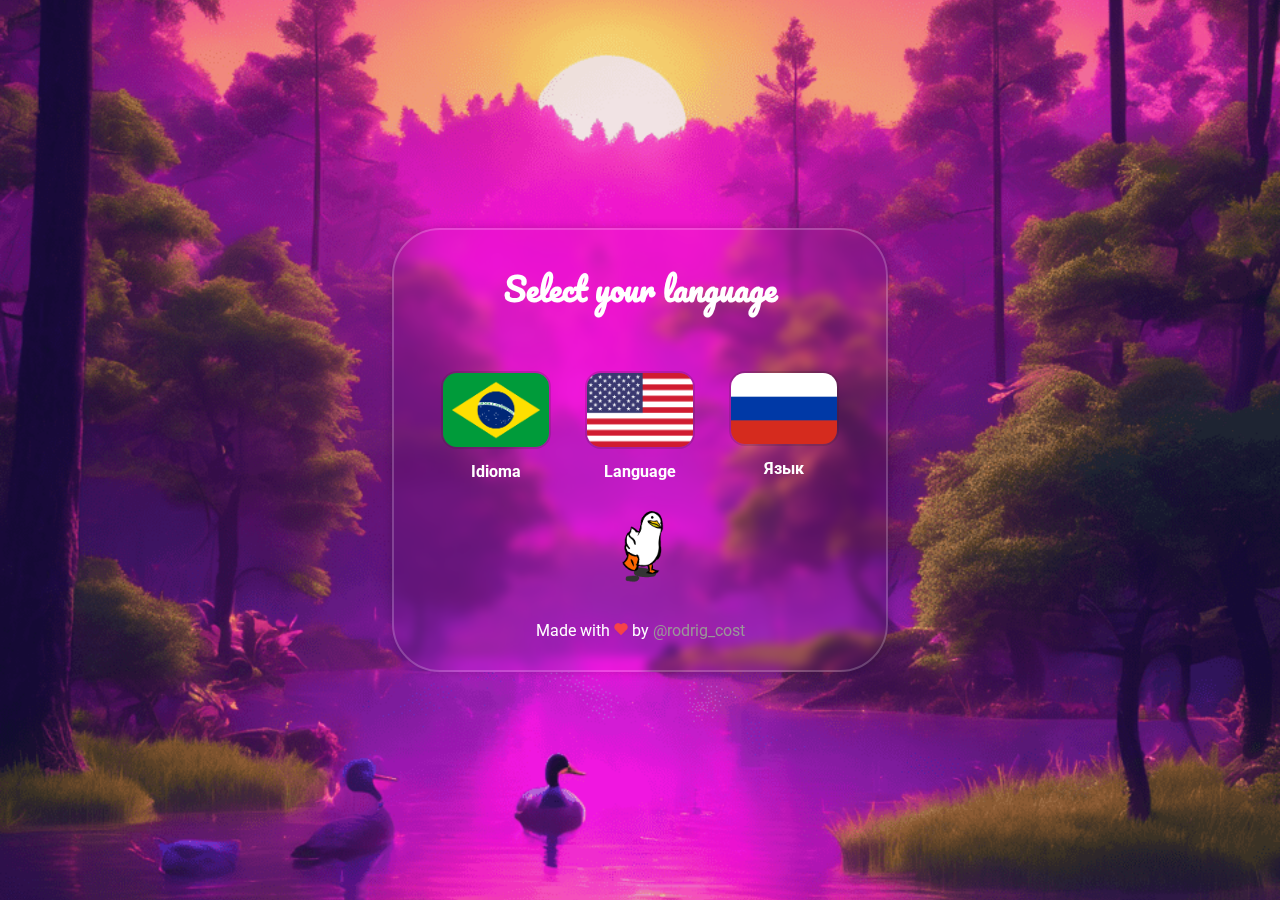
<file: index.html>
<!DOCTYPE html>
<html lang="pt-br">
  <head>
    <meta charset="UTF-8" />
    <meta name="viewport" content="width=device-width, initial-scale=1.0" />
    <link rel="preconnect" href="https://fonts.googleapis.com" />
    <link rel="preconnect" href="https://fonts.gstatic.com" crossorigin />
    <link
      href="https://fonts.googleapis.com/css2?family=Pacifico&family=Roboto&display=swap"
      rel="stylesheet"
    />
    <!-- Add booststrap link -->
    <link
      href="https://cdn.jsdelivr.net/npm/bootstrap@5.3.2/dist/css/bootstrap.min.css"
      rel="stylesheet"
      integrity="sha384-T3c6CoIi6uLrA9TneNEoa7RxnatzjcDSCmG1MXxSR1GAsXEV/Dwwykc2MPK8M2HN"
      crossorigin="anonymous"
    />

    <!-- lib - animation -->

    <link rel="stylesheet" href="https://unpkg.com/aos@next/dist/aos.css" />

    <!-- css -->
    <link rel="stylesheet" href="./linguage.style.css" />

    <title>Language</title>
  </head>
  <body>
    <div
      class="container"
      class="flag-subtittle"
      data-aos="flip-right"
      data-aos-easing="linear"
      data-aos-duration="1000"
    >
      <!-- linguages container -->
      <h1
        class="tittle"
        data-aos="zoom-in-down"
        data-aos-easing="linear"
        data-aos-duration="1000"
      >
        Select your language
      </h1>
      <div class="conatiner container-flags">
        <!-- <div class="Br-container flag-c">
          <a href="z-br-page.html">
            <img src="/img/flag-br.png" class="country-flags" />
          </a>
          <p class="flag-subtittle">Idioma</p>
        </div> -->
        <div class="En-container flag-c">
          <a href="z-br-page.html">
            <img src="./img/flag-br.png" class="country-flags" />
          </a>
          <p
            class="flag-subtittle"
            data-aos="flip-right"
            data-aos-easing="linear"
            data-aos-duration="1200"
          >
            Idioma
          </p>
        </div>
        <div class="En-container flag-c">
          <a href="z-eng-page.html">
            <img src="./img/Eua-flag.png" class="country-flags" />
          </a>
          <p
            class="flag-subtittle"
            data-aos="flip-right"
            data-aos-easing="linear"
            data-aos-duration="1200"
          >
            Language
          </p>
        </div>
        <div class="Ru-container flag-c">
          <a href="z-russ-page.html">
            <img src="./img/Russ-flag.png" class="country-flags" />
          </a>
          <p
            class="flag-subtittle"
            data-aos="fade-up"
            data-aos-easing="linear"
            data-aos-duration="700"
          >
            Язык
          </p>
        </div>
      </div>
      <div class="duck">
        <img src="./img/duck-gif.gif" class="duck-gif" />
      </div>
      <!-- footer -->
      <footer class="footer">
        Made with
        <svg
          xmlns="http://www.w3.org/2000/svg"
          width="14"
          height="14"
          viewBox="0 0 24 24"
          fill="#f64348"
          stroke="#f64348"
          stroke-width="2"
          stroke-linecap="round"
          stroke-linejoin="round"
        >
          <path
            d="M20.84 4.61a5.5 5.5 0 0 0-7.78 0L12 5.67l-1.06-1.06a5.5 5.5 0 0 0-7.78 7.78l1.06 1.06L12 21.23l7.78-7.78 1.06-1.06a5.5 5.5 0 0 0 0-7.78z"
          ></path>
        </svg>
        by
        <a
          href="https://github.com/Rodrygocost"
          target="_blank"
          class="link-footer"
        >
          @rodrig_cost</a
        >
      </footer>
    </div>
    <!-- Add bootstrap script -->
    <script
      src="https://cdn.jsdelivr.net/npm/bootstrap@5.3.2/dist/js/bootstrap.bundle.min.js"
      integrity="sha384-C6RzsynM9kWDrMNeT87bh95OGNyZPhcTNXj1NW7RuBCsyN/o0jlpcV8Qyq46cDfL"
      crossorigin="anonymous"
    ></script>

    <!-- lib animation - js -->

    <script src="https://unpkg.com/aos@next/dist/aos.js"></script>
    <script>
      AOS.init();
    </script>
  </body>
</html>
</file>
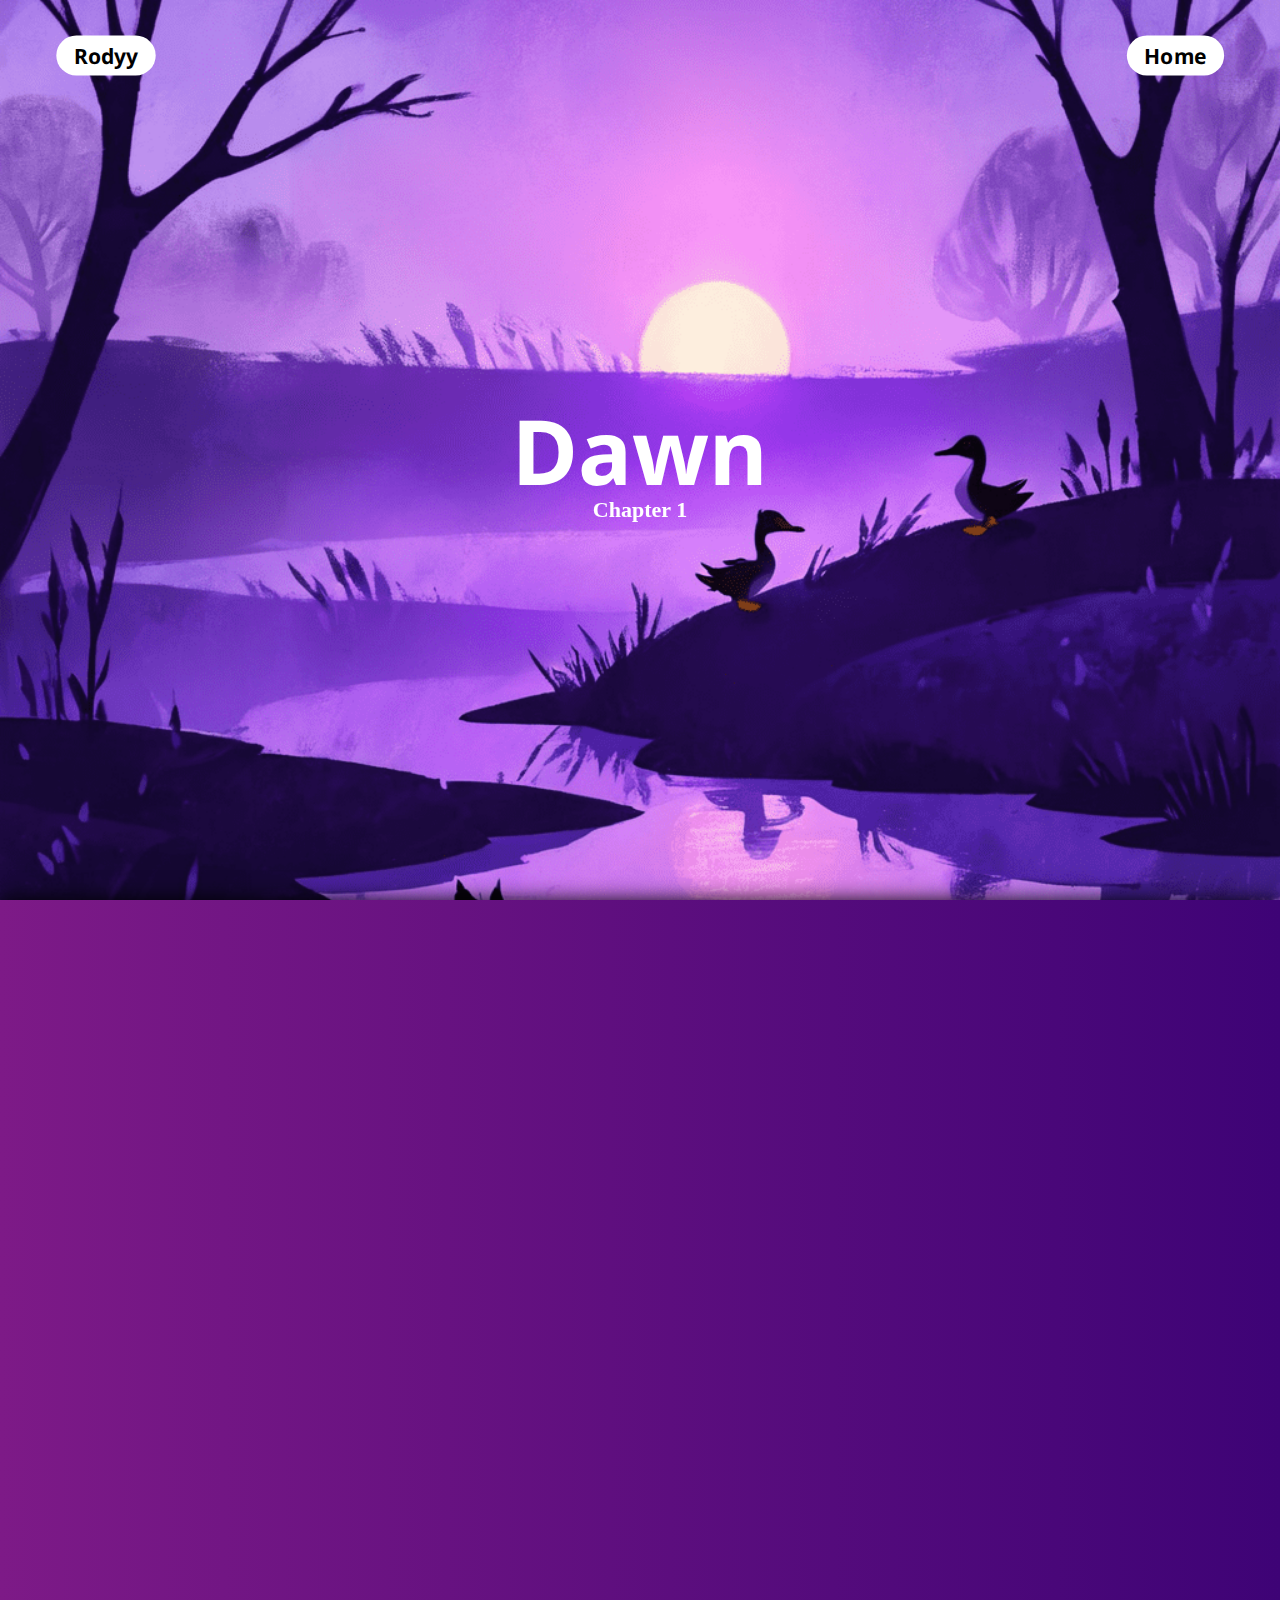
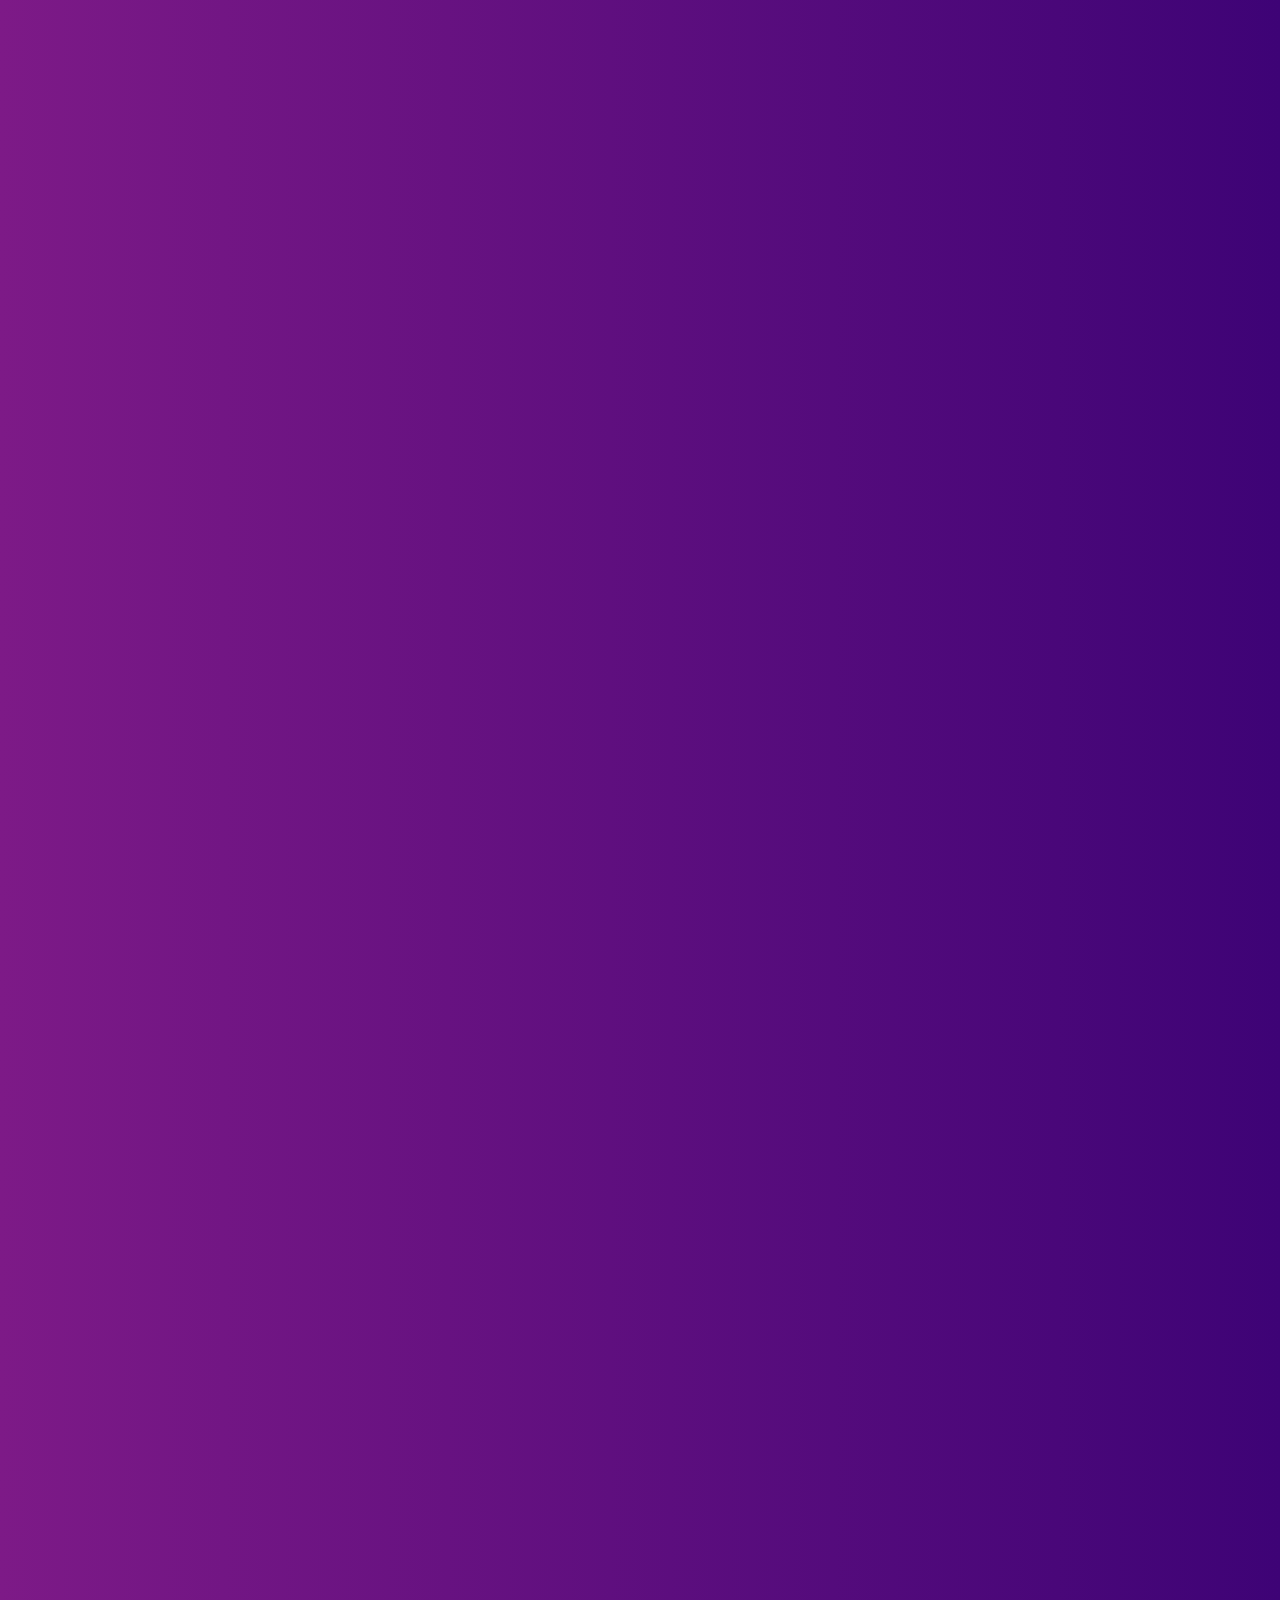
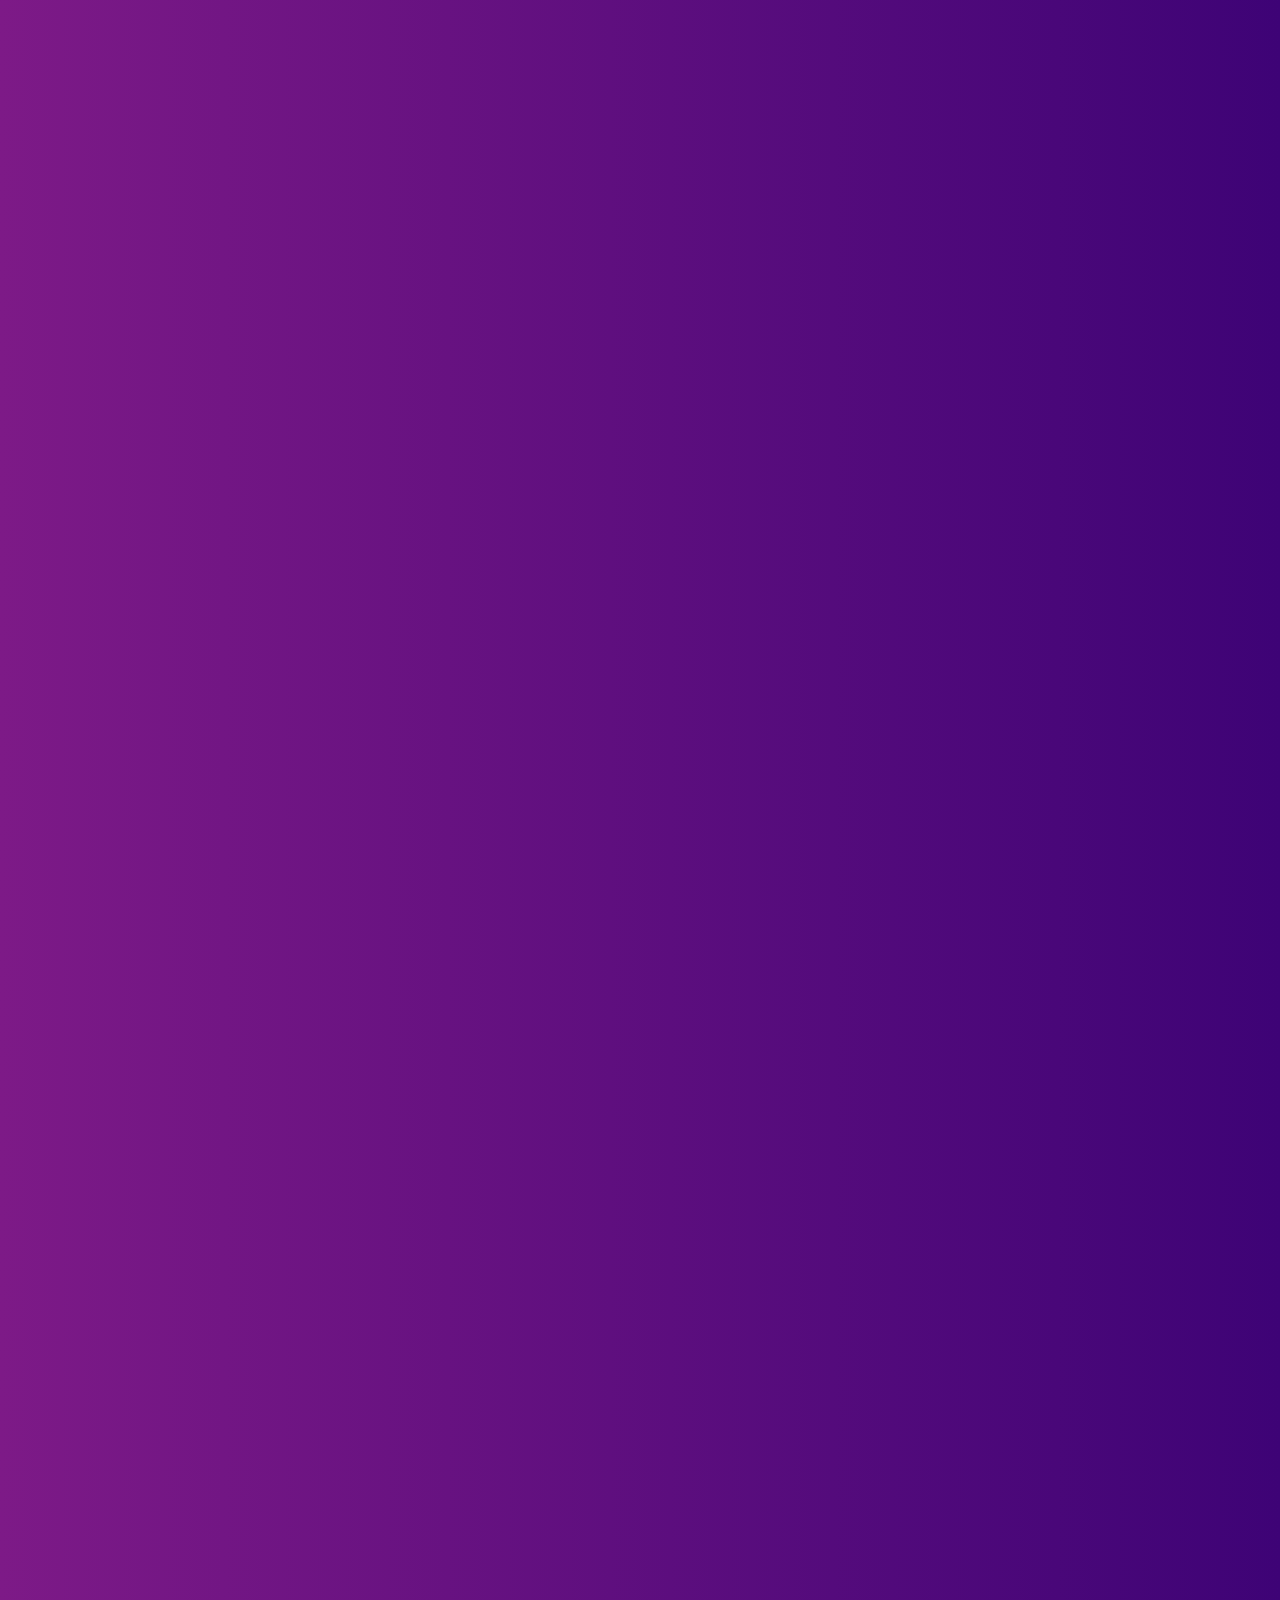
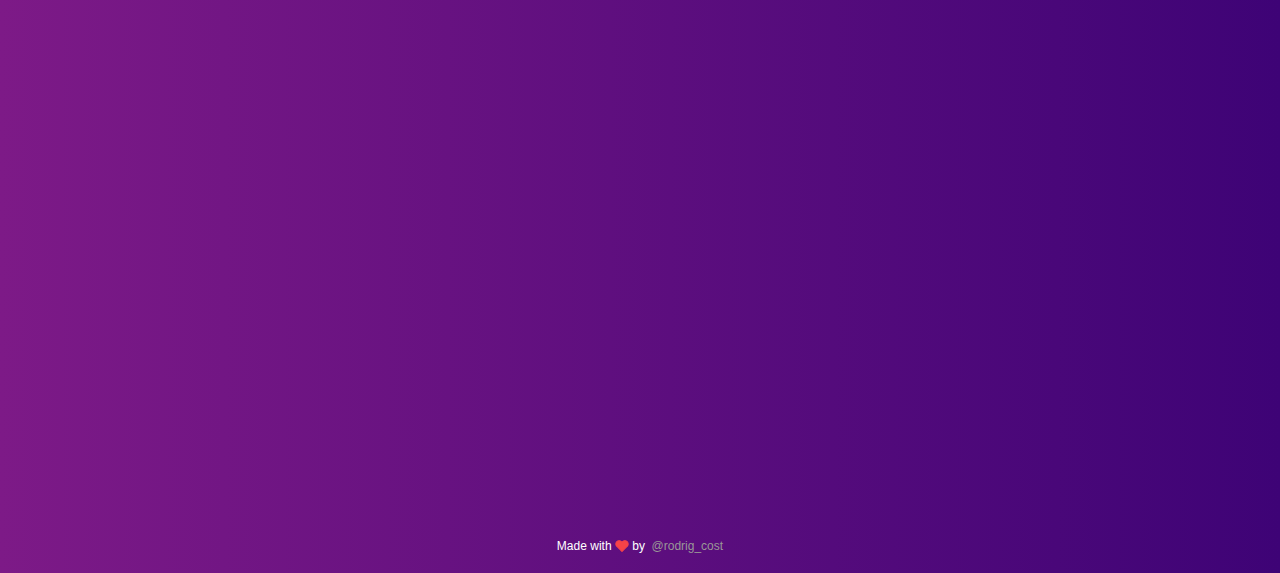
<file: chap-1-eng.html>
<!DOCTYPE html>
<html lang="eng-eua">
  <head>
    <meta charset="UTF-8" />
    <meta name="viewport" content="width=device-width, initial-scale=1.0" />
    <link rel="stylesheet" href="./chapters.style.css" />
    <link rel="preconnect" href="https://fonts.googleapis.com" />
    <link rel="preconnect" href="https://fonts.gstatic.com" crossorigin />
    <link
      href="https://fonts.googleapis.com/css2?family=Noto+Sans&display=swap"
      rel="stylesheet"
    />
    <!-- lib - animation -->

    <link rel="stylesheet" href="https://unpkg.com/aos@next/dist/aos.css" />

    <!-- Add booststrap link -->
    <link
      href="https://cdn.jsdelivr.net/npm/bootstrap@5.3.2/dist/css/bootstrap.min.css"
      rel="stylesheet"
      integrity="sha384-T3c6CoIi6uLrA9TneNEoa7RxnatzjcDSCmG1MXxSR1GAsXEV/Dwwykc2MPK8M2HN"
      crossorigin="anonymous"
    />

    <title>Chapter 1</title>
  </head>
  <body>
    <header class="navbar-h">
      <a
        href="https://github.com/Rodrygocost"
        target="_blank"
        class="link-footer"
      >
        <h1 class="navLogo">Rodyy</h1>
      </a>
      <a href="./index.html">
        <h1 class="navHome">Home</h1>
      </a>
    </header>
    <div class="main-parallax" id="main-parallax">
      <h1 class="parallax-tittle" id="main-text" data-aos="zoom-in-up"
      data-aos-easing="linear"
      data-aos-duration="1500">Dawn</h1>
      <p class="parallax-subtittle" data-aos="zoom-in-up"
      data-aos-easing="linear"
      data-aos-duration="1500">Chapter 1</p>
    </div>
    <div class="main-text">
      <div class="main-blur" data-aos="fade-up"
      data-aos-easing="linear"
      data-aos-duration="1200">
        <h1 class="history-tittle">Chapter 1</h1>
        <p class="history-text">
          Sometimes we wake up every day and find ourselves facing many problems and difficulties, 
          whether they are big barriers or small walls. The truth is that we never stop to think about
           how we choose to deal with it and how it affects us.<br>
          In a time long past our own, which came long before the creation of time itself and the counting 
          of years. The first life forms to be created were the descendants of the sun and the descendants 
          of the moon. Both peoples had their own ways of acting and thinking. 
          The children of the sun shone with the light of their ancestors, while with the children of the moon, 
          we can see all the delicacy and brilliance of the moon.
          <br>But since they didn't have their own light, it was common for them to reflect the brightness of 
          the children of the sun so that both could always live together and, at the same time, be distant, 
          because perhaps the most intriguing fact about this strange land is that everyone always knew that in reality, 
          the two sides of this same world were separated by a barrier that could not be seen or touched, from the center 
          of the earth to the home of the heavenly beings high up in the heavens. And 
          if anyone dared to touch this barrier, the wrath of the celestials would immediately fall upon them, and they 
          would be immediately punished having their lives completely erased in the same instant, which would separate them for 
          all eternity. So even if these beings needed each other very much, they never even exchanged a few glances, not 
          for a bad reason, just because they had no choice but 
          to respect the will of the heavenly celestial beings to leave both sides apart, since they could in no way do anything to change this.
        </p>
        <img class="history-img" src="./img/FT1.jpg" data-aos="flip-left"
        data-aos-easing="linear"
        data-aos-duration="1200">
        <p class="history-text">But apparently, sometimes there are those who always think
          a little out of the box, those who always want to look for a different
          way of doing something instead of just accepting the way everyone wants something done.
           Not that's a bad thing, far from it, I think the world could perhaps
          be a little more like this for a change.
          
          <br>
          It just so happens that one day we come across a certain descendant of the sun who could very well fit into this
          class of always living beyond his own mind, a hitherto ordinary guy that we can call Sunset was
          wandering around, lost in his own thoughts, when he suddenly came across a curious scene of a girl observing a tree and writing everything down in her simple notebook. She was a descendant of the moon—that's right, from the other side of the wall.
          A scene that left Sunset quite intrigued and thoughtful.
          So he watched for a while, until he realized that the girl was actually taking note of the behavior of some birds that lived in that tree. This fact intrigued him, since a scene like that was something that wasn't a very common occurrence for beings of that time, so he believed it when he realized he finally found someone who could think beyond, just like him.
          <br>
          Sunset approached the wall and greeted the girl with a nice smile. She seemed delighted and ended up 
          returning the kindness. At that moment, Sunset ended up pulling a book out of her pocket—a small book 
          of poems—choosing your favorite and showing  it to her. She seemed confused by it all. At that moment,
           he ended up pointing at the girl as if he were questioning her about what her name would be; that's when 
           she raised her notebook with her name written. Sunset came across very  different shapes and unique lines, 
           until he realizes they had totally different languages.
          <br>
          So what can Sunset do to find out more about the girl who caught your attention? Could this be a sign that, in fact, the celestial beings do not want the two to meet? Could this, then, be a second wall separating the two?        
        </p>
          <img class="history-img" src="./img/FT2.jpg" data-aos="flip-left"
          data-aos-easing="linear"
          data-aos-duration="1200">
          <p class="history-text">
            That's when the girl observed his confused reaction to her answer—that she understood that they were two totally different 
            languages, which made her think a little and caught his attention. Sunset was noted slowly as the girl pointed to herself and, 
            soon after, pointed to the moonlight reflected in a puddle of water on the floor, on the other side of the wall. 
             With her advanced intellect, Sunset understood that the girl was called Moonlight, and she did it at the same point as yourself 
            and then made the sign that he seemed to ask her to wait for him. Then they both looked carefully and noticed that the sun was 
            beginning to disappear over the horizon, since they both spent the whole afternoon talking, and it was here that Sunset pointed at himself. 
            At the sun that was slowly descending through the horizon, Moonlight immediately understood and recognized his name as Sunset, 
            giving a beautiful smile. In that world, the sun and moon were born on both sides and corresponded to their children. And like the sun that rises and then sets on the same side, the moon follows the same pattern. 
            Somehow, the celestial beings of this world eventually made the moon capable of storing some of the sunlight for use at night, a unique and certain inexplicable form of this 
            strangely well-organized land.
          </p>
          <img class="history-img" src="./img/FT3.jpg" data-aos="flip-left"
          data-aos-easing="linear"
          data-aos-duration="1200">
      </div>
      
      <div class="next-chap" >
      <a href="./chap-2-eng.html" class="next-chap-btn">
        <button type="button" class="btn btn-outline-light read-btn"  data-aos="zoom-in-up"
        data-aos-easing="linear"
        data-aos-duration="1000">
          Next chapter ➜
        </button>
      </a>
    </div>
      <footer class="footer">
        Made with
        ‎
        <svg
          xmlns="http://www.w3.org/2000/svg"
          width="14"
          height="14"
          viewBox="0 0 24 24"
          fill="#f64348"
          stroke="#f64348"
          stroke-width="2"
          stroke-linecap="round"
          stroke-linejoin="round"
        >
          <path
            d="M20.84 4.61a5.5 5.5 0 0 0-7.78 0L12 5.67l-1.06-1.06a5.5 5.5 0 0 0-7.78 7.78l1.06 1.06L12 21.23l7.78-7.78 1.06-1.06a5.5 5.5 0 0 0 0-7.78z"
          ></path>
        </svg>
        ‎
        by
        ‎

        <a
          href="https://github.com/Rodrygocost"
          target="_blank"
          class="link-footer"
        >
        ‎ @rodrig_cost</a
        
      </footer>
    </div>

         <!-- Add bootstrap script -->
    <script
    src="https://cdn.jsdelivr.net/npm/bootstrap@5.3.2/dist/js/bootstrap.bundle.min.js"
    integrity="sha384-C6RzsynM9kWDrMNeT87bh95OGNyZPhcTNXj1NW7RuBCsyN/o0jlpcV8Qyq46cDfL"
    crossorigin="anonymous"
  ></script>


        <!-- lib animation - js -->

        <script src="https://unpkg.com/aos@next/dist/aos.js"></script>
        <script>
          AOS.init();
        </script>
  </body>
</html>
</file>
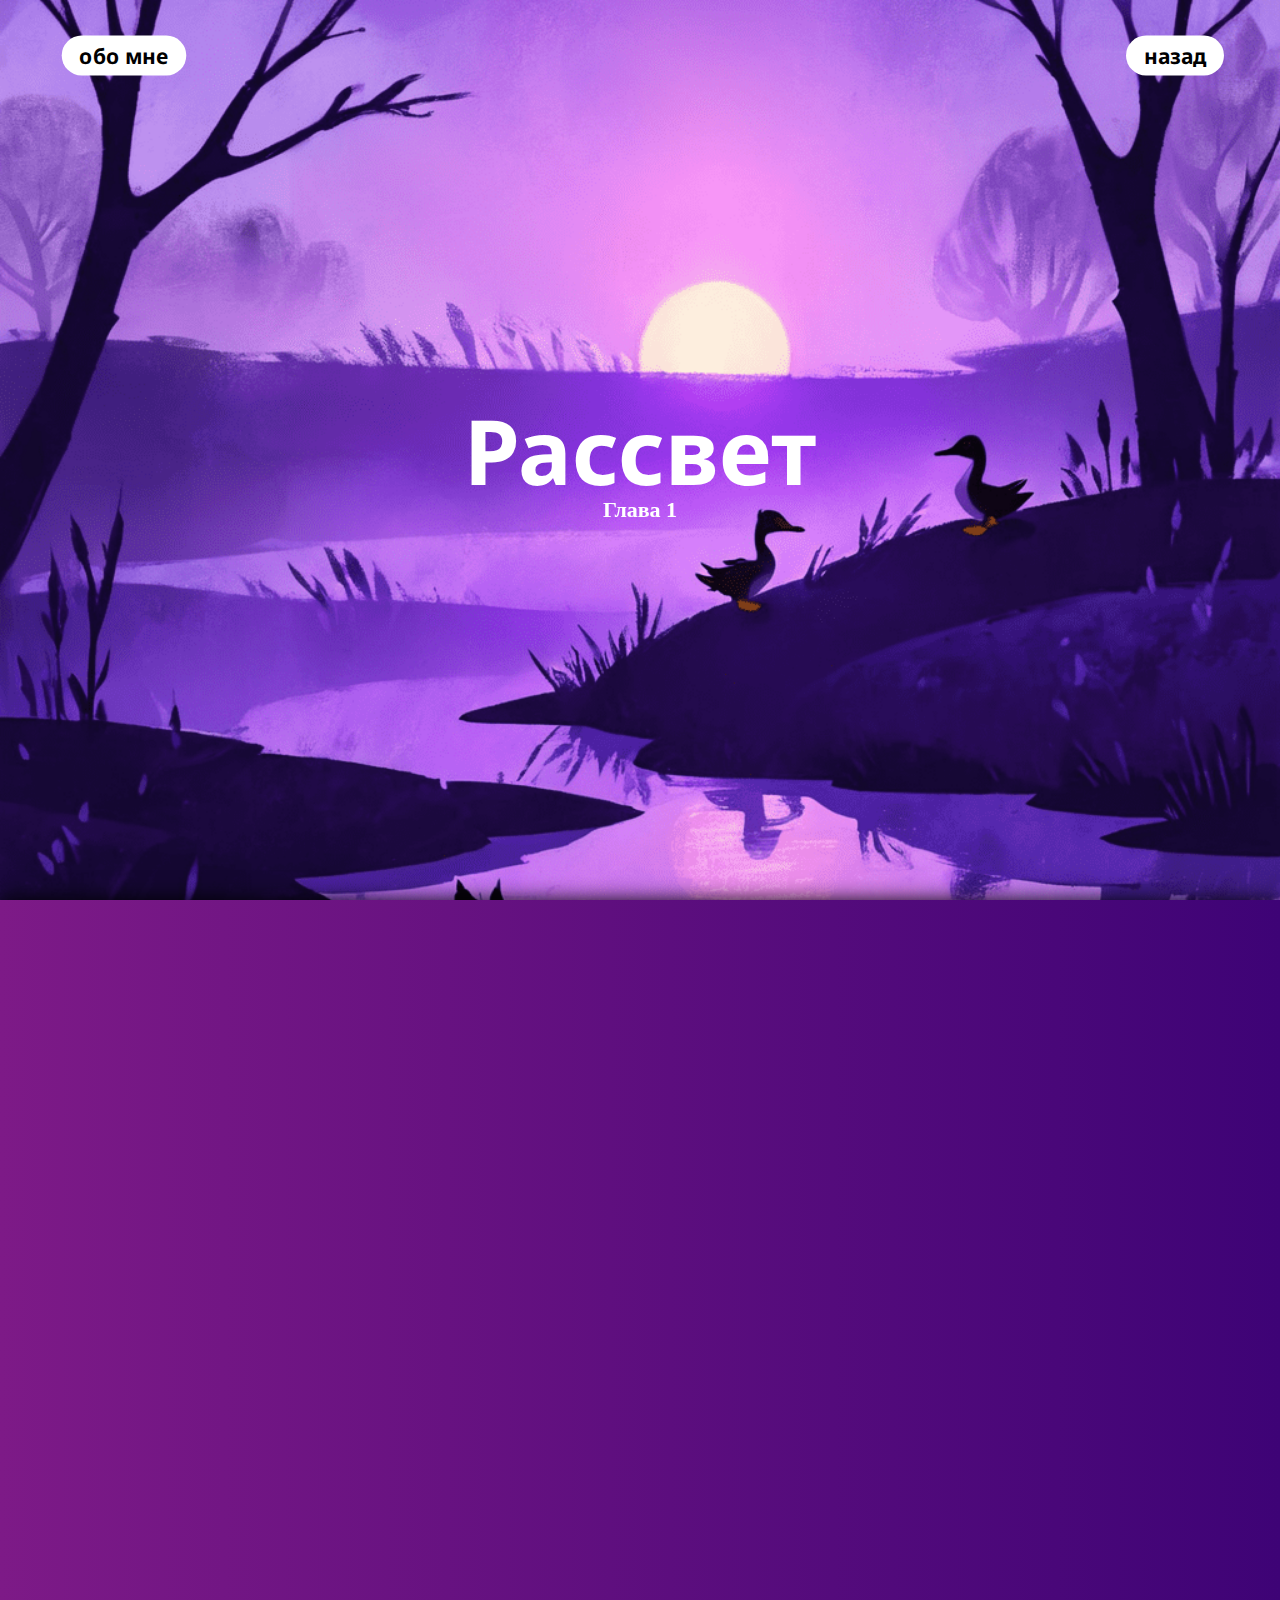
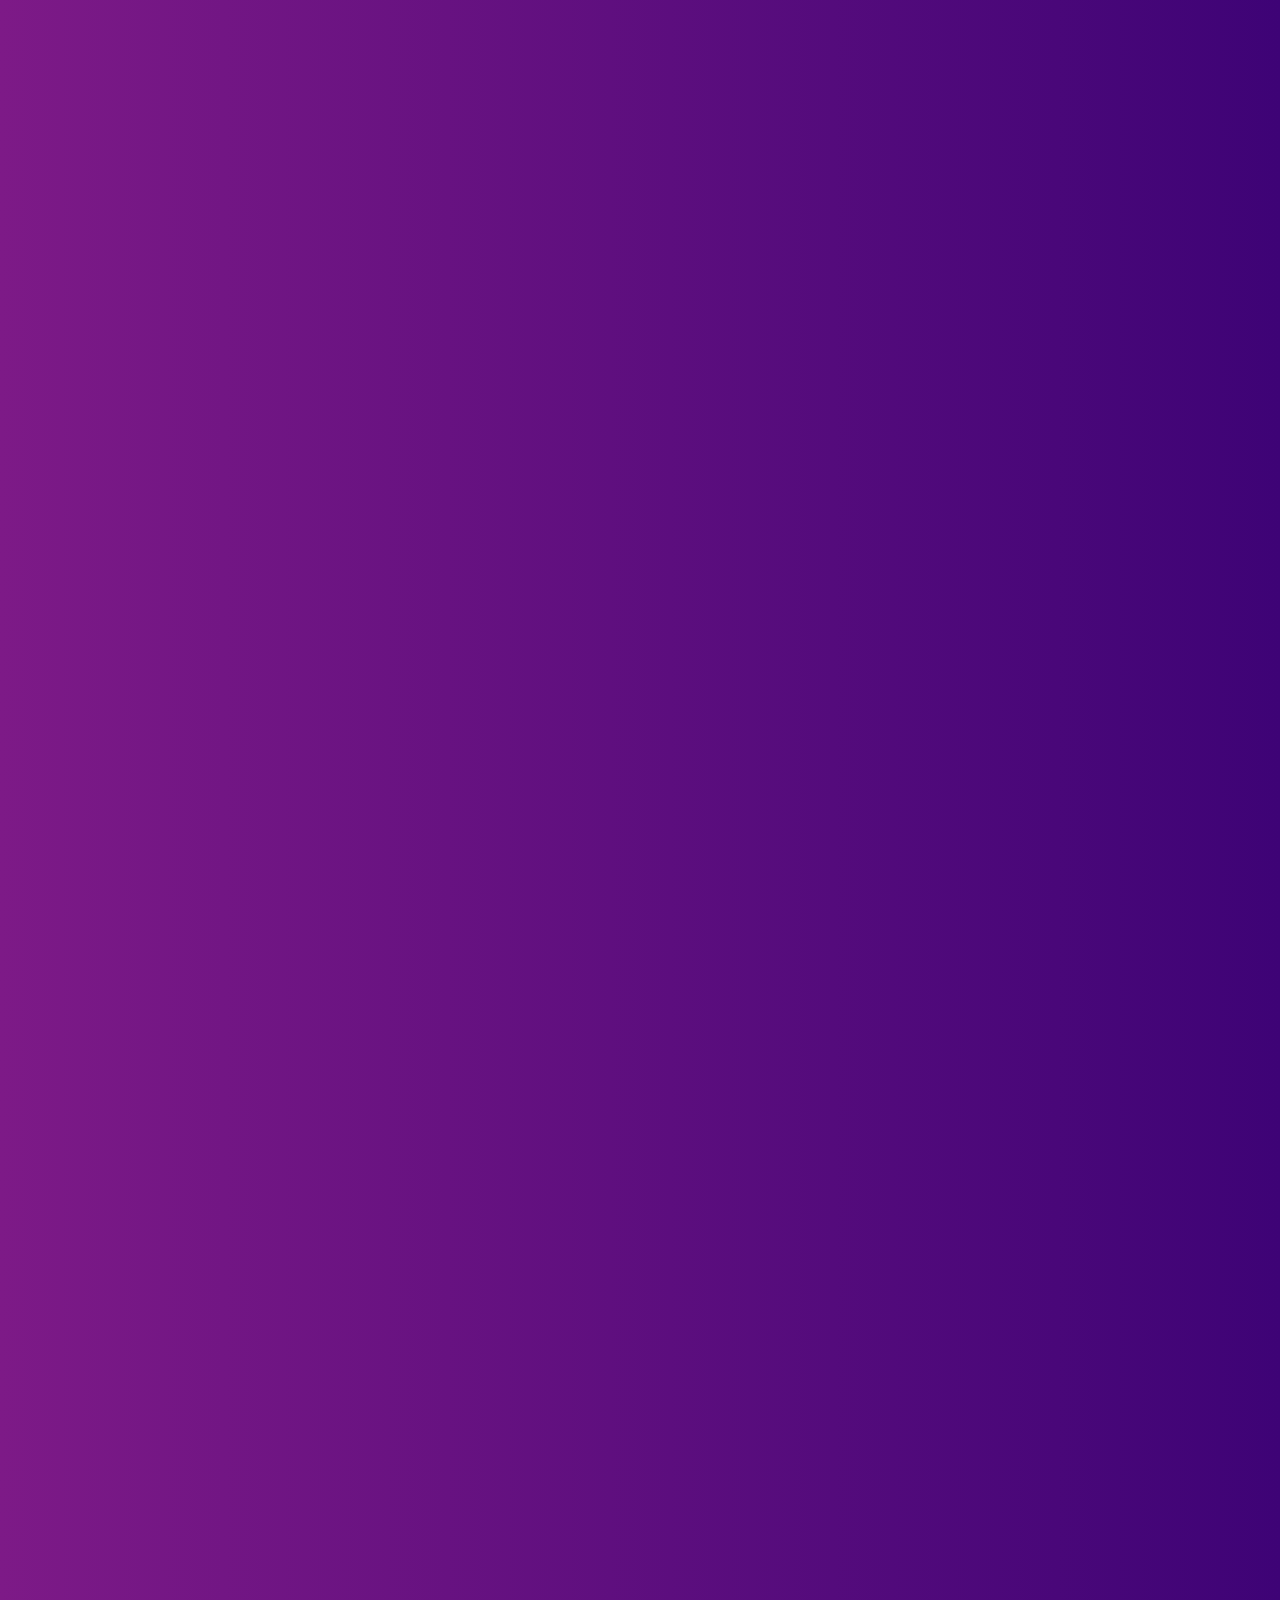
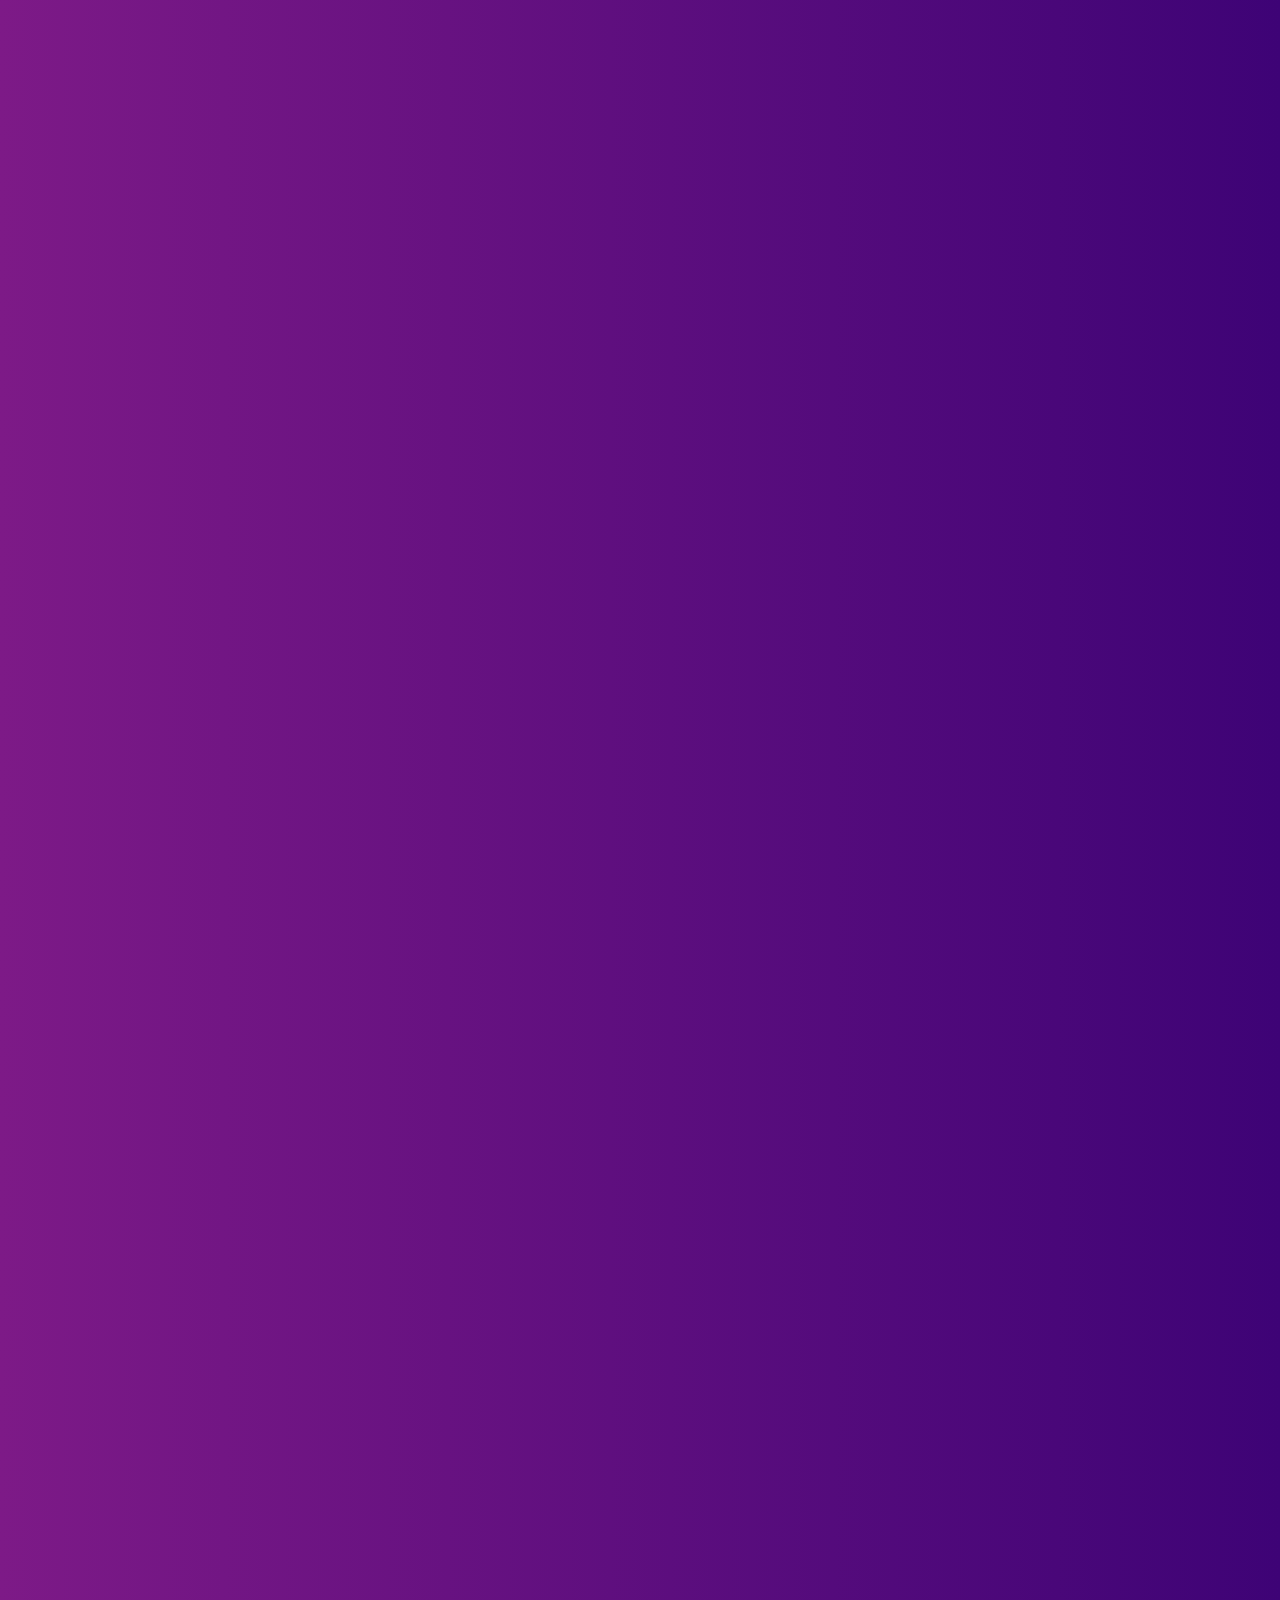
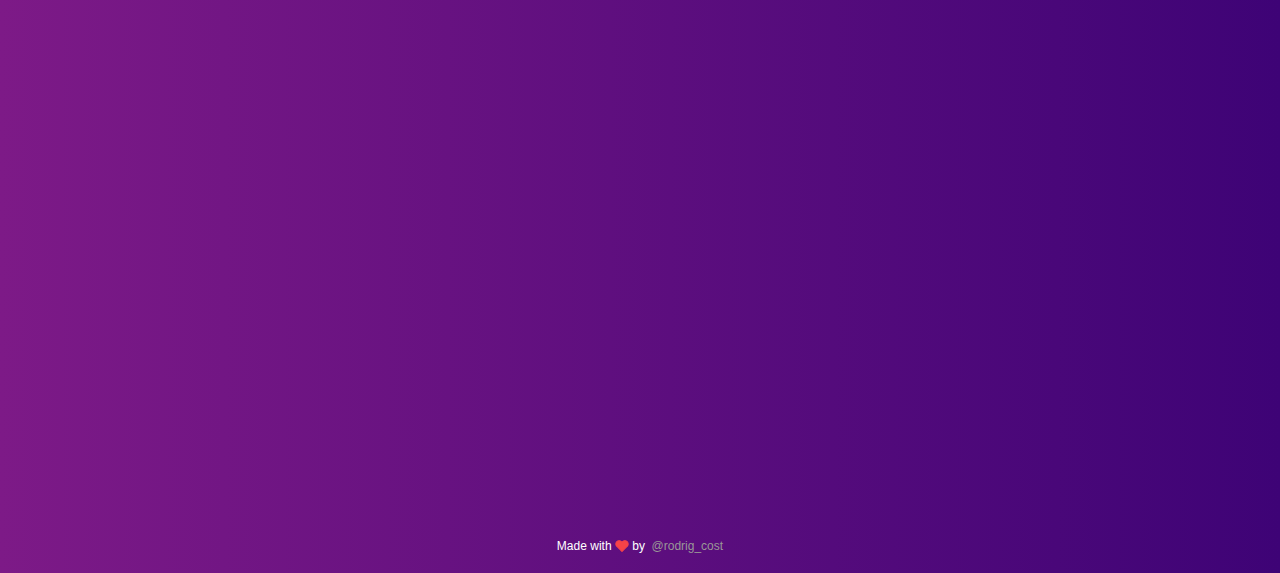
<file: chap-1-rus.html>
<!DOCTYPE html>
<html lang="russ-rus">
  <head>
    <meta charset="UTF-8" />
    <meta name="viewport" content="width=device-width, initial-scale=1.0" />
    <link rel="stylesheet" href="./chapters.style.css" />
    <link rel="preconnect" href="https://fonts.googleapis.com" />
    <link rel="preconnect" href="https://fonts.gstatic.com" crossorigin />
    <link
      href="https://fonts.googleapis.com/css2?family=Noto+Sans&display=swap"
      rel="stylesheet"
    />
    <!-- lib - animation -->

    <link rel="stylesheet" href="https://unpkg.com/aos@next/dist/aos.css" />

    <!-- Add booststrap link -->
    <link
      href="https://cdn.jsdelivr.net/npm/bootstrap@5.3.2/dist/css/bootstrap.min.css"
      rel="stylesheet"
      integrity="sha384-T3c6CoIi6uLrA9TneNEoa7RxnatzjcDSCmG1MXxSR1GAsXEV/Dwwykc2MPK8M2HN"
      crossorigin="anonymous"
    />

    <title>Глава 1</title>
  </head>
  <body>
    <header class="navbar-h">
      <a
        href="https://github.com/Rodrygocost"
        target="_blank"
        class="link-footer"
      >
        <h1 class="navLogo">обо мне</h1>
      </a>
      <a href="./index.html">
        <h1 class="navHome">назад</h1>
      </a>
    </header>
    <div class="main-parallax" id="main-parallax">
      <h1 class="parallax-tittle" id="main-text" data-aos="zoom-in-up"
      data-aos-easing="linear"
      data-aos-duration="1500">Рассвет</h1>
      <p class="parallax-subtittle" data-aos="zoom-in-up"
      data-aos-easing="linear"
      data-aos-duration="1500">Глава 1</p>
    </div>
    <div class="main-text">
      <div class="main-blur" data-aos="fade-up"
      data-aos-easing="linear"
      data-aos-duration="1200">
        <h1 class="history-tittle">Глава 1</h1>
        <p class="history-text">
          Каждый день мы сталкиваемся с многочисленными проблемами и препятствиями, 
          в том числе большими и маленькими, с которыми нам часто приходится сталкиваться, 
          когда мы начинаем свой день. Мы всегда пренебрегаем последствиями наших действий и тем, 
          как мы можем исправить ситуацию.
          <br>
          В прошлом, очень далеком от нашего, которое наступило задолго до создания самого времени
          и отсчета лет. Первыми созданными существами были потомки Солнца вместе с потомками Луны,
          оба человека имели свои собственные формы и способы действия и мышления. Дети Солнца сияли
          интенсивно, неся свет своих предков, тогда как в детях Луны мы можем заметить всю нежность 
          и лунное сияние.
          <br>
          Но поскольку у них не было собственного света, они отражали яркость детей солнца, так что и 
          те и другие всегда жили вместе, вместе и в то же время порознь, потому что, пожалуй, самым интригующим 
          фактом в этой странной стране было то, что все всегда знали, что на самом деле две стороны одного мира 
          разделены барьером, который нельзя ни увидеть, ни потрогать, который начинается в центре земли и тянется 
          до самого дома небесных существ высоко в небе, И если кто-то осмелится прикоснуться к этому барьеру, гнев
           небожителей немедленно обрушится на них, и они будут наказаны полным уничтожением своих жизней в тот же миг,
            что разлучит их навсегда, поэтому, хотя эти существа были очень нужны друг другу, они никогда не обменивались 
            даже несколькими взглядами, не по плохой причине, а потому что у них не было выбора, кроме как уважать волю небожителей, 
            чтобы оставить обе стороны разделенными, так как они ничего не могли сделать, чтобы изменить это.
        </p>
        <img class="history-img" src="./img/FT1.jpg" data-aos="flip-left"
        data-aos-easing="linear"
        data-aos-duration="1200">
        <p class="history-text">
          Но, видимо, есть те, кто всегда мыслит нестандартно, те, 
          кто всегда хочет найти другой способ сделать что-то,
           а не просто смириться с тем, как это делают все остальные.
          <br>
          Так случилось, что однажды мы наткнулись на некоего потомка Солнца, который вполне мог бы вписаться в этот класс людей, 
          всегда живущих вне своего разума. Обычный парень, которого мы можем назвать Sunset, шел по улице, погруженный в свои мысли, 
          как вдруг наткнулся на любопытную сцену, когда девушка наблюдала за деревом и записывала все в свой простой блокнот.
           Эта девушка была потомком Луны, точно, по ту сторону стены. Sunset был заинтригован и задумчив. Некоторое время он наблюдал 
           за происходящим, пока не понял, что девушка на самом деле следит за поведением птиц, живущих на этом дереве. Этот факт заинтриговал его, 
           ведь подобные сцены не так уж часто случались с существами того времени, и он поверил в это, когда понял, что наконец-то нашел человека, 
           который думает наперед так же хорошо, как и он сам.
          <br>
          Sunset подошел к стене и поприветствовал девушку красивой улыбкой, она, казалось, обрадовалась и ответила ему любезностью.]
          В этот момент Sunset достал из кармана книжку, небольшой сборник стихов, выбрал понравившийся и показал ей,
          она выглядела смущенной, тогда он указал на девушку, словно спрашивая, как ее зовут, на что она протянула блокнот с 
          написанным в нем именем. Sunset сталкивался с очень разными текстами песен с уникальными формами и линиями, пока не понял,
           что на самом деле они написаны на совершенно разных языках.
           <br>
           Что же делать Sunset, чтобы узнать больше о девушке, которая привлекла его внимание? Может ли это быть знаком того, что небесные 
           существа действительно не хотели, чтобы они встретились? Может быть, это вторая стена, разделяющая их?
          </p>
          <img class="history-img" src="./img/FT2.jpg" data-aos="flip-left"
          data-aos-easing="linear"
          data-aos-duration="1200">
          <p class="history-text">
            Заметив его растерянную реакцию на свой ответ, девушка поняла, что это два совершенно разных языка, 
            что заставило ее на мгновение задуматься и привлечь его внимание. Sunset медленно наблюдал, как девушка указывает на себя,
             а затем указывает на лунный свет, отражающийся в луже воды на земле по другую сторону стены, и с его развитым интеллектом Sunset понял, 
             что девушку зовут Moonlight, что заставило его указать на себя, а затем сделать знак, который, казалось, просил ее подождать его. 
             Присмотревшись, они поняли, что солнце начинает исчезать за горизонтом, ведь они оба проговорили весь день, и тут Закат указал на себя,
              а затем на солнце, которое медленно опускалось за горизонт, и Мунлигт сразу понял, что его зовут Sunset, и с улыбкой узнал его. 
              В том мире солнце и луна всходили только с двух сторон, соответствующих их детям, в то время как солнце всходило, а затем снова опускалось
               с той же стороны, луна делала то же самое. Каким-то образом небесные существа того мира в конце концов сделали так, что луна смогла хранить 
               часть солнечного света, чтобы использовать его ночью, - уникальная и несколько необъяснимая особенность этой странно устроенной земли.
          </p>
          <img class="history-img" src="./img/FT3.jpg" data-aos="flip-left"
          data-aos-easing="linear"
          data-aos-duration="1200">
      </div>
      
      <div class="next-chap" >
      <a href="./chap-2-rus.html" class="next-chap-btn">
        <!-- data-aos="zoom-in-up"
        data-aos-easing="linear"
        data-aos-duration="1300" -->
        <button type="button" class="btn btn-outline-light read-btn"  data-aos="zoom-in-up"
        data-aos-easing="linear"
        data-aos-duration="1000">
        Следующая глава ➜
        </button>
      </a>
    </div>
      <footer class="footer">
        Made with
        ‎
        <svg
          xmlns="http://www.w3.org/2000/svg"
          width="14"
          height="14"
          viewBox="0 0 24 24"
          fill="#f64348"
          stroke="#f64348"
          stroke-width="2"
          stroke-linecap="round"
          stroke-linejoin="round"
        >
          <path
            d="M20.84 4.61a5.5 5.5 0 0 0-7.78 0L12 5.67l-1.06-1.06a5.5 5.5 0 0 0-7.78 7.78l1.06 1.06L12 21.23l7.78-7.78 1.06-1.06a5.5 5.5 0 0 0 0-7.78z"
          ></path>
        </svg>
        ‎
        by
        ‎

        
        <a
          href="https://github.com/Rodrygocost"
          target="_blank"
          class="link-footer"
        >
        ‎ @rodrig_cost</a
        
      </footer>
    </div>

         <!-- Add bootstrap script -->
    <script
    src="https://cdn.jsdelivr.net/npm/bootstrap@5.3.2/dist/js/bootstrap.bundle.min.js"
    integrity="sha384-C6RzsynM9kWDrMNeT87bh95OGNyZPhcTNXj1NW7RuBCsyN/o0jlpcV8Qyq46cDfL"
    crossorigin="anonymous"
  ></script>


        <!-- lib animation - js -->

        <script src="https://unpkg.com/aos@next/dist/aos.js"></script>
        <script>
          AOS.init();
        </script>
  </body>
</html>
</file>
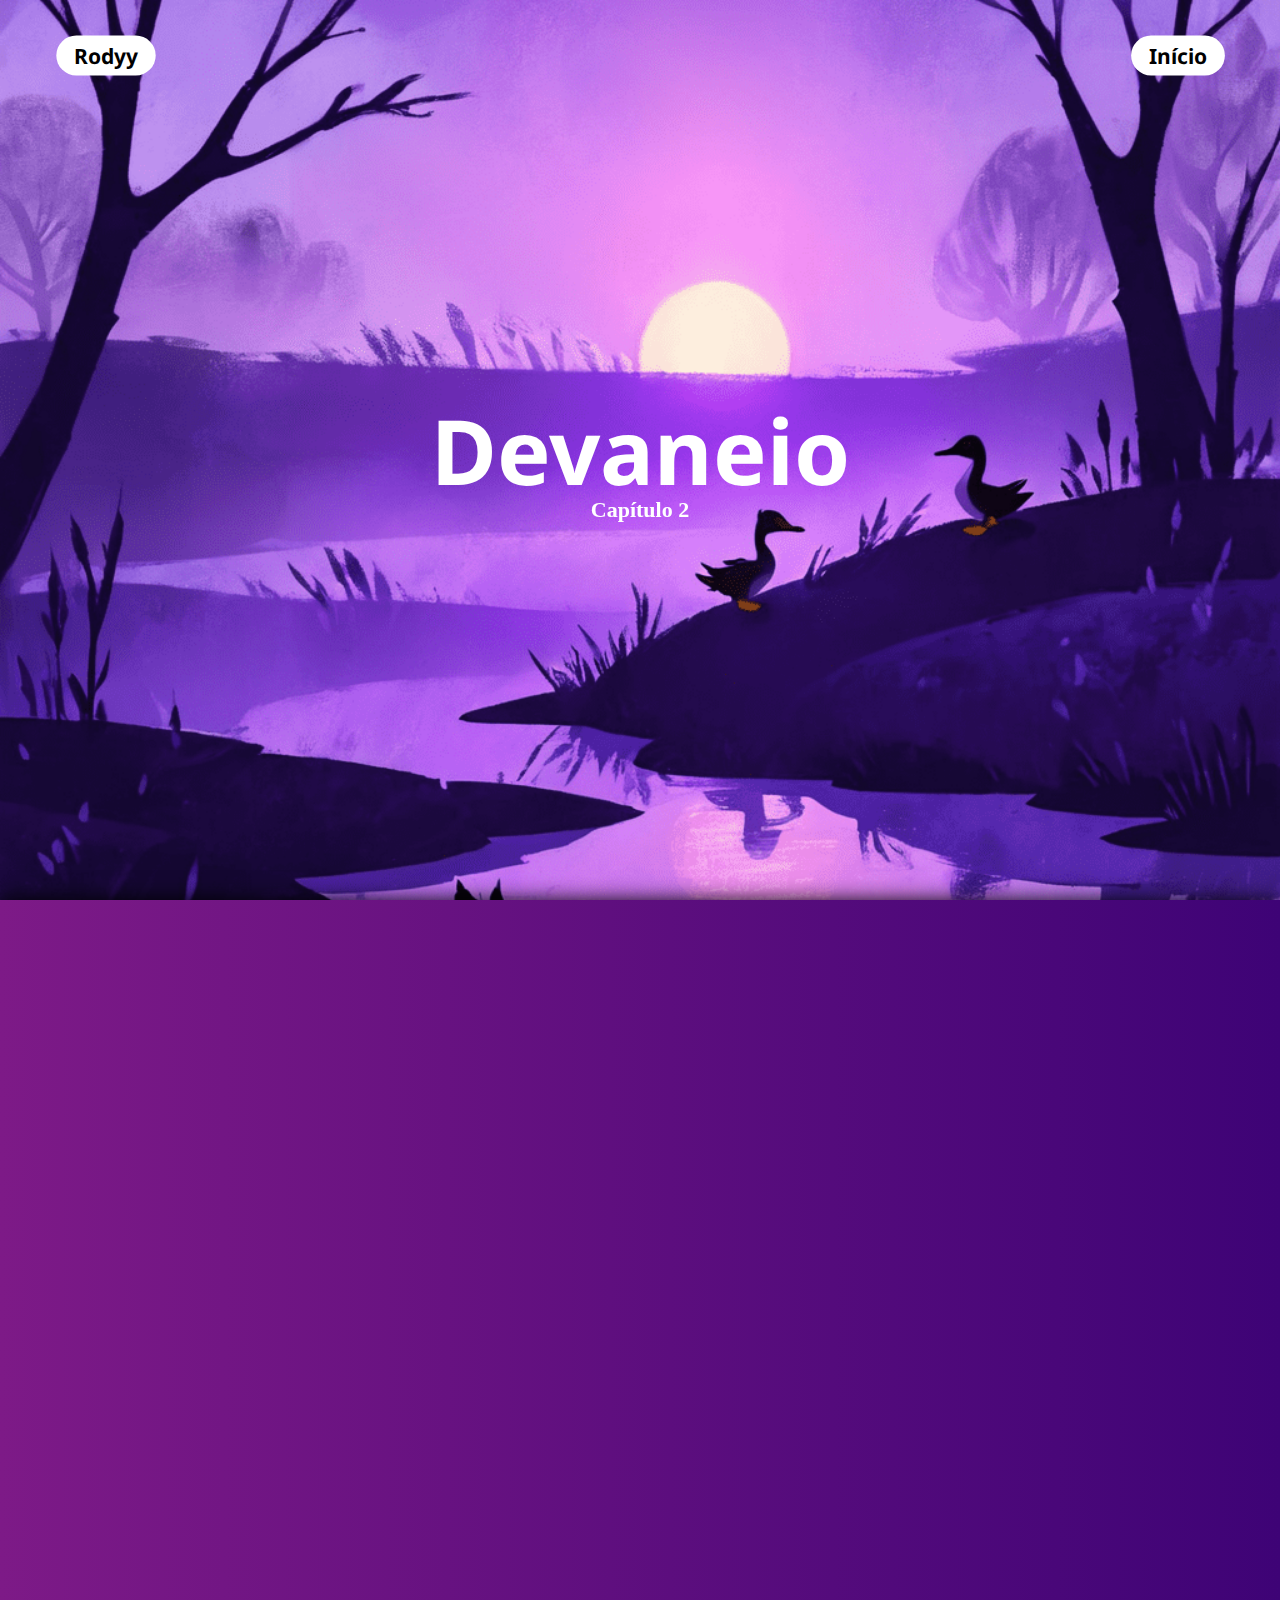
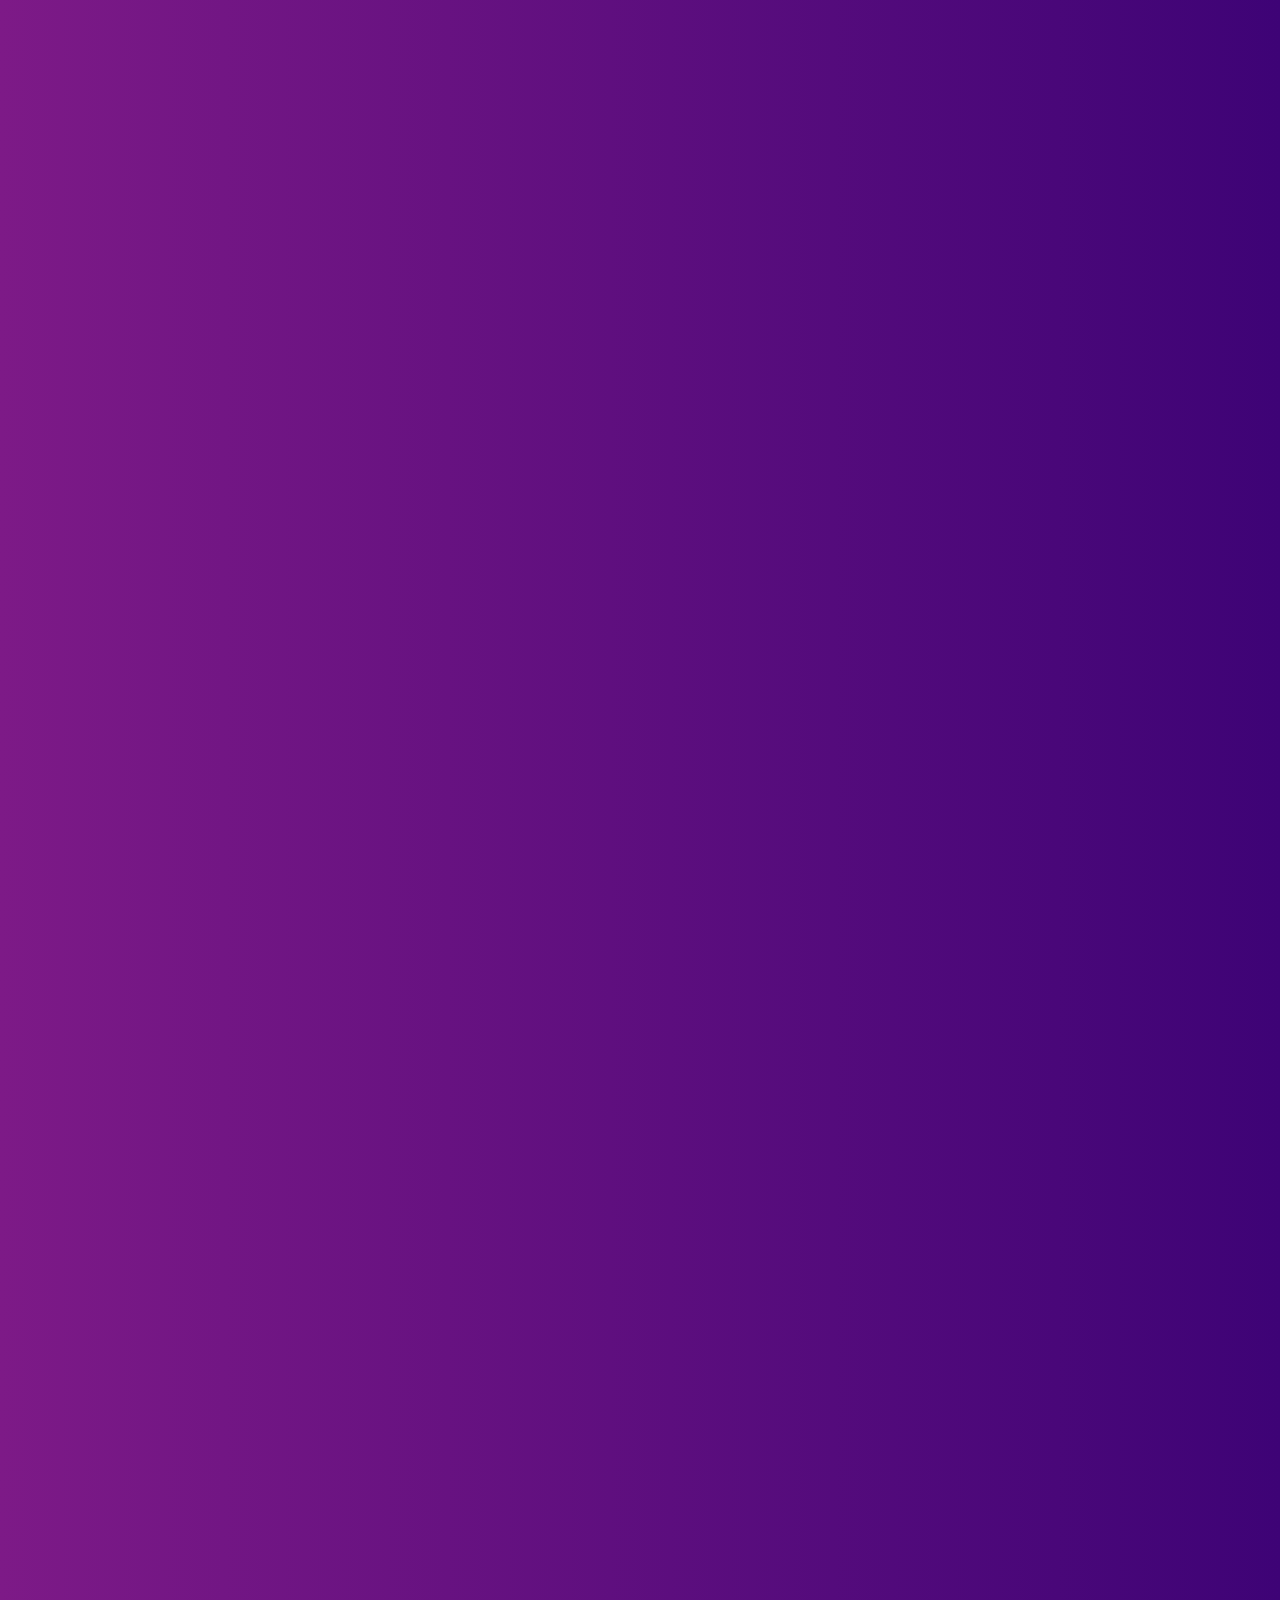
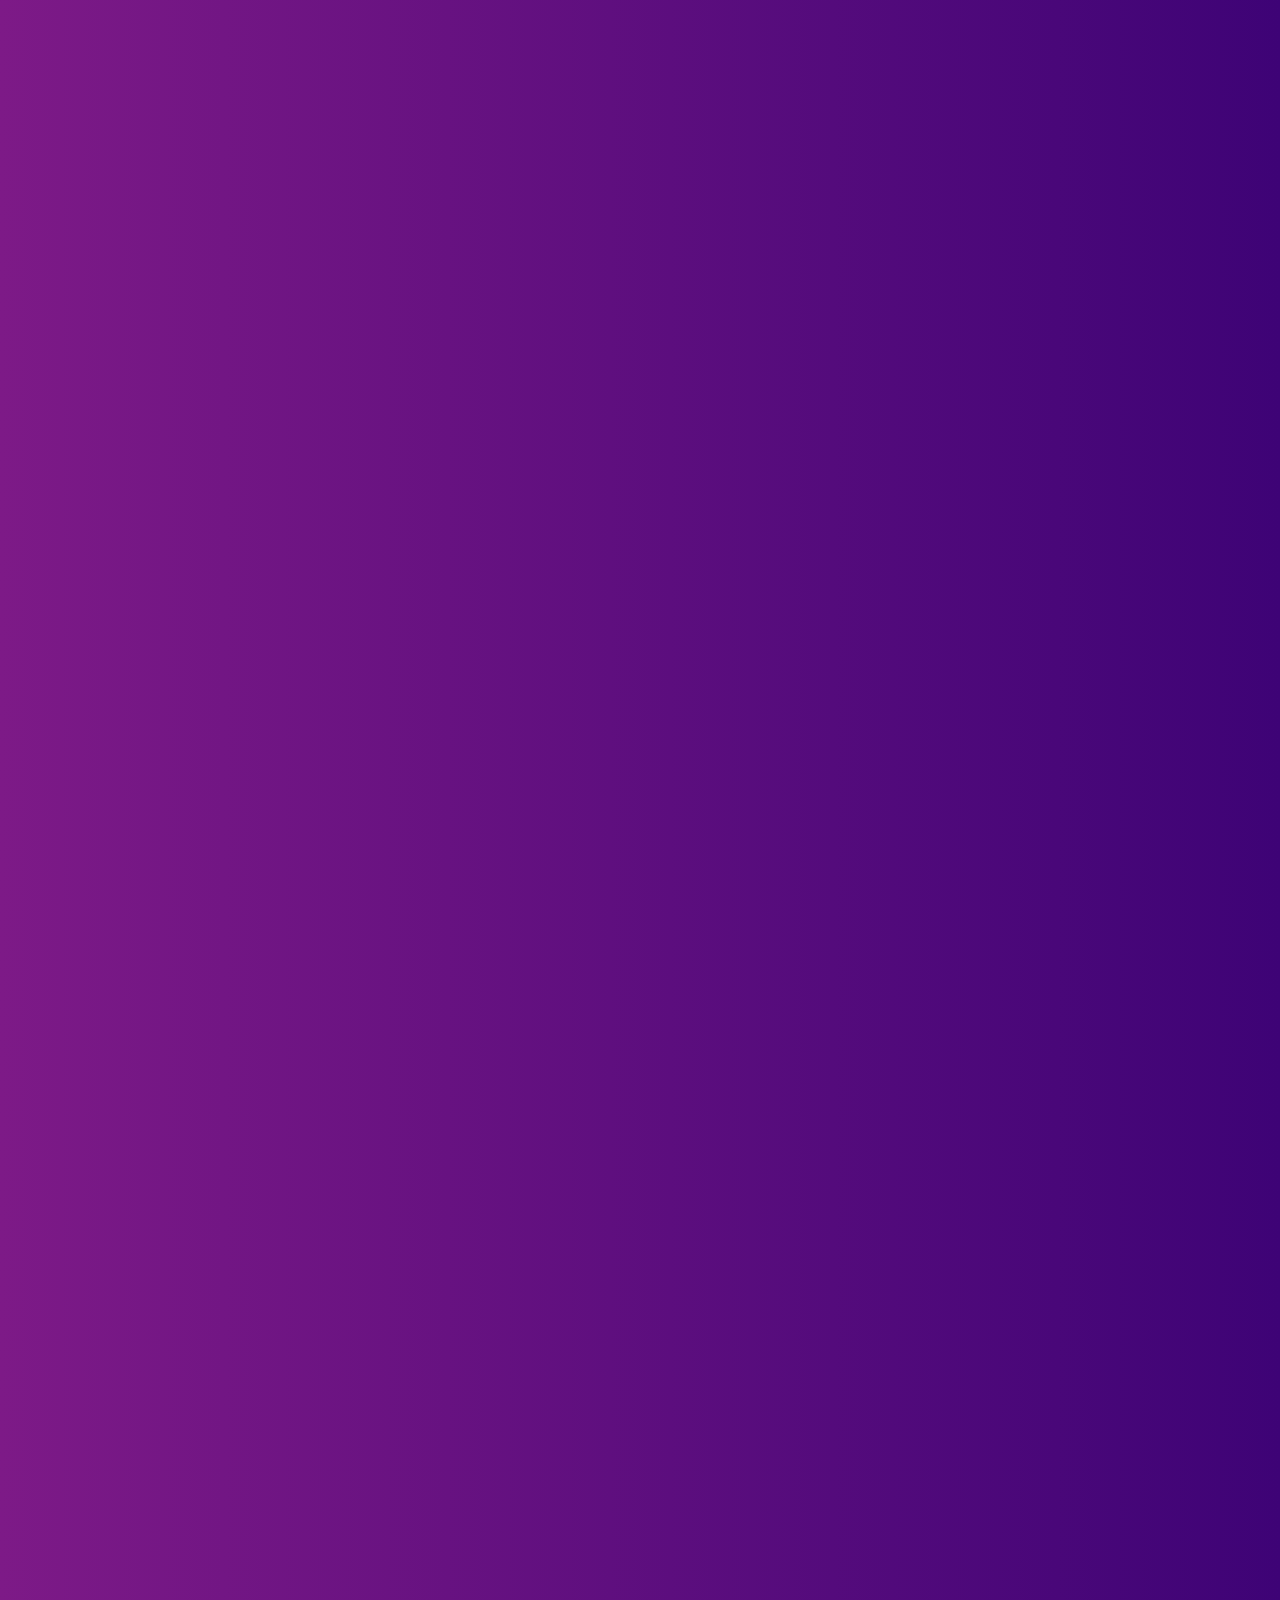
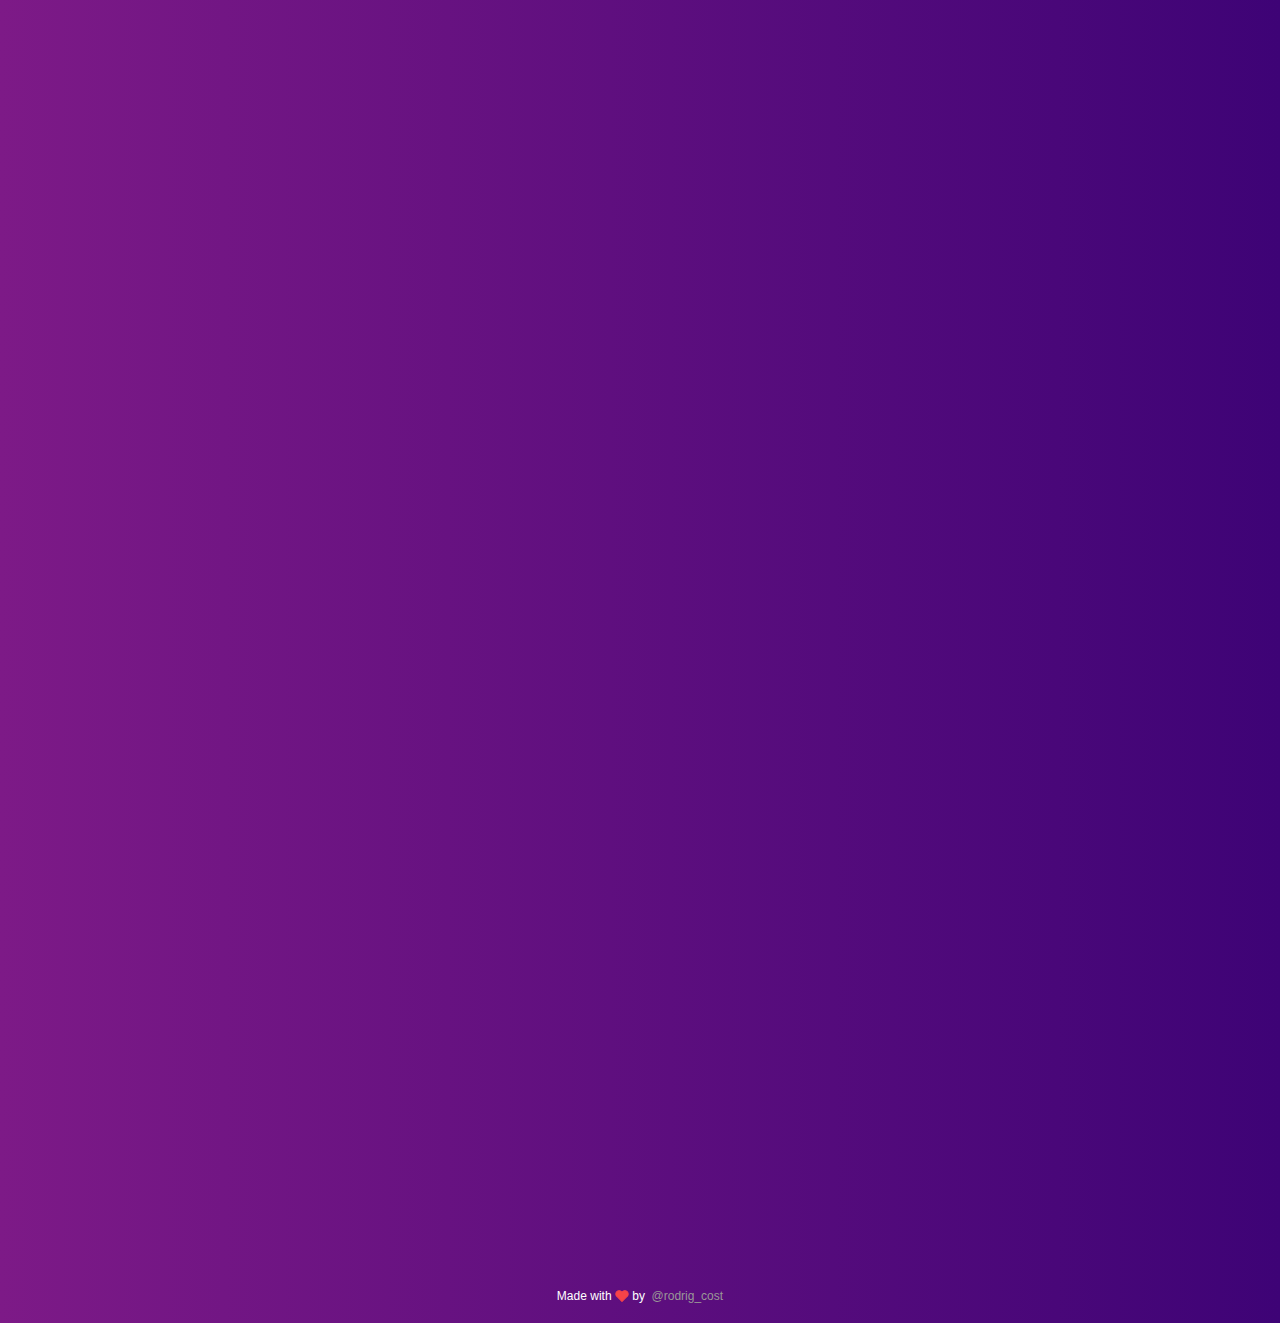
<file: chap-2-br.html>
<!DOCTYPE html>
<html lang="pt-br">
  <head>
    <meta charset="UTF-8" />
    <meta name="viewport" content="width=device-width, initial-scale=1.0" />
    <link rel="stylesheet" href="./chapters.style.css" />
    <link rel="preconnect" href="https://fonts.googleapis.com" />
    <link rel="preconnect" href="https://fonts.gstatic.com" crossorigin />
    <link
      href="https://fonts.googleapis.com/css2?family=Noto+Sans&display=swap"
      rel="stylesheet"
    />
    <!-- lib - animation -->

    <link rel="stylesheet" href="https://unpkg.com/aos@next/dist/aos.css" />

    <!-- Add booststrap link -->
    <link
      href="https://cdn.jsdelivr.net/npm/bootstrap@5.3.2/dist/css/bootstrap.min.css"
      rel="stylesheet"
      integrity="sha384-T3c6CoIi6uLrA9TneNEoa7RxnatzjcDSCmG1MXxSR1GAsXEV/Dwwykc2MPK8M2HN"
      crossorigin="anonymous"
    />

    <title>Capítulo 2</title>
  </head>
  <body>
    <header class="navbar-h">
      <a
        href="https://github.com/Rodrygocost"
        target="_blank"
        class="link-footer"
      >
        <h1 class="navLogo">Rodyy</h1>
      </a>
      <a href="./index.html">
        <h1 class="navHome">Início</h1>
      </a>
    </header>
    <div class="main-parallax" id="main-parallax">
      <h1 class="parallax-tittle" id="main-text" data-aos="zoom-in-up"
      data-aos-easing="linear"
      data-aos-duration="1500">Devaneio</h1>
      <p class="parallax-subtittle" data-aos="zoom-in-up"
      data-aos-easing="linear"
      data-aos-duration="1500">Capítulo 2</p>
    </div>
    <div class="main-text">
      <div class="main-blur blur-2" data-aos="fade-up"
      data-aos-easing="linear"
      data-aos-duration="1200">
        <h1 class="history-tittle">Capítulo 2</h1>
        <p class="history-text">
          Uma vez que não se entendiam de forma escrita, eles tiveram a ideia
          de simplificar como se comunicavam já que eles queriam muito
          conhecer mutualmente um ao outro, vários dias se passaram e os dois ficaram cada
          vez mais e mais próximos um do outro, pois apesar de estarem separados
          por uma vontade divina, eles conseguiram estabelecer uma conexão que
          desafiava as leis do próprio universo em que viviam. Depois de tantas
          tardes compartilhando de seus mundos, suas ideias, e sentimentos que 
          jamais imaginaram compartilhar com alguém algum dia. Eles rapidamente
          perceberem que haviam acendido uma faísca, tão linda quanto perigosa,
          tanto delicada quanto mortal, que tanto os fazia se sentirem bem da
          mesma forma que os assustavam, eles haviam descoberto a mais pura e
          sincera forma de amar, o amor em toda a sua essência, algo que não
          respeita limites ou padrões, mas apenas a vontade de dois seres de
          ficarem juntos.<br>
          Então, Sunset e Moonlight começaram a se perguntar em suas mentes
          se algum dia os dois poderiam de fato estar juntos, eles colocavam as
          suas mãos uma ao lado da outra até o limite através do gramado daquele muro,
          com a mais intensa vontade de estarem lado a lado ao se olharem com imensa 
          paixão, enquanto lágrimas solitárias desciam sobre suas bochechas logo
          antes de caírem e secarem no gramado, eles se perguntavam o motivo 
          dos seres celestiais terem feito isso com eles, o motivo do mundo
          ser um lugar tão injusto a ponto de fazer com que dois serem que pela
          primeira vez em toda a sua vida, encontraram um motivo, uma razão para
          seguir lutando todo dia, estarem incapazes de alcançar a única coisa
          no mundo que os fazia bem.
        </p>
        <img class="history-img" src="./img/FT4.jpg" data-aos="flip-left"
        data-aos-easing="linear"
        data-aos-duration="1200">
        <p class="history-text">
          Decididos a estarem juntos, e sendo provavelmente as duas mentes mais
          brilhantes daquela terra, os dois resolveram juntar esforços para que
          possam chegar a algum tipo de conclusão, ou forma de derrubar aquela 
          barreira que foi declarada inimigo número um do amor que aqueles dois
          sentiam um pelo outro. Eles gastaram dias buscando, analisando, e de
          certa forma estudando delicadamente aquela barreira de todas as formas 
          que podiam, visto que os demais objetos da natureza podiam passar de
          forma livre por aquele muro, mas por algum motivo celestial aqueles
          seres nunca poderiam fazer tal coisa. Parecia que cada passo dado na 
          direção de uma resposta, resultava em dois passos mais longe de uma resposta
          certa para aquela questão em seus estudos, o que por muitas vezes fez
          com que eles ficassem de certa forma esgotados e cansados de buscar
          por algo que simplesmente não poderia ser explorado ou vencido, acho
          que esse sentimento é um pouco comum para nós. Buscar por algo maior 
          e lutar como podemos para conseguir aquilo, ao mesmo tempo em que tudo
          ao redor parece te julgar e dificultar o seu caminho, mas a verdade é 
          que a maioria das coisas do universo está totalmente fora do nosso
          controle, isso é simplesmente frustrante, mas não é motivo para somente
          desistir de continuar avançando, por isso Sunset e Moonlight sempre
          acordavam com um sorriso no rosto, usando aquela chama de combustível
          e lutando para descobrir alguma razão para aquilo tudo.
        </p>
          <img class="history-img" src="./img/FT5.jpg" data-aos="flip-left"
          data-aos-easing="linear"
          data-aos-duration="1200">
          <p class="history-text">
            Certo dia, já totalmente esgotados, mas ainda com esperança, os dois
            se aproximaram daquela barreira que era demarcada por uma fina linha
            branca no chão, e se olharam lentamente enquanto o sol descia de forma
            linear pelo horizonte, e deram o seu último sorriso. Ao olharem bem
            um para o outro, eles perceberam que não iam mais obedecer de nenhuma
            forma aquela ordem natural que o mundo tanto forçava aquelas duas
            almas a seguir, decidiram que já haviam roubado deles a única coisa
            que um dia já havia feito sentido, ter uma ao outro. Em um ato de
            coragem, logo após seu último sorriso, Moonligth levantou seus cinco
            dedos no alto, e imediatamente Sunset entendeu que aquilo seria como
            uma contagem regressiva final, conforme os dedos eram abaixados um 
            por um, os dois lembravam de todos aqueles dias que passaram juntos e 
            de como odiavam aquela barreira, e de como só tinham a agradecer
            pelos últimos e melhores dias de suas vidas. Quando o último dedo
            havia sido abaixado, os dois fecharam os olhos e correram na direção
            um do outro, quando de repente sentiram algo totalmente diferente, 
            uma sensação nunca vista, como se estivessem fora de si
            e de seus próprios corpos, até chegar a conclusão de que haviam sido
            apagados da existência e estavam no lar dos celestiais aonde iriam ali
            descansar por toda a eternidade.
            Mas ao abrirem os olhos, ambos perceberam que, na verdade, os seus lábios
            haviam se tocado e que eles não estavam em outro plano, mas que tinham
            acabado de experimentar o beijo mais puro e verdadeiro jamais antes
            dado em todos os universos, enquanto todos os outros seres os olhavam
            com espanto, eles derramavam lágrimas e sorriam alegremente por que
            finalmente eles tinham entendido tudo e agora poderiam viver juntos
            pelo resto de suas vidas.
          </p>
          <img class="history-img" src="./img/FT6.jpg" data-aos="flip-left"
          data-aos-easing="linear"
          data-aos-duration="1200">
          <p class="history-text">

            A verdade é que nunca existiu uma muralha, o tempo todo essa muralha
          só existia dentro de suas próprias cabeças, construída pedra por pedra
          pelo medo, pelo receio e pela frustração. Aqueles que nunca tentaram 
          de verdade antes, fizeram uma muralha para que assim como eles, os
          outros também não fossem capazes de conseguir, pois a verdade é que 
          se torna muito mais fácil nem tentar. A única muralha que realmente
          existe é aquela que criamos em nossas mentes como uma desculpa para
          não nos esforçarmos verdadeiramente por aquilo que tanto queremos para o
          nosso futuro. 
          <br>
          Sobre o restante da história? Eu prefiro, na verdade, te
          presentear com uma pergunta; É melhor encarar as nossas muralhas como
          um problema ou uma barreira celestial, ou simplismente aceitar que são frutos de
          nossos medos e aprender que o importante não é a muralha em si, mas o
          modo como deixamos ela nos afetar e o modo como podemos crescer muito mais 
          alto do que ela? A resposta está aí dentro de você em algum lugar, mas
          a partir daqui começa um caminho de mão única que só podemos de fato
          percorrer sozinhos.
                      
          </p>
          <img class="history-img" src="./img/FT7.jpg" data-aos="flip-left"
          data-aos-easing="linear"
          data-aos-duration="1200">
      </div>
      <div class="next-chap" >
        <a href="./index.html" class="next-chap-btn">
          <!-- data-aos="zoom-in-up"
          data-aos-easing="linear"
          data-aos-duration="1300" -->
          <button type="button" class="btn btn-outline-light read-btn"  data-aos="zoom-in-up"
          data-aos-easing="linear"
          data-aos-duration="1000">
            Ir para o início ➜
          </button>
        </a>
      </div>
      <footer class="footer">
        Made with
        ‎
        <svg
          xmlns="http://www.w3.org/2000/svg"
          width="14"
          height="14"
          viewBox="0 0 24 24"
          fill="#f64348"
          stroke="#f64348"
          stroke-width="2"
          stroke-linecap="round"
          stroke-linejoin="round"
        >
          <path
            d="M20.84 4.61a5.5 5.5 0 0 0-7.78 0L12 5.67l-1.06-1.06a5.5 5.5 0 0 0-7.78 7.78l1.06 1.06L12 21.23l7.78-7.78 1.06-1.06a5.5 5.5 0 0 0 0-7.78z"
          ></path>
        </svg>
        ‎
        by
        ‎

        <a
          href="https://github.com/Rodrygocost"
          target="_blank"
          class="link-footer"
        >
        ‎ @rodrig_cost</a
        
      </footer>
    </div>

         <!-- Add bootstrap script -->
    <script
    src="https://cdn.jsdelivr.net/npm/bootstrap@5.3.2/dist/js/bootstrap.bundle.min.js"
    integrity="sha384-C6RzsynM9kWDrMNeT87bh95OGNyZPhcTNXj1NW7RuBCsyN/o0jlpcV8Qyq46cDfL"
    crossorigin="anonymous"
  ></script>


        <!-- lib animation - js -->

        <script src="https://unpkg.com/aos@next/dist/aos.js"></script>
        <script>
          AOS.init();
        </script>
  </body>
</html>
</file>
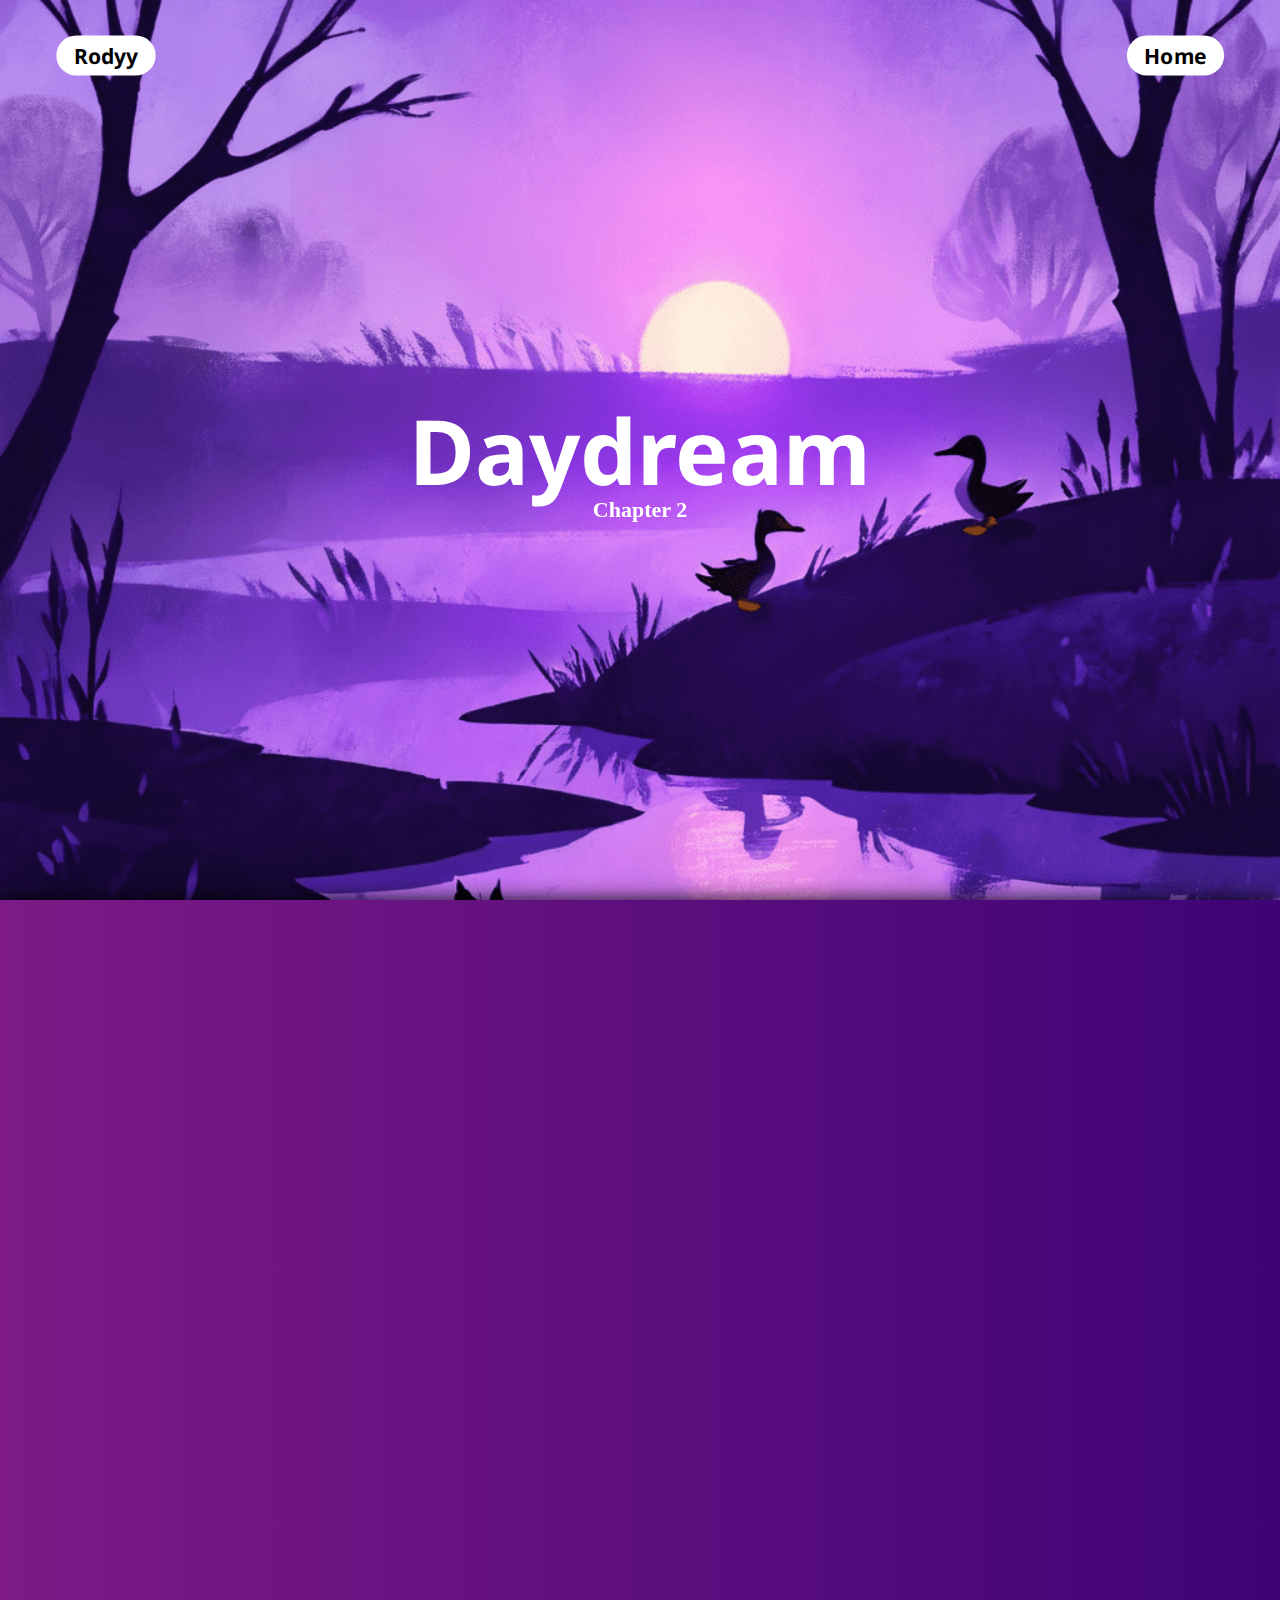
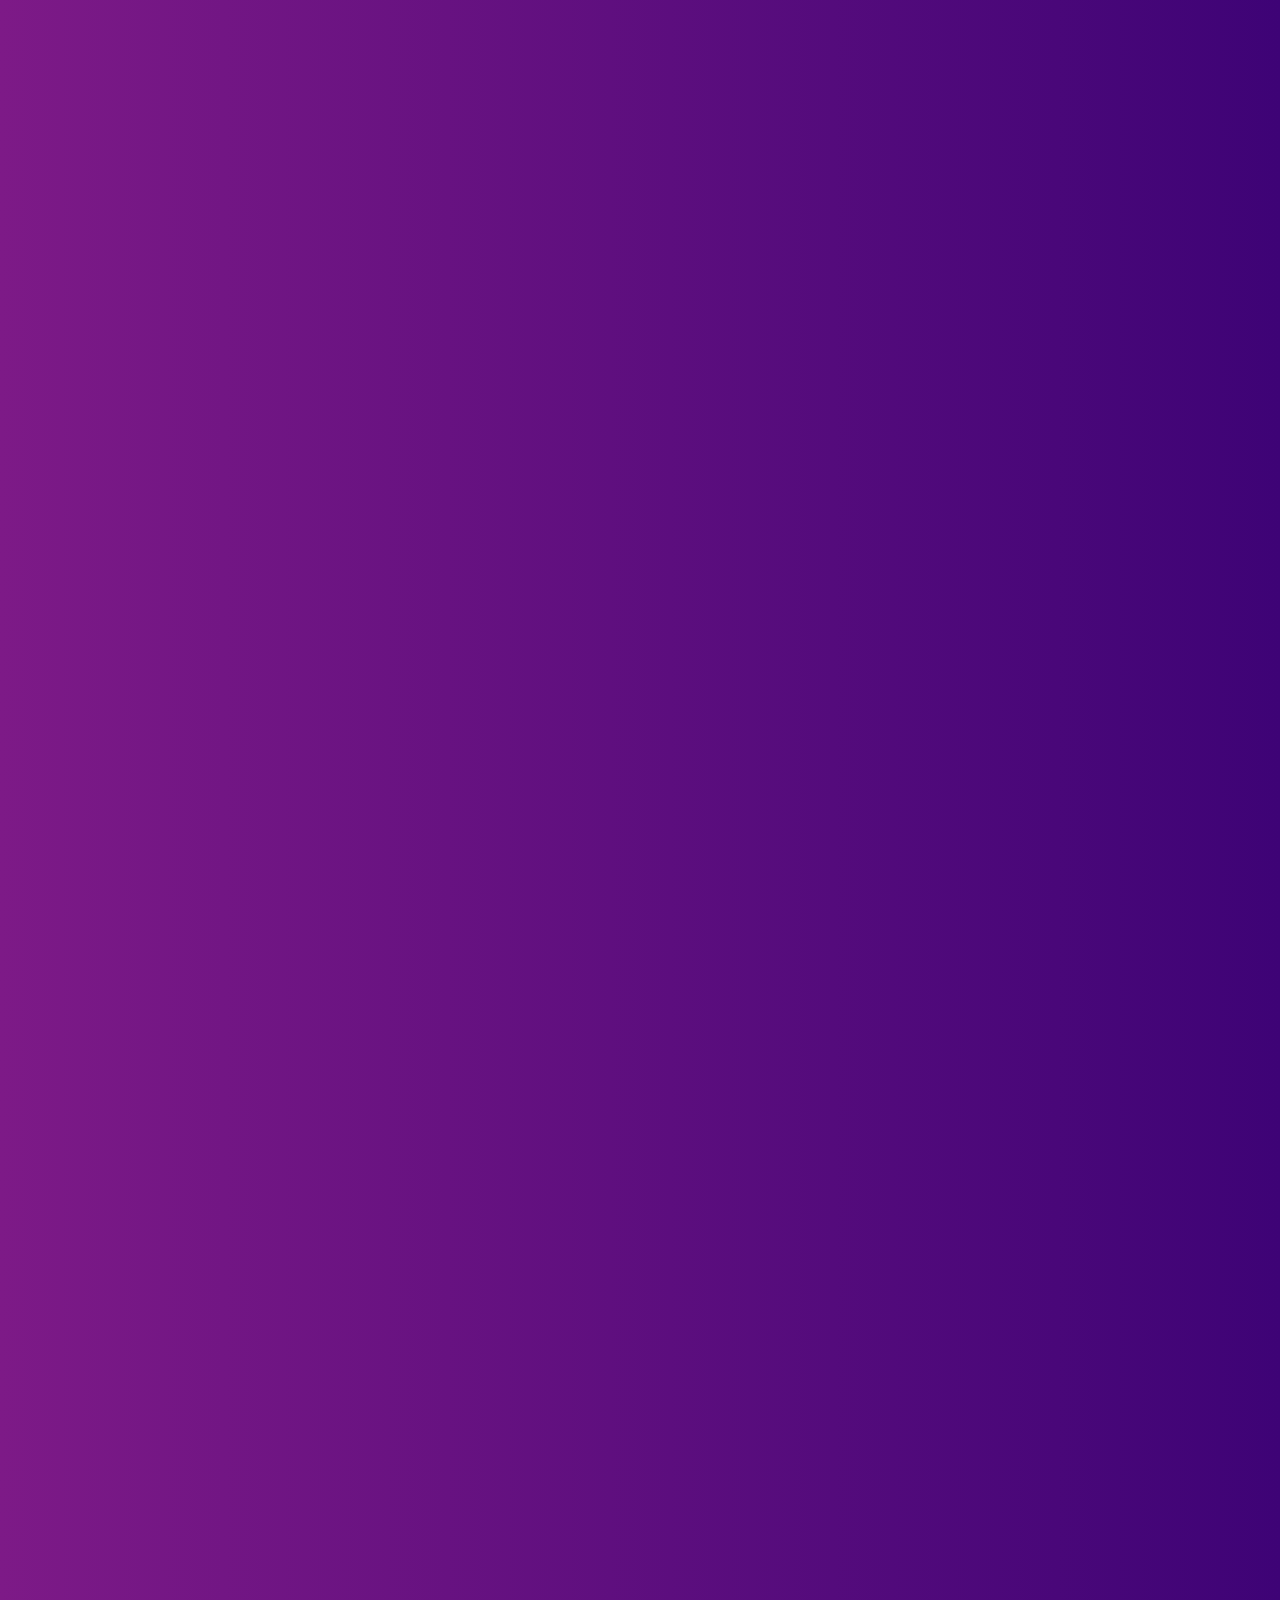
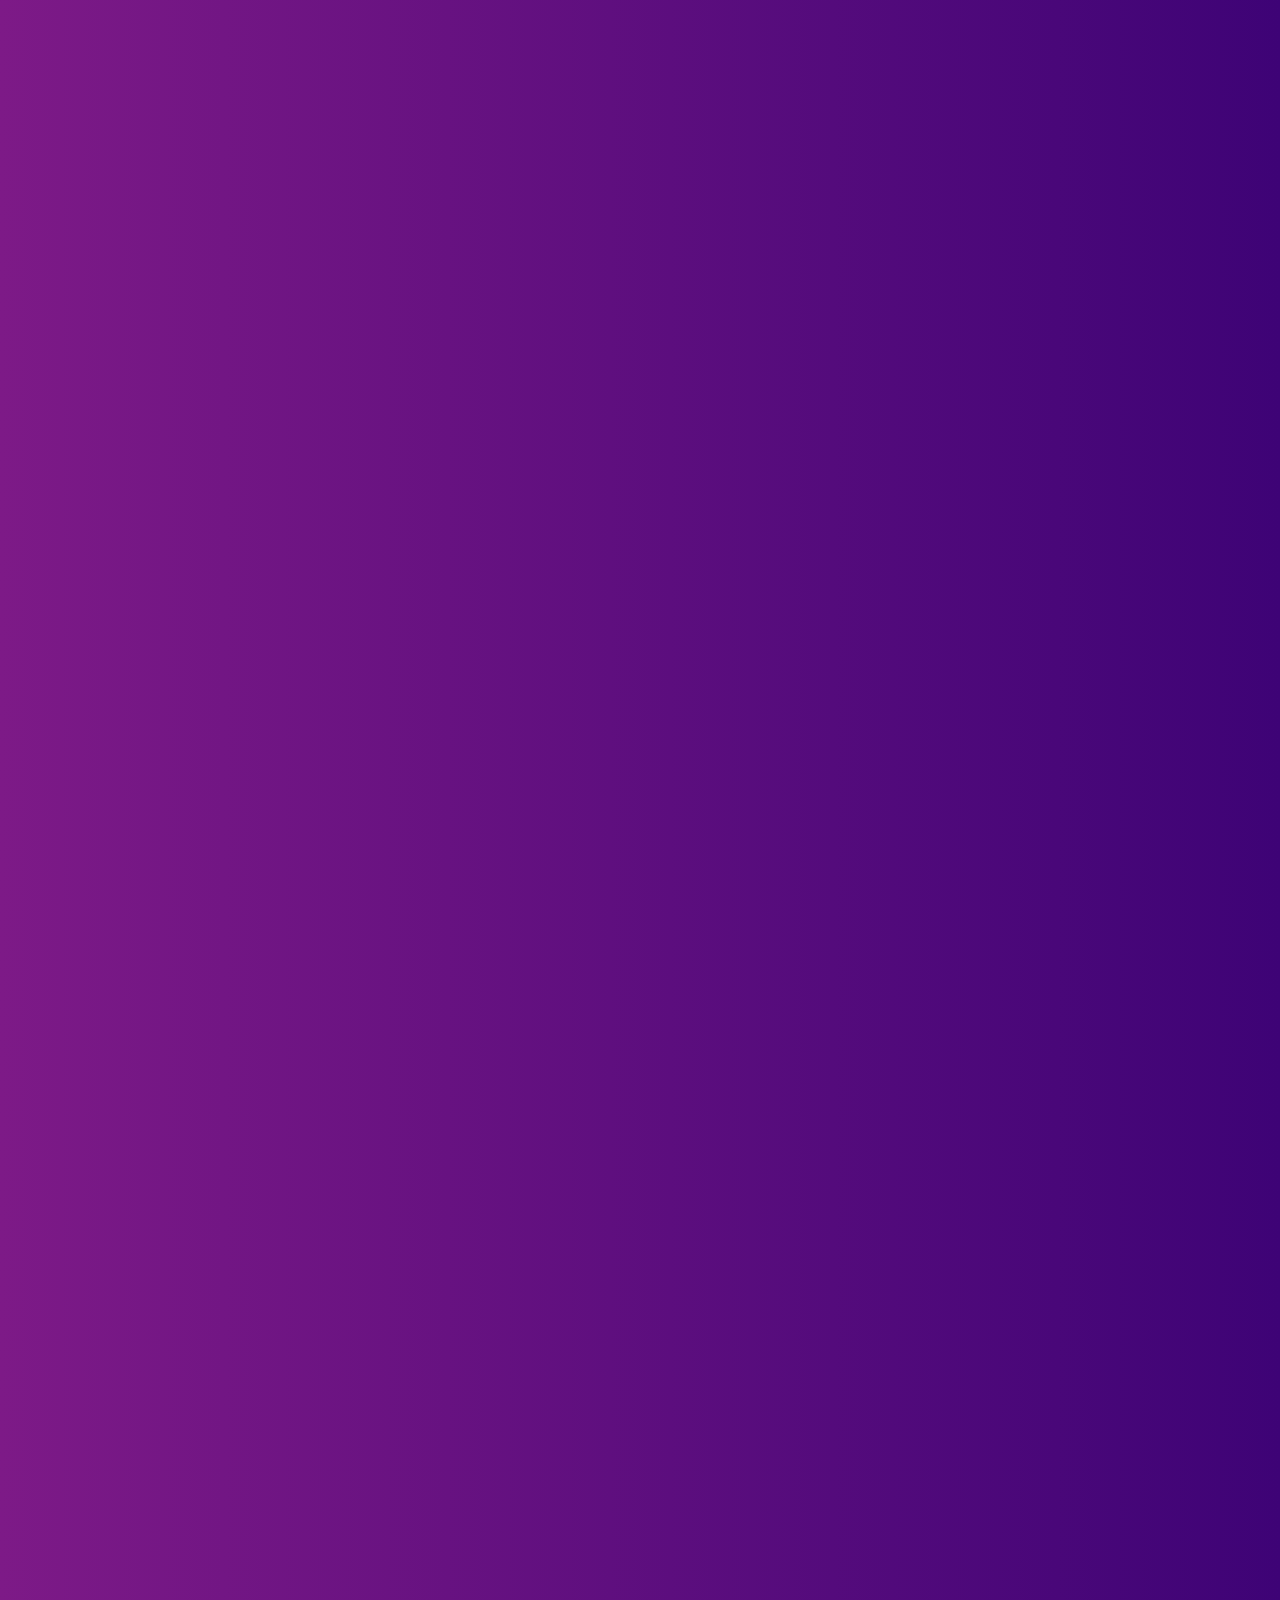
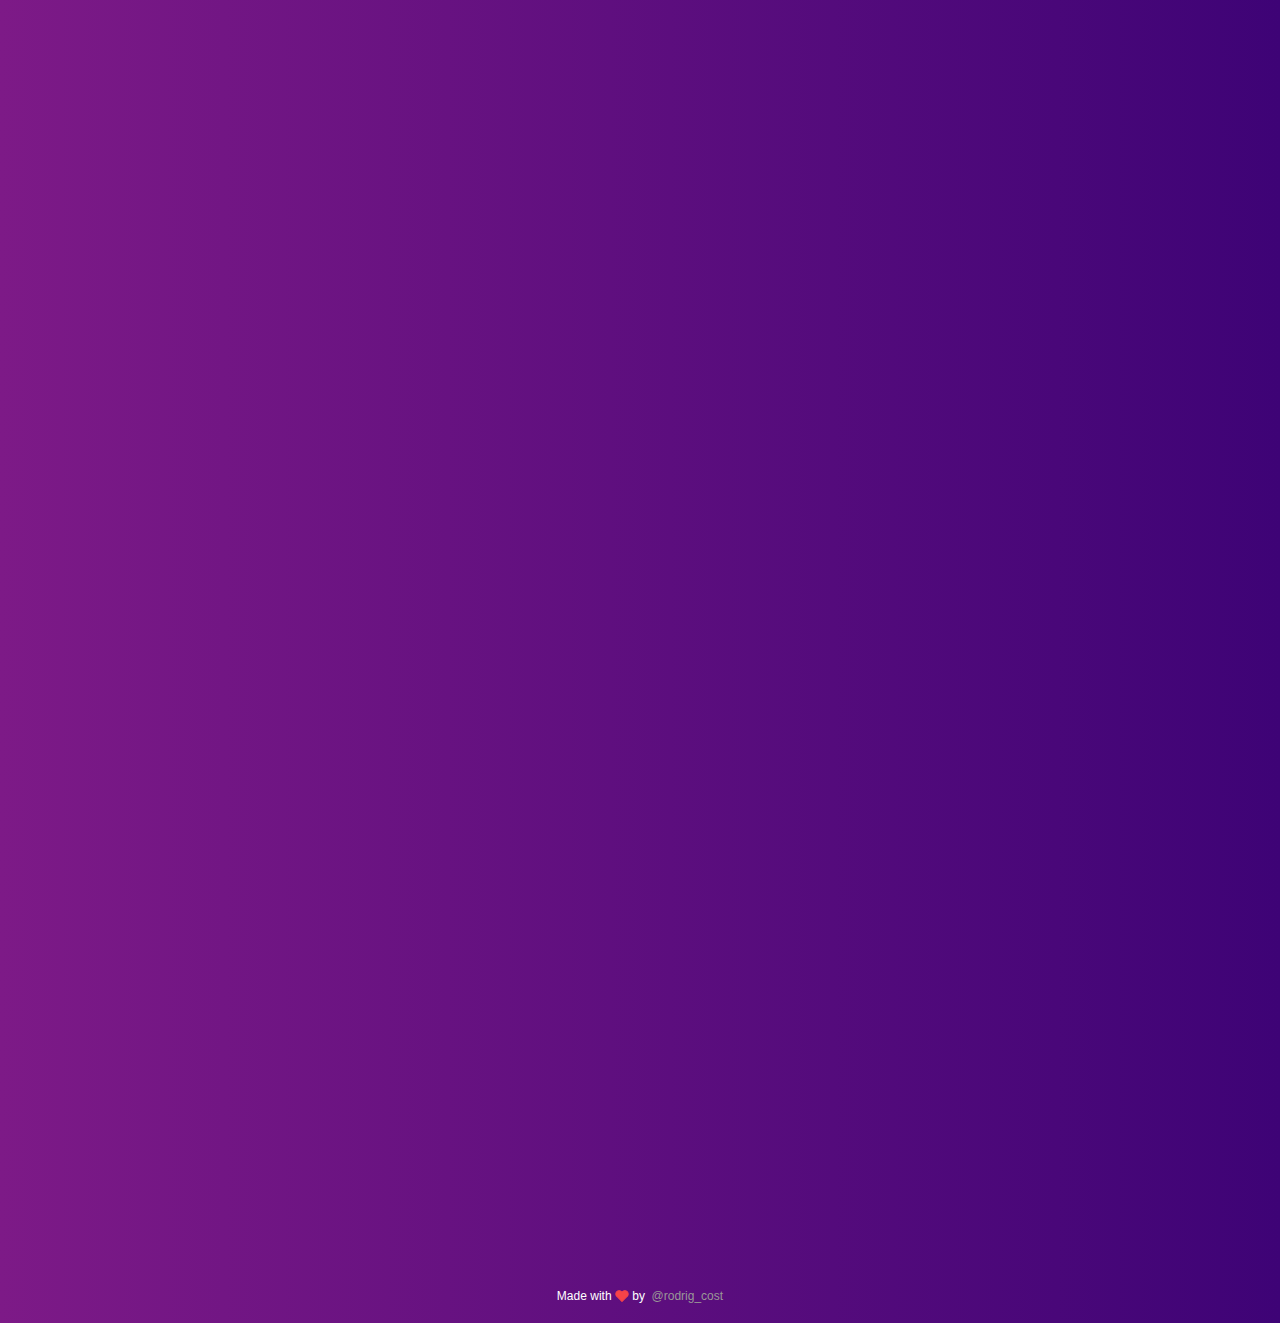
<file: chap-2-eng.html>
<!DOCTYPE html>
<html lang="eng-eua">
  <head>
    <meta charset="UTF-8" />
    <meta name="viewport" content="width=device-width, initial-scale=1.0" />
    <link rel="stylesheet" href="./chapters.style.css" />
    <link rel="preconnect" href="https://fonts.googleapis.com" />
    <link rel="preconnect" href="https://fonts.gstatic.com" crossorigin />
    <link
      href="https://fonts.googleapis.com/css2?family=Noto+Sans&display=swap"
      rel="stylesheet"
    />
    <!-- lib - animation -->

    <link rel="stylesheet" href="https://unpkg.com/aos@next/dist/aos.css" />

    <!-- Add booststrap link -->
    <link
      href="https://cdn.jsdelivr.net/npm/bootstrap@5.3.2/dist/css/bootstrap.min.css"
      rel="stylesheet"
      integrity="sha384-T3c6CoIi6uLrA9TneNEoa7RxnatzjcDSCmG1MXxSR1GAsXEV/Dwwykc2MPK8M2HN"
      crossorigin="anonymous"
    />

    <title>Chapter 2</title>
  </head>
  <body>
    <header class="navbar-h">
      <a
        href="https://github.com/Rodrygocost"
        target="_blank"
        class="link-footer"
      >
        <h1 class="navLogo">Rodyy</h1>
      </a>
      <a href="./index.html">
        <h1 class="navHome">Home</h1>
      </a>
    </header>
    <div class="main-parallax" id="main-parallax">
      <h1 class="parallax-tittle" id="main-text" data-aos="zoom-in-up"
      data-aos-easing="linear"
      data-aos-duration="1500">Daydream</h1>
      <p class="parallax-subtittle" data-aos="zoom-in-up"
      data-aos-easing="linear"
      data-aos-duration="1500">Chapter 2</p>
    </div>
    <div class="main-text">
      <div class="main-blur blur-2" data-aos="fade-up"
      data-aos-easing="linear"
      data-aos-duration="1200">
        <h1 class="history-tittle">Chapter 2</h1>
        <p class="history-text">
          Since they didn't understand each other in written form, they had the idea of
          ​simplifying how they communicated, because they really wanted to get to know each other. 
          Several days passed, and the two became closer and closer to each other, since even though 
          they were separated by a divine will, they managed to establish a connection that defied 
          the laws of the very universe in which they lived. After so many afternoons sharing their worlds, 
          their ideas, and their feelings that they never imagined sharing with anyone one day. 
          They quickly realized that they had ignited a spark that was both beautiful and dangerous ate the same time, 
          delicate and deadly, which made them feel good and scared them. They had discovered the purest and most sincere 
          way to love—love in all its essence, something that does not respect limits or standards, but only the will of 
          two begins to be together.
          <br>
          Then, Sunset and Moonlight began to wonder in their minds If one day the two could actually be together. 
          They place their hands next to each other on the edge of the wall very close to the edge with the most intense 
          desire to be side by side and look at each other with immense passion as lonely tears ran down her cheeks soon 
          before falling and drying on the lawn, They place their hands next to each other on the edge of the wall very 
          close to the edge with the most intense desire to be side by side and look at each other with immense passion 
          wondering why the celestial beings did this to them, the reason the world be a place so unfair as to make two 
          people who for the first time in your entire life found a reason, a reason to keep fighting all day, being unable
           to achieve the only thing in the world that makes them feel good.
        </p>
        <img class="history-img" src="./img/FT4.jpg" data-aos="flip-left"
        data-aos-easing="linear"
        data-aos-duration="1200">
        <p class="history-text">
          Determined to be together, and being probably the two most brilliant minds on earth, the two decided to join forces so 
          that they could reach some kind of conclusion, or way to break down that barrier that was declared enemy number one 
          of the love that those two felt for each other. They spent days searching, analyzing, and, in a way, delicately studying 
          that barrier in every way they could, since other objects of nature could pass freely through that wall, but for some celestial 
          reason those beings could never do such a thing. It seemed that every step they tried to advance resulted in two steps further 
          away from a correct answer to that question in their studies, which often caused them to become somewhat exhausted and tired 
          of searching for something that simply couldn't be done. Being exploited or defeated—I think this feeling is a little common 
          for us. Searching for something bigger and fighting as best as we can to achieve it, at the same time that everything around 
          you seems to judge you and make your path difficult, but the truth is that most things in the universe are totally out of our 
          control. This is simply frustrating, but that's no reason to just give up on continuing to move forward, which is why Sunset 
          and Moonlight always woke up with a smile on their faces, using that flame as fuel and struggling to find some reason for it all.
        </p>
          <img class="history-img" src="./img/FT5.jpg" data-aos="flip-left"
          data-aos-easing="linear"
          data-aos-duration="1200">
          <p class="history-text">
            One day, already completely exhausted, but still with hope, the two approached that barrier that everyone saw as the definition of death,
             looked at each other slowly as the sun descended linearly across the horizon, and gave their last smile. When they looked closely at each other, 
             they realized that they were no longer going to obey in any way that natural order that the world forced those two souls to follow; 
             they decided that they had already stolen from them the only thing that had ever made sense: having each other. In an act of courage, 
             right after her last smile, Moonlight raised her five fingers high, and immediately Sunset understood that this would be like a final countdown. 
             As the fingers were lowered one by one, the two remembered all those days that they spent together, how they hated that barrier, 
             and how they only had to be grateful for the last and best days of their lives. When the last finger had been lowered, 
             the two closed their eyes and ran towards each other, when suddenly they felt something totally different, a sensation never seen before, 
             as if they were outside themselves and their own bodies, until they reached the conclusion that they had been erased from existence and were 
             in the home of the celestials, where they would rest there for all eternity. But when they opened their eyes, they both realized that, in fact, 
             their lips had touched and that they were not on another plane, but that they had just experienced the purest and truest kiss ever given
              in all the universes. While everyone else looked at them with amazement, they shed tears and smiled happily because they had finally understood 
              everything and could now live together for the rest of their lives.
          </p>
          <img class="history-img" src="./img/FT6.jpg" data-aos="flip-left"
          data-aos-easing="linear"
          data-aos-duration="1200">
          <p class="history-text">
            The truth is that there never was a wall; all the time, this wall only existed inside their own heads, built stone by stone, by fear, 
            fear and frustration. Those who have never really tried before have built a wall so that, like them, others would also not be able to succeed, 
            because the truth is that it becomes much easier not to even try. The only wall that really exists is the one we create in our minds as an excuse not
             to truly strive for what we want so much for our future.
          <br>
          What about the rest of the story? I prefer, in fact, to present you with a question: is it better to face our walls as a problem or a celestial barrier, 
          or accept that they are the result of our fears and learn that the important thing is not the wall itself, but the way we let it affects us, and how can 
          we grow so much taller than it? The answer is inside you somewhere, but from here begins a one-way path that we can only truly travel alone.
                      
          </p>
          <img class="history-img" src="./img/FT7.jpg" data-aos="flip-left"
          data-aos-easing="linear"
          data-aos-duration="1200">
      </div>
      <div class="next-chap" >
        <a href="./index.html" class="next-chap-btn">
          <!-- data-aos="zoom-in-up"
          data-aos-easing="linear"
          data-aos-duration="1300" -->
          <button type="button" class="btn btn-outline-light read-btn"  data-aos="zoom-in-up"
          data-aos-easing="linear"
          data-aos-duration="1000">
            Home ➜
          </button>
        </a>
      </div>
      <footer class="footer">
        Made with
        ‎
        <svg
          xmlns="http://www.w3.org/2000/svg"
          width="14"
          height="14"
          viewBox="0 0 24 24"
          fill="#f64348"
          stroke="#f64348"
          stroke-width="2"
          stroke-linecap="round"
          stroke-linejoin="round"
        >
          <path
            d="M20.84 4.61a5.5 5.5 0 0 0-7.78 0L12 5.67l-1.06-1.06a5.5 5.5 0 0 0-7.78 7.78l1.06 1.06L12 21.23l7.78-7.78 1.06-1.06a5.5 5.5 0 0 0 0-7.78z"
          ></path>
        </svg>
        ‎
        by
        ‎

        <a
          href="https://github.com/Rodrygocost"
          target="_blank"
          class="link-footer"
        >
        ‎ @rodrig_cost</a
        
      </footer>
    </div>

         <!-- Add bootstrap script -->
    <script
    src="https://cdn.jsdelivr.net/npm/bootstrap@5.3.2/dist/js/bootstrap.bundle.min.js"
    integrity="sha384-C6RzsynM9kWDrMNeT87bh95OGNyZPhcTNXj1NW7RuBCsyN/o0jlpcV8Qyq46cDfL"
    crossorigin="anonymous"
  ></script>


        <!-- lib animation - js -->

        <script src="https://unpkg.com/aos@next/dist/aos.js"></script>
        <script>
          AOS.init();
        </script>
  </body>
</html>
</file>
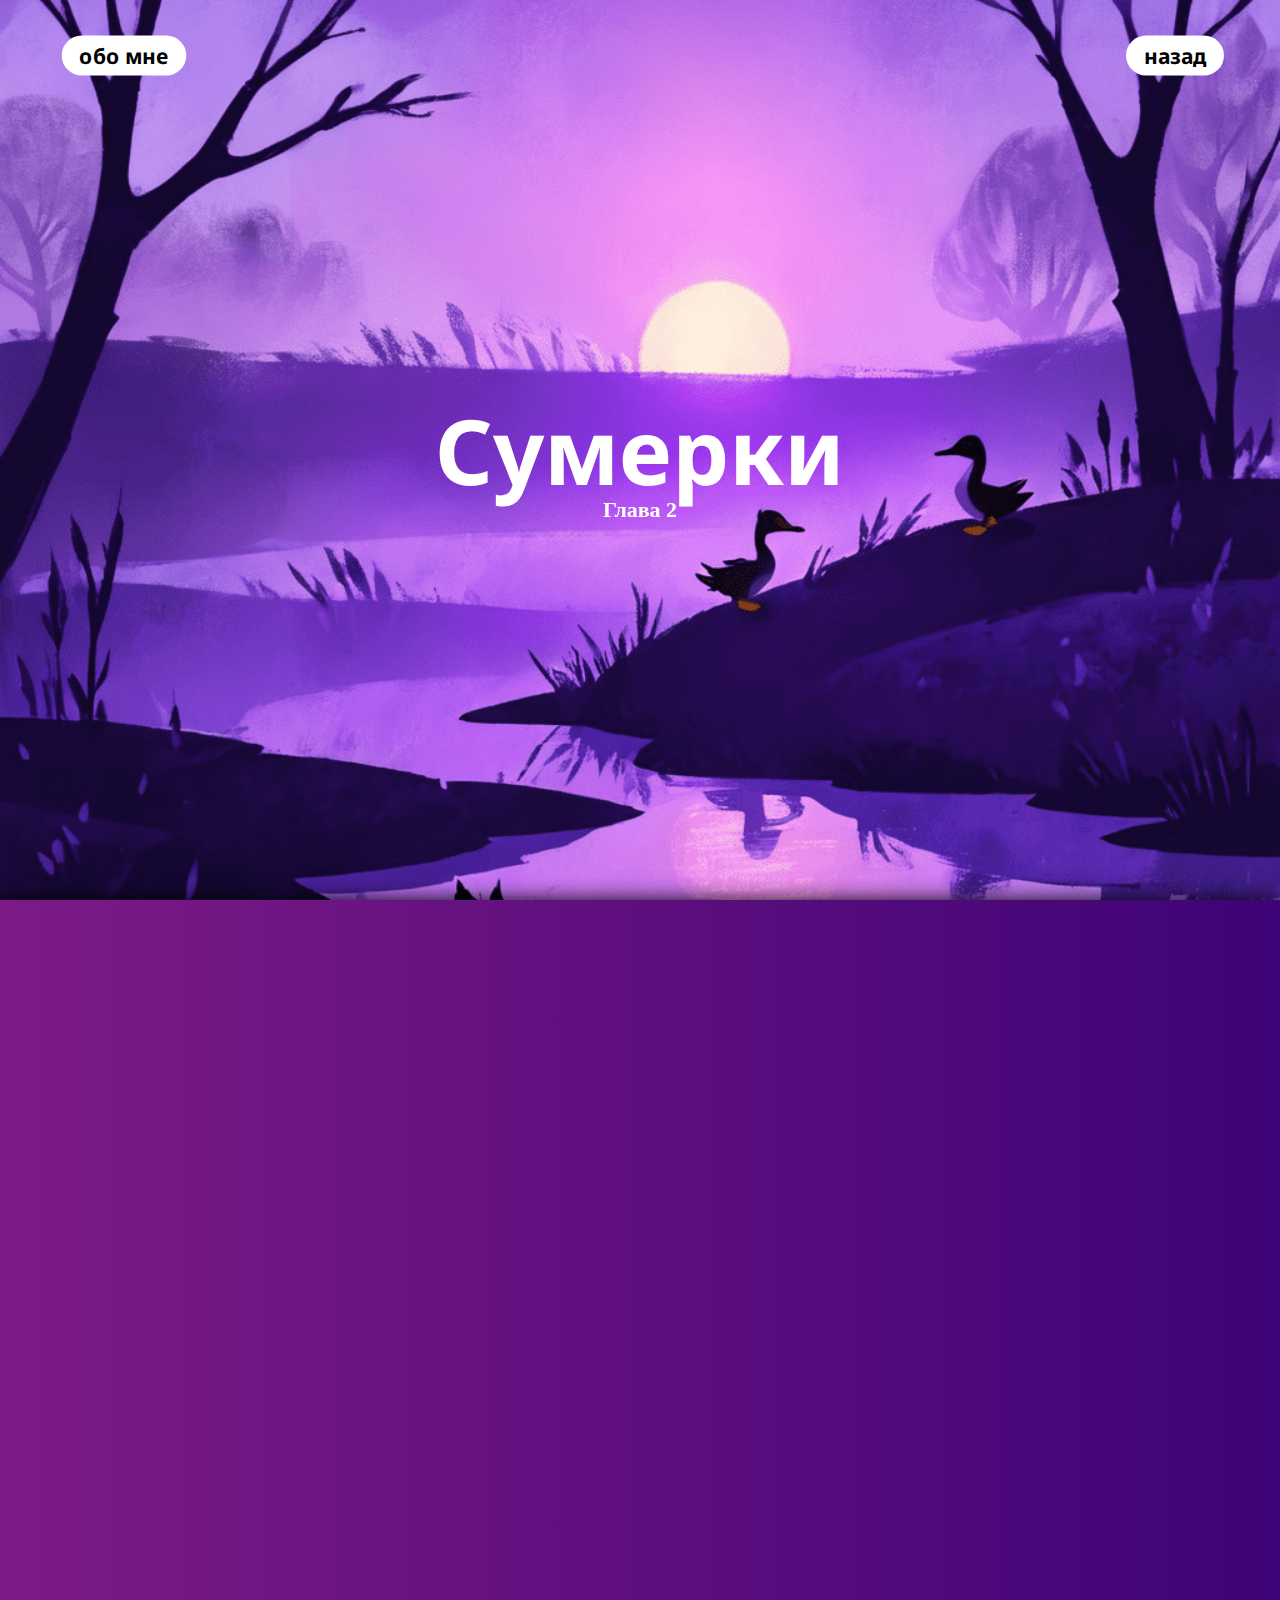
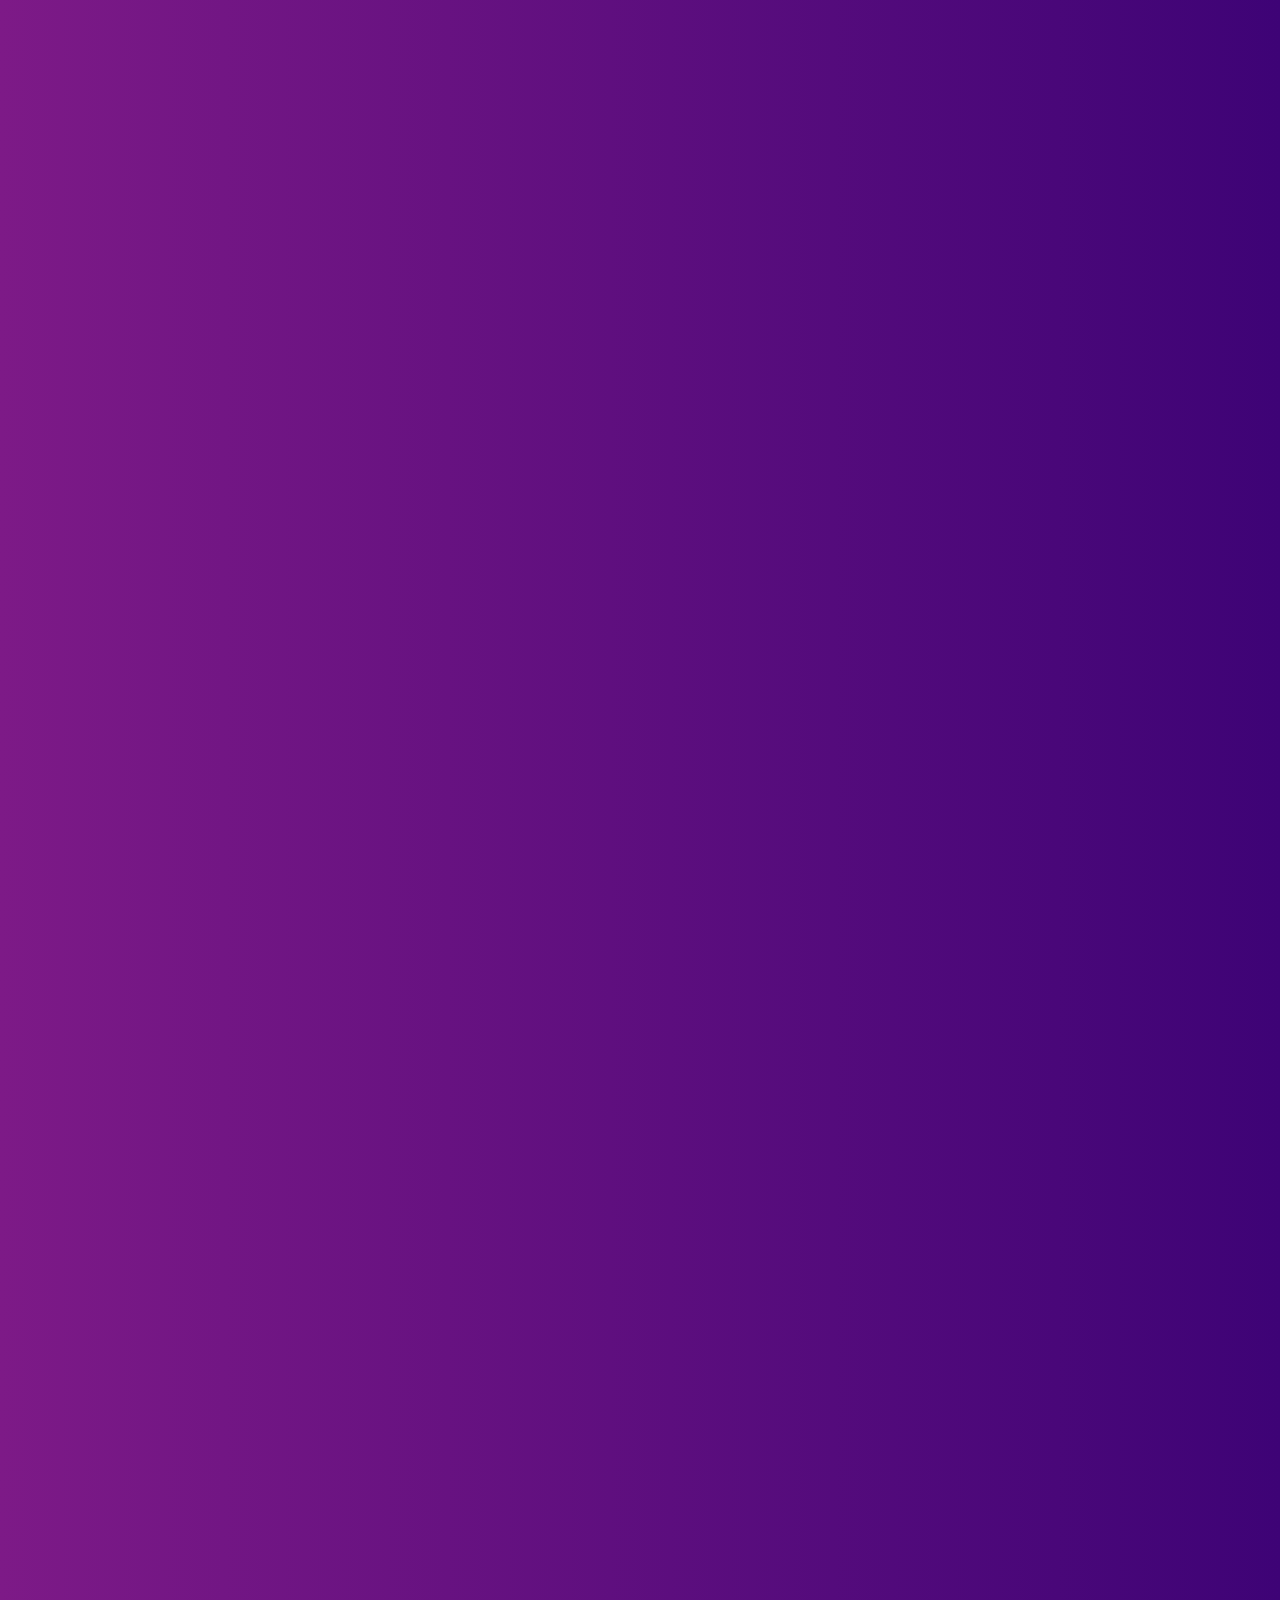
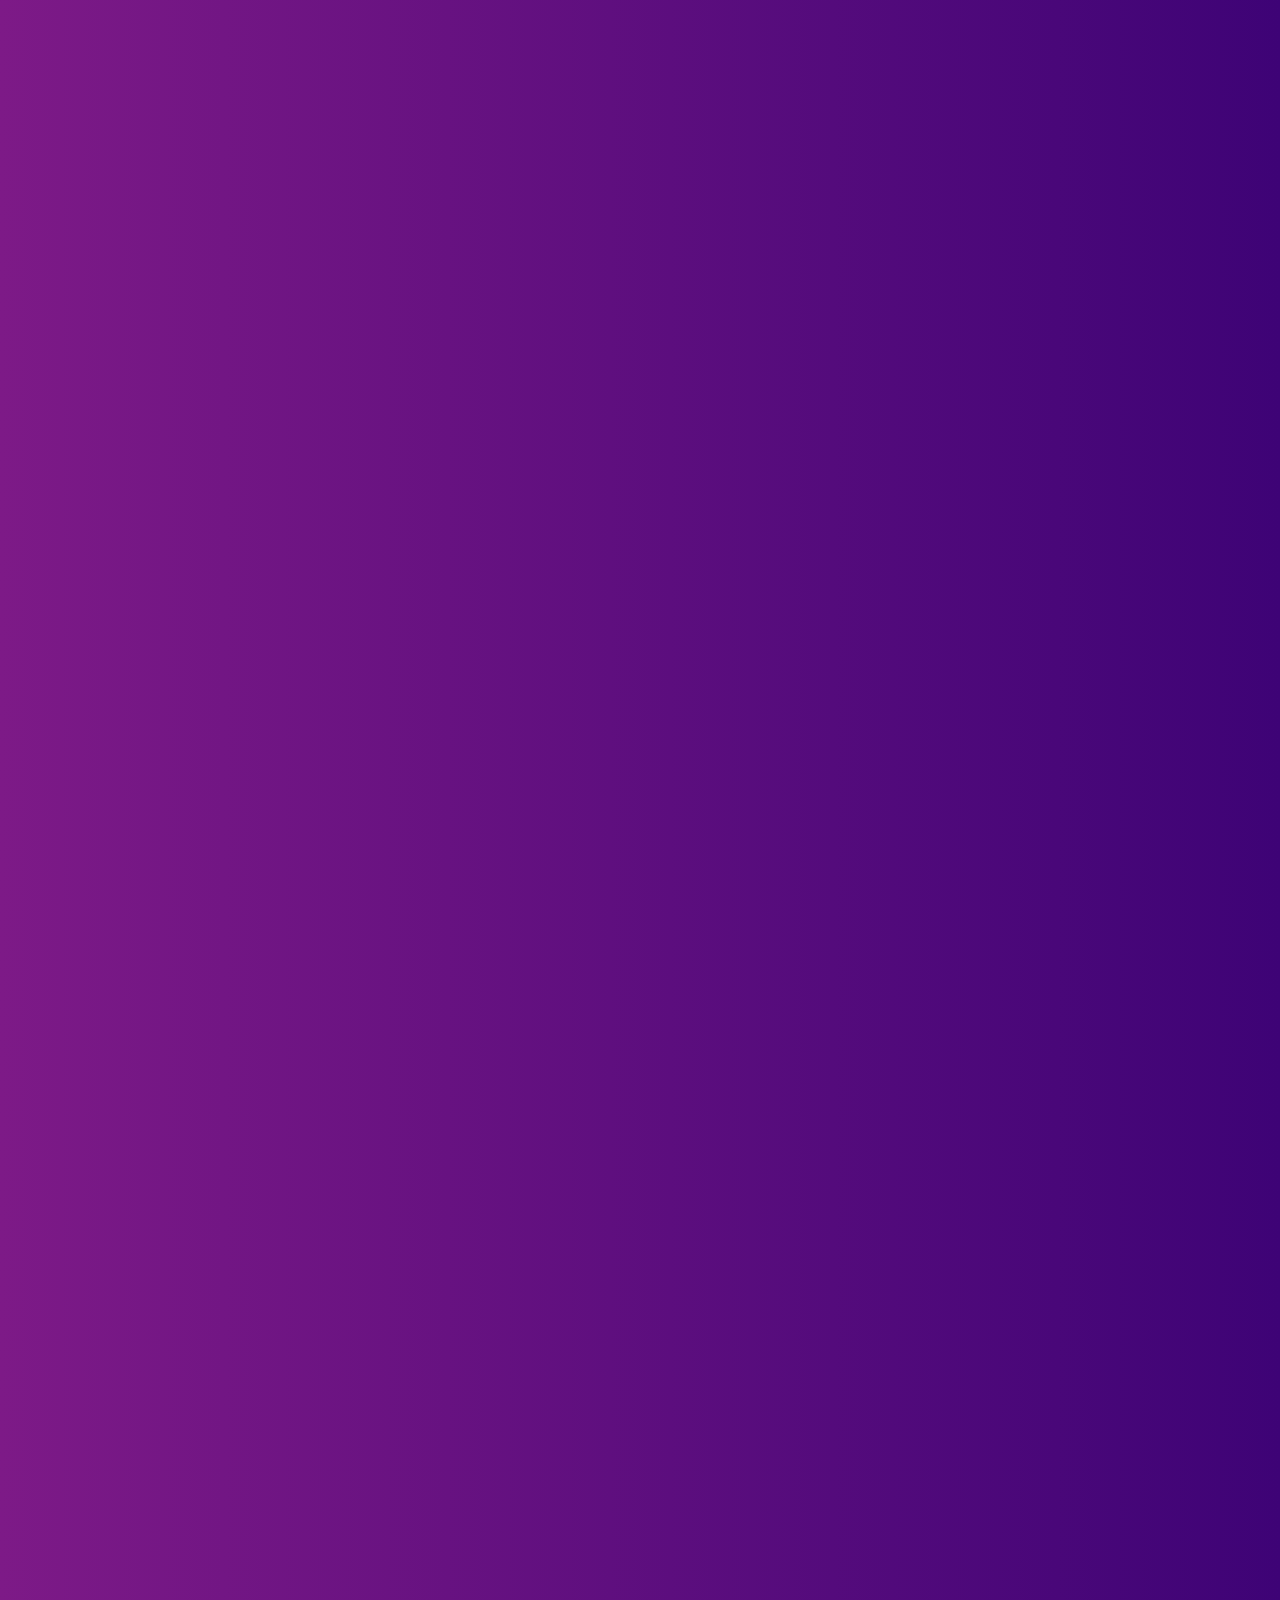
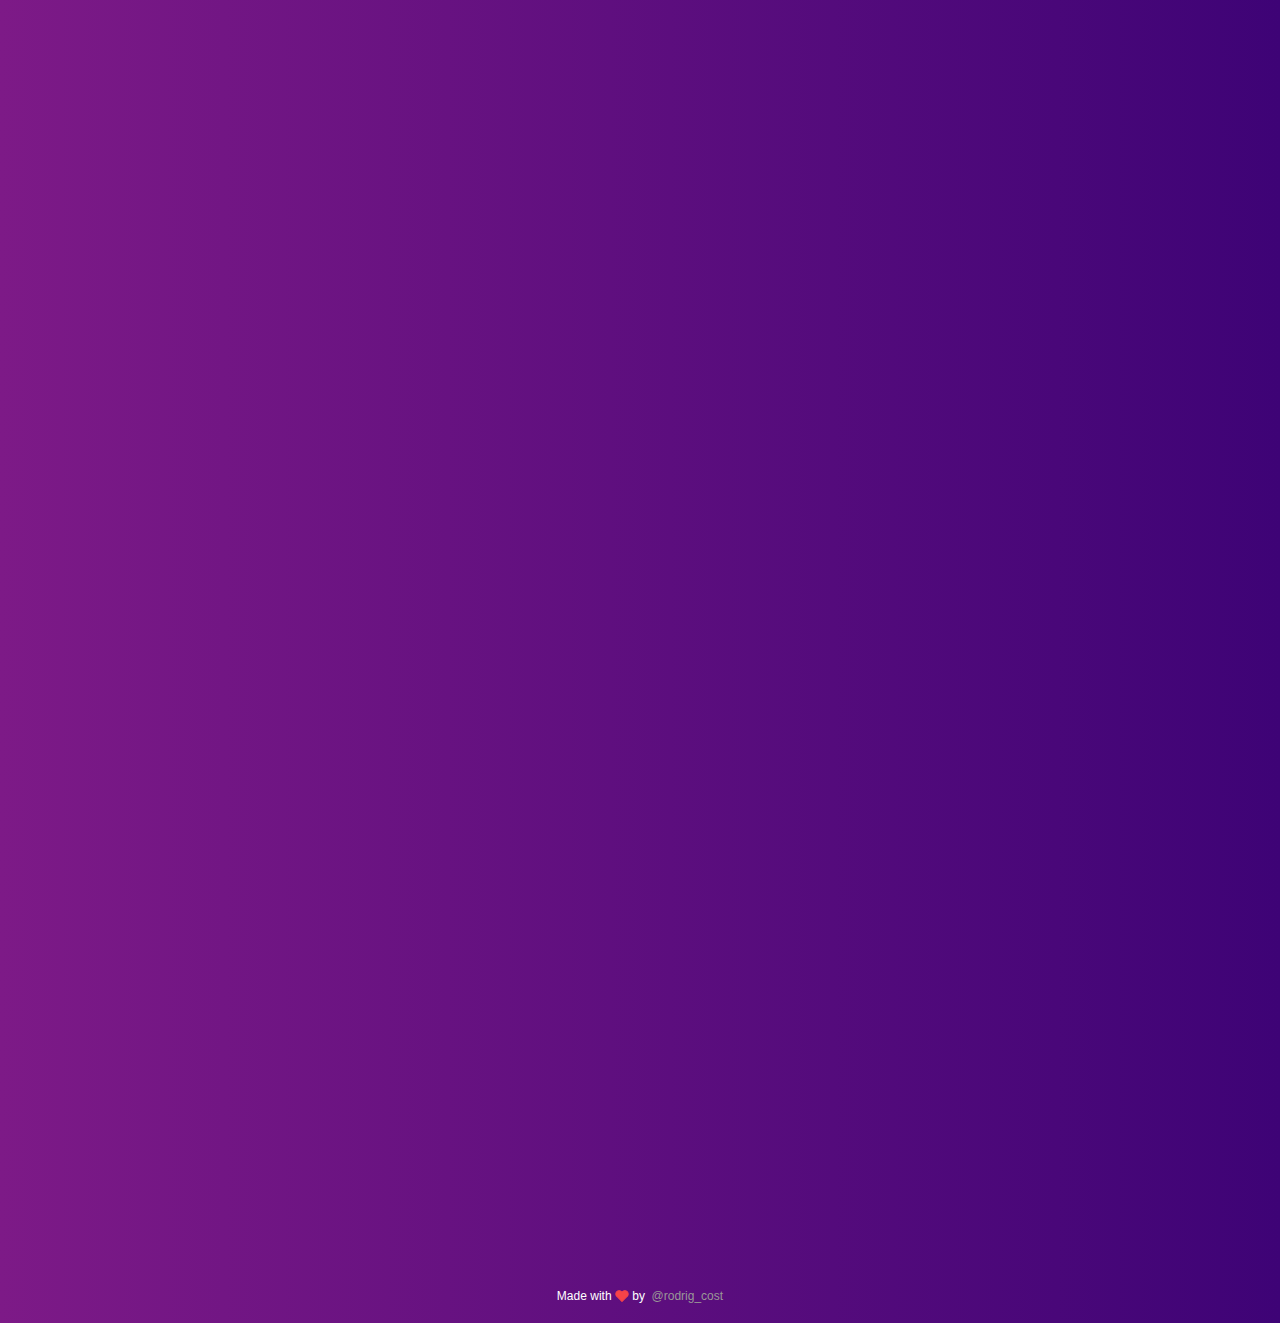
<file: chap-2-rus.html>
<!DOCTYPE html>
<html lang="russ-rus">
  <head>
    <meta charset="UTF-8" />
    <meta name="viewport" content="width=device-width, initial-scale=1.0" />
    <link rel="stylesheet" href="./chapters.style.css" />
    <link rel="preconnect" href="https://fonts.googleapis.com" />
    <link rel="preconnect" href="https://fonts.gstatic.com" crossorigin />
    <link
      href="https://fonts.googleapis.com/css2?family=Noto+Sans&display=swap"
      rel="stylesheet"
    />
    <!-- lib - animation -->

    <link rel="stylesheet" href="https://unpkg.com/aos@next/dist/aos.css" />

    <!-- Add booststrap link -->
    <link
      href="https://cdn.jsdelivr.net/npm/bootstrap@5.3.2/dist/css/bootstrap.min.css"
      rel="stylesheet"
      integrity="sha384-T3c6CoIi6uLrA9TneNEoa7RxnatzjcDSCmG1MXxSR1GAsXEV/Dwwykc2MPK8M2HN"
      crossorigin="anonymous"
    />

    <title>Глава 2</title>
  </head>
  <body>
    <header class="navbar-h">
      <a
        href="https://github.com/Rodrygocost"
        target="_blank"
        class="link-footer"
      >
        <h1 class="navLogo">обо мне</h1>
      </a>
      <a href="./index.html">
        <h1 class="navHome">назад</h1>
      </a>
    </header>
    <div class="main-parallax" id="main-parallax">
      <h1 class="parallax-tittle" id="main-text" data-aos="zoom-in-up"
      data-aos-easing="linear"
      data-aos-duration="1500">Сумерки</h1>
      <p class="parallax-subtittle" data-aos="zoom-in-up"
      data-aos-easing="linear"
      data-aos-duration="1500">Глава 2</p>
    </div>
    <div class="main-text">
      <div class="main-blur blur-2" data-aos="fade-up"
      data-aos-easing="linear"
      data-aos-duration="1200">
        <h1 class="history-tittle">Глава 2</h1>
        <p class="history-text">
          Так как они не понимали друг друга в письменном виде, им пришла в 
          голову идея упростить способ общения, ведь они действительно хотели узнать 
          друг друга получше. Прошло несколько дней, и эти двое становились все ближе
           и ближе друг к другу, ведь несмотря на то, что их разделяла божественная воля,
            им удалось установить связь, которая не подчинялась законам самой вселенной, 
          в которой они жили. После стольких дней, проведенных вместе, они делились своими 
          мирами, идеями и чувствами, которые даже не представляли, что смогут разделить с 
          кем-то еще. Они быстро поняли, что зажгли искру, столь же прекрасную, сколь и опасную, 
          столь же нежную, сколь и смертоносную, которая заставляла их чувствовать себя так же хорошо,
           как и пугала. Они открыли для себя самую чистую и искреннюю форму любви, любви во всей ее сути, 
           то, что не уважает никаких ограничений или стандартов, а только желание двух существ быть вместе.
           <br>
           Тогда Sunset и Moonlight начали размышлять, смогут ли они когда-нибудь быть вместе, они положили 
           свои руки рядом друг с другом на траву у стены, с самым сильным желанием быть бок о бок, глядя друг 
           на друга с огромной страстью, а одинокие слезы бежали по их щекам, прежде чем упасть и высохнуть на траве,
            Они задавались вопросом, почему небесные существа так поступили с ними, почему мир настолько несправедлив,
             что два человека, которые впервые в жизни нашли причину, повод продолжать бороться каждый день, 
             не могут достичь единственной вещи в мире, которая заставляет их чувствовать себя хорошо.
        </p>
        <img class="history-img" src="./img/FT4.jpg" data-aos="flip-left"
        data-aos-easing="linear"
        data-aos-duration="1200">
        <p class="history-text">
          Решив быть вместе и будучи, вероятно, двумя самыми яркими умами в стране, 
          эти двое решили объединить усилия, чтобы прийти к какому-то выводу или разрушить тот барьер,
           который был объявлен врагом номер один для любви, которую они испытывали друг к другу. 
           Они проводили дни в поисках, анализируя и в некотором роде деликатно изучая этот барьер всеми возможными способами, 
           поскольку другие объекты в природе могли свободно проходить сквозь эту стену, но по какой-то небесной причине эти 
           существа никогда не могли совершить подобное. Казалось, что каждый шаг, сделанный в направлении ответа, на два шага 
           отдаляет их от правильного ответа на этот вопрос в их исследованиях, что часто приводило их к некоторому истощению и 
           усталости от поиска чего-то, что просто невозможно исследовать или завоевать. Я думаю, что это чувство в какой-то степени
            свойственно нам. Искать что-то большее и изо всех сил бороться за это, в то время как все вокруг, кажется, осуждает тебя и 
            усложняет твой путь, но правда в том, что большинство вещей во Вселенной совершенно неподвластны нашему контролю, 
            это просто расстраивает, но это не повод сдаваться и двигаться вперед, вот почему Sunset и Moonlight всегда просыпались
             с улыбкой на лице, используя это пламя как топливо и борясь, чтобы найти причину всего этого.
        </p>
          <img class="history-img" src="./img/FT5.jpg" data-aos="flip-left"
          data-aos-easing="linear"
          data-aos-duration="1200">
          <p class="history-text">
            Однажды, уже совершенно измученные, но не теряющие надежды, они подошли к барьеру, 
            обозначенному тонкой белой линией на земле, медленно посмотрели друг на друга, наблюдая, 
            как солнце линейно опускается за горизонт, и подарили друг другу свою последнюю улыбку. 
            Присмотревшись друг к другу, они поняли, что больше не собираются подчиняться естественному
             порядку, которому мир заставлял следовать эти две души, и решили, что они уже лишили их единственного, 
             что когда-либо имело смысл, - обладания друг другом. В порыве мужества, сразу после последней улыбки,
              Мунлигт высоко поднял пять пальцев, и Sunset сразу же понял, что это будет как последний
               отсчет времени: пальцы опускались один за другим, и оба вспомнили все те дни, которые они провели вместе,
                и как сильно они ненавидели этот барьер, и как они были благодарны только за последние и лучшие дни 
                в своей жизни. 
                Когда последний палец был опущен, оба закрыли глаза и побежали навстречу друг другу, как вдруг почувствовали 
                нечто совершенно иное, никогда прежде не испытываемое ими ощущение, словно они оказались вне себя и своего тела, 
                пока не пришли к выводу, что их вычеркнули из жизни и они находятся в небесном доме, где будут покоиться вечно. 
                Но когда они открыли глаза, то поняли, что их губы действительно соприкоснулись, и что они не в другом мире, 
                а только что испытали самый чистый и искренний поцелуй, который когда-либо дарили во всех вселенных,
                 а все остальные существа смотрели на них в изумлении, они проливали слезы и счастливо улыбались, 
                 потому что наконец все поняли и теперь могут жить вместе до конца своих дней.
          </p>
          <img class="history-img" src="./img/FT6.jpg" data-aos="flip-left"
          data-aos-easing="linear"
          data-aos-duration="1200">
          <p class="history-text">

            Правда в том, что стены никогда не было, она существовала только в их собственных головах, 
            возводимая камень за камнем из страха, ужаса и разочарования. Те, кто никогда не пробовал по-настоящему,
             возвели стену, чтобы другие, как и они, не смогли добиться успеха, потому что на самом деле гораздо проще не пытаться вообще. 
             Единственная стена, которая действительно существует, - это та, которую мы создаем в своем воображении в качестве оправдания, 
             чтобы не стремиться к тому, чего мы так сильно хотим для своего будущего.
          <br>
          Что касается остальной части истории? Я лучше задам вам вопрос: что лучше - видеть в наших стенах проблему или небесную преграду 
          или просто принять, что они - плод наших страхов, и узнать, что важна не сама стена, а то, как мы позволяем ей влиять на нас,
           и как мы можем вырасти гораздо выше нее? Ответ где-то там, но отсюда это улица с односторонним движением, по которой мы можем
            идти только в одиночку.
          </p>
          <img class="history-img" src="./img/FT7.jpg" data-aos="flip-left"
          data-aos-easing="linear"
          data-aos-duration="1200">
      </div>
      <div class="next-chap" >
        <a href="./index.html" class="next-chap-btn">
          <!-- data-aos="zoom-in-up"
          data-aos-easing="linear"
          data-aos-duration="1300" -->
          <button type="button" class="btn btn-outline-light read-btn"  data-aos="zoom-in-up"
          data-aos-easing="linear"
          data-aos-duration="1000">
          Назад в начало ➜
          </button>
        </a>
      </div>
      <footer class="footer">
        Made with
        ‎
        <svg
          xmlns="http://www.w3.org/2000/svg"
          width="14"
          height="14"
          viewBox="0 0 24 24"
          fill="#f64348"
          stroke="#f64348"
          stroke-width="2"
          stroke-linecap="round"
          stroke-linejoin="round"
        >
          <path
            d="M20.84 4.61a5.5 5.5 0 0 0-7.78 0L12 5.67l-1.06-1.06a5.5 5.5 0 0 0-7.78 7.78l1.06 1.06L12 21.23l7.78-7.78 1.06-1.06a5.5 5.5 0 0 0 0-7.78z"
          ></path>
        </svg>
        ‎
        by
        ‎

        <a
          href="https://github.com/Rodrygocost"
          target="_blank"
          class="link-footer"
        >
        ‎ @rodrig_cost</a
        
      </footer>
    </div>

         <!-- Add bootstrap script -->
    <script
    src="https://cdn.jsdelivr.net/npm/bootstrap@5.3.2/dist/js/bootstrap.bundle.min.js"
    integrity="sha384-C6RzsynM9kWDrMNeT87bh95OGNyZPhcTNXj1NW7RuBCsyN/o0jlpcV8Qyq46cDfL"
    crossorigin="anonymous"
  ></script>


        <!-- lib animation - js -->

        <script src="https://unpkg.com/aos@next/dist/aos.js"></script>
        <script>
          AOS.init();
        </script>
  </body>
</html>
</file>
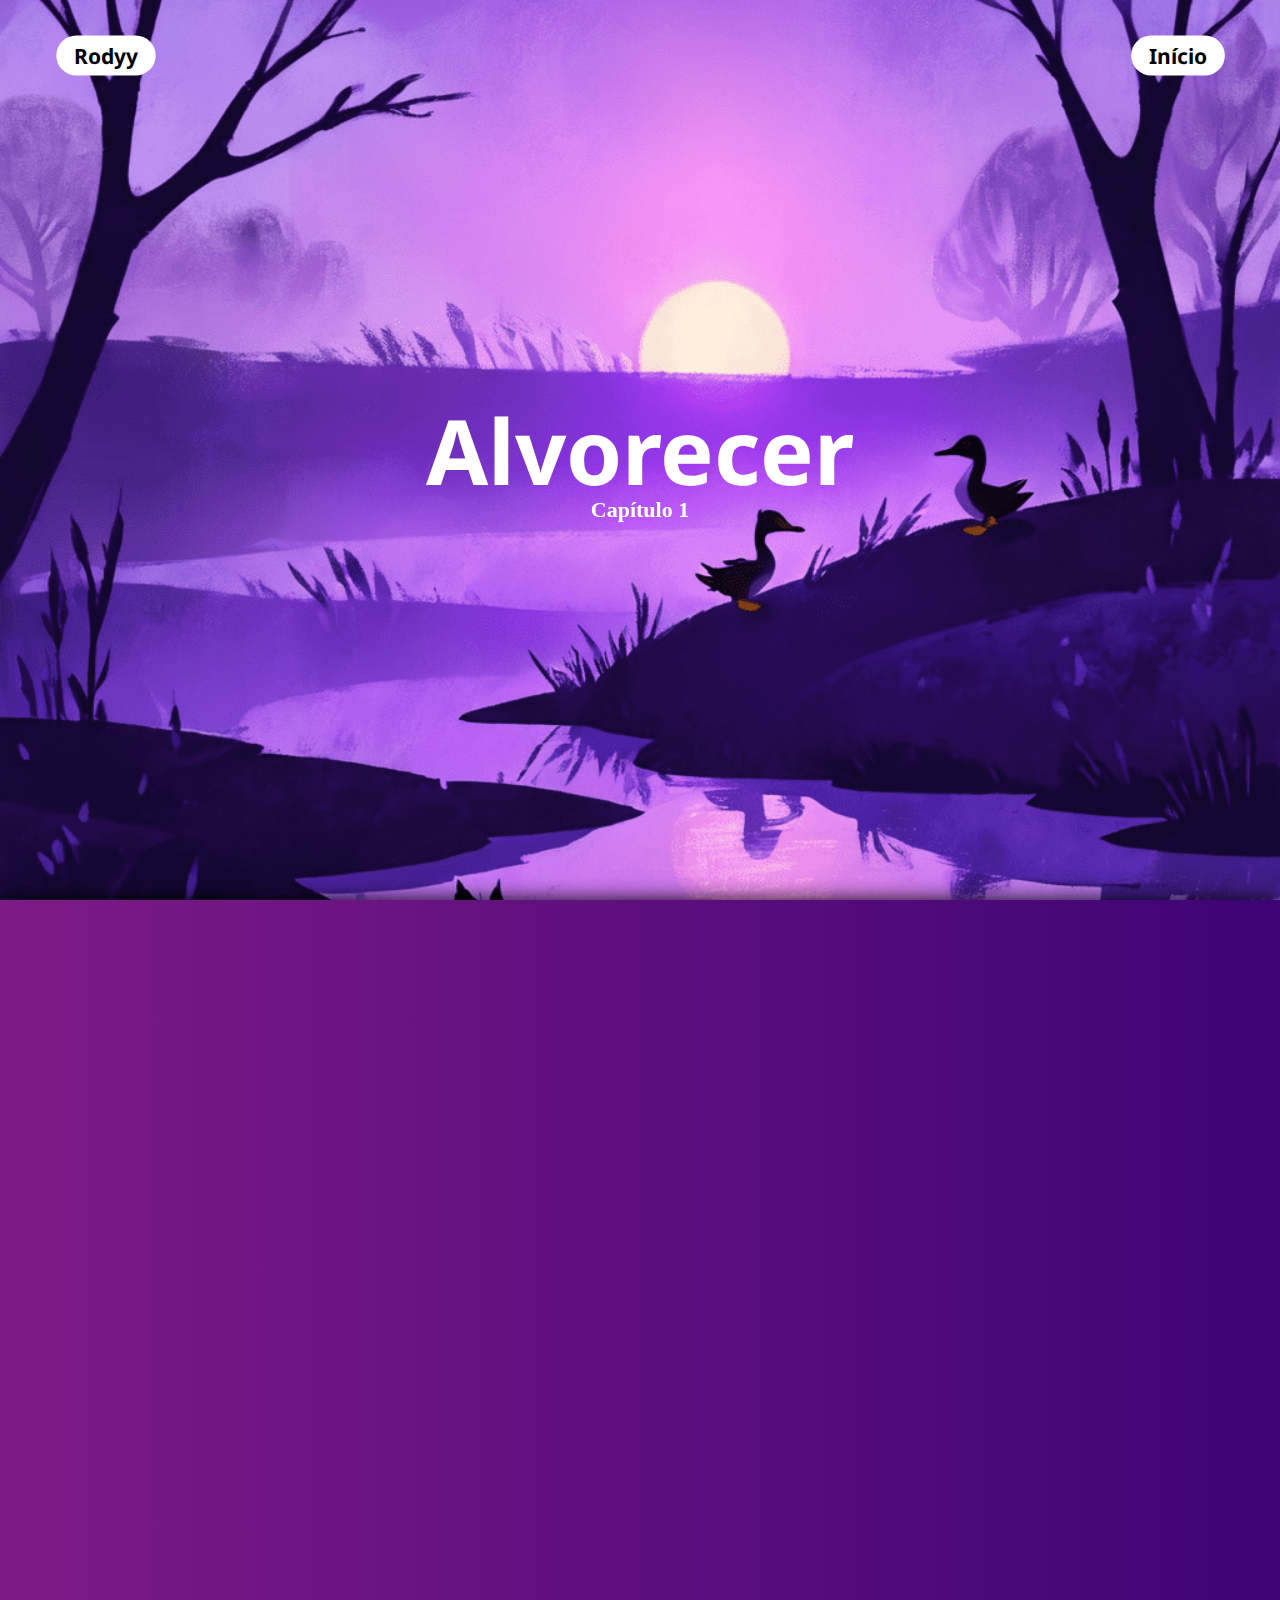
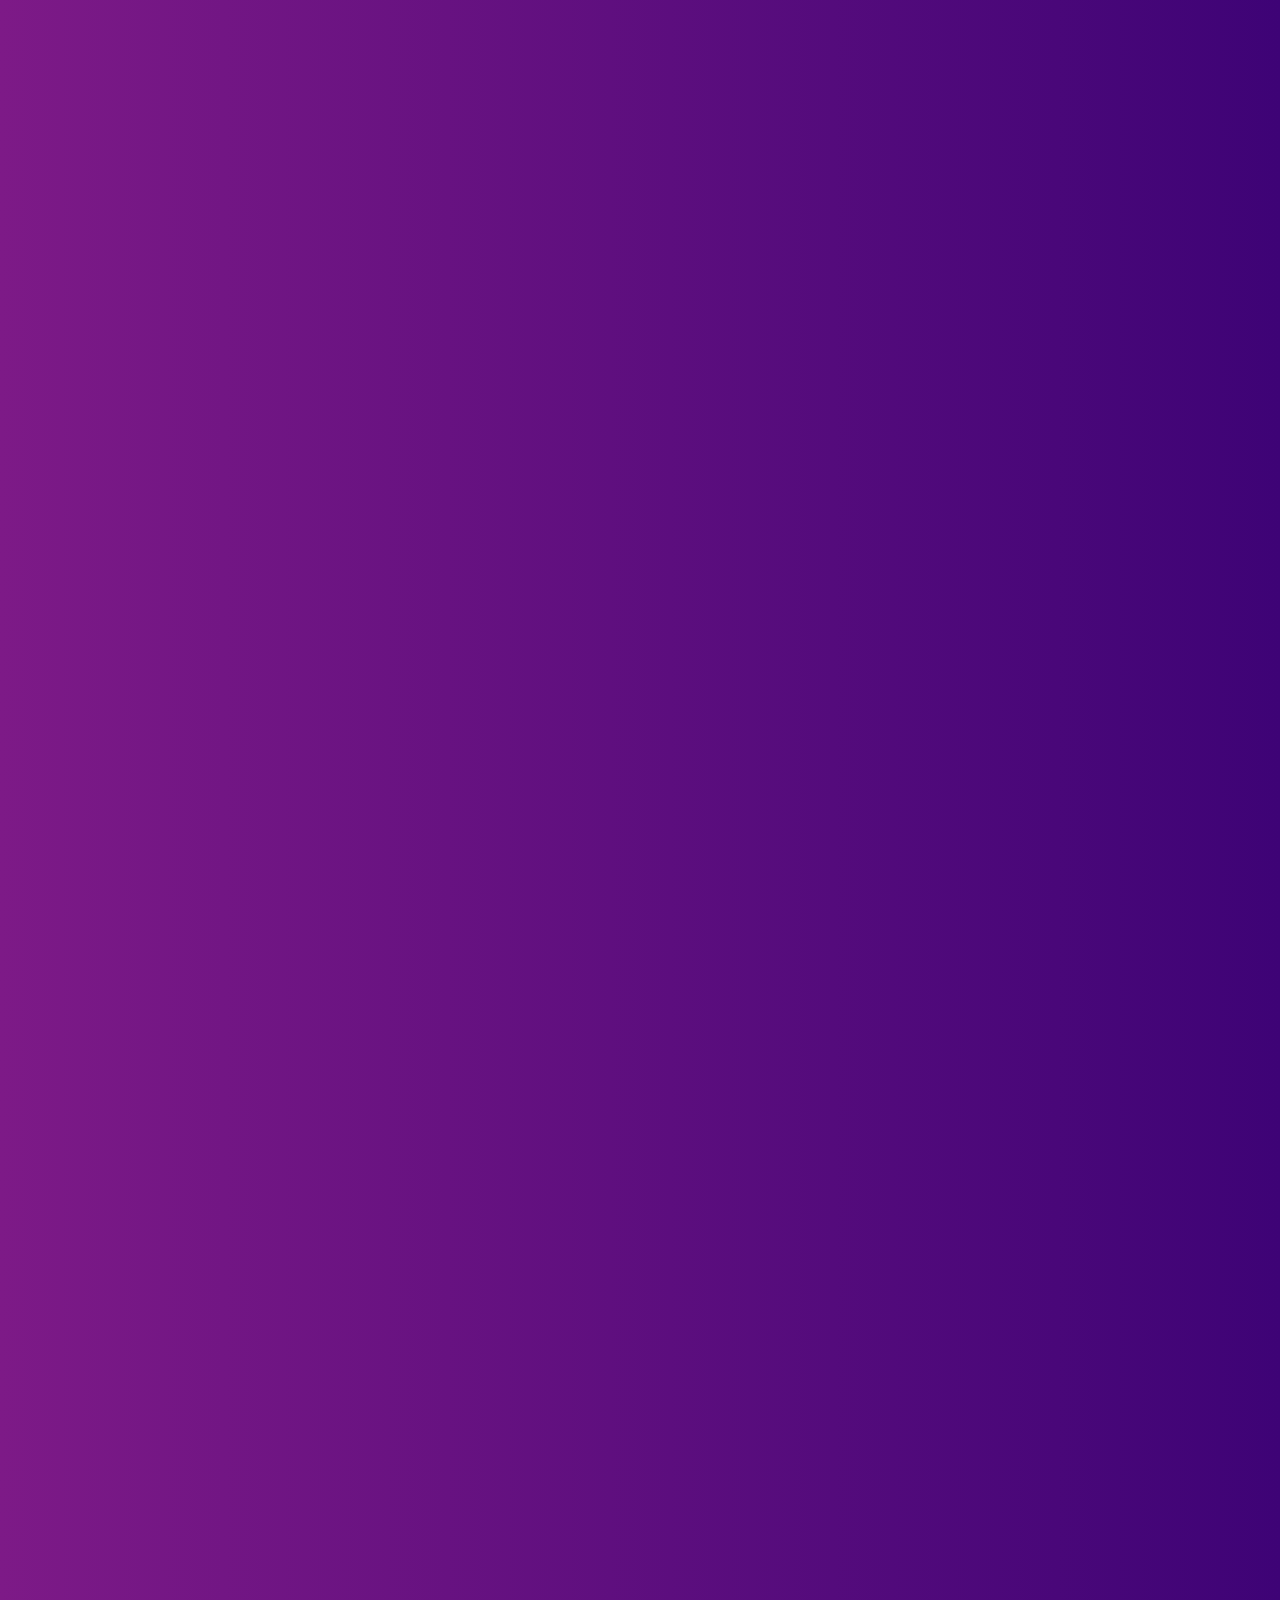
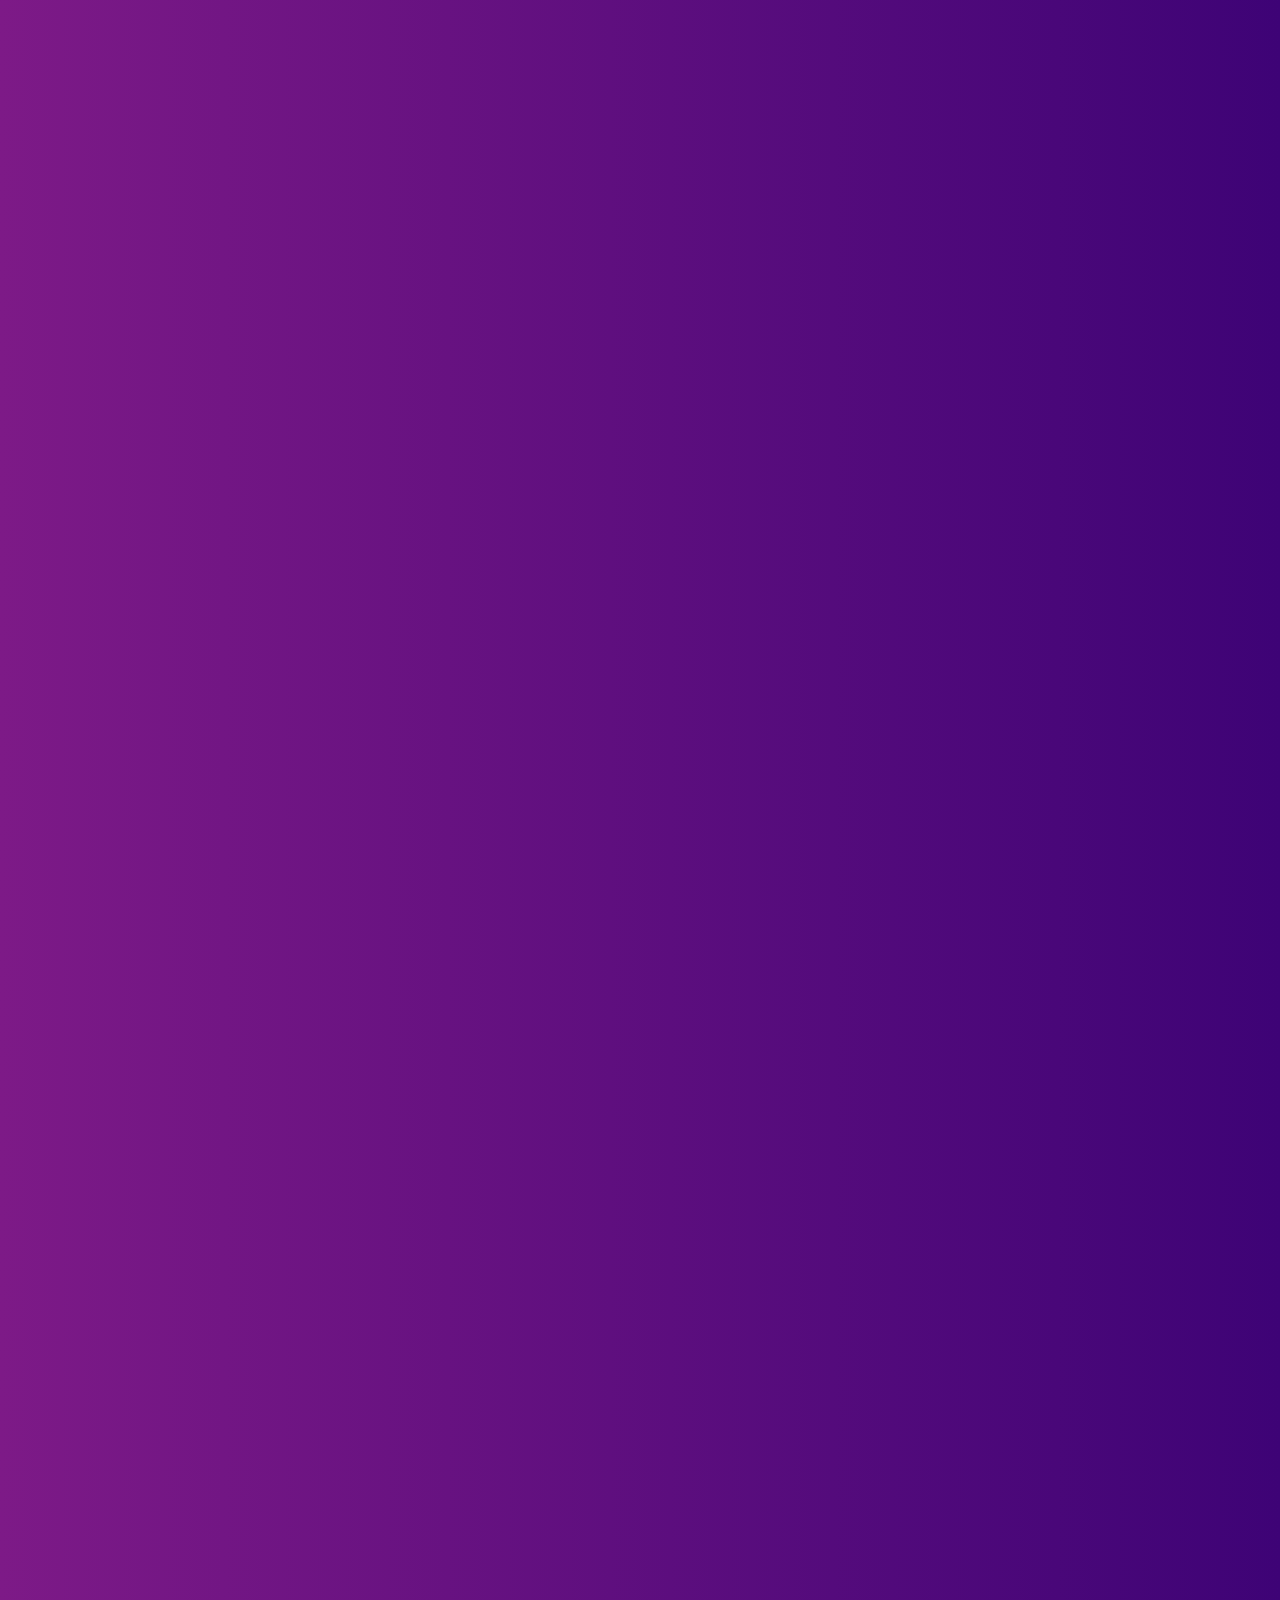
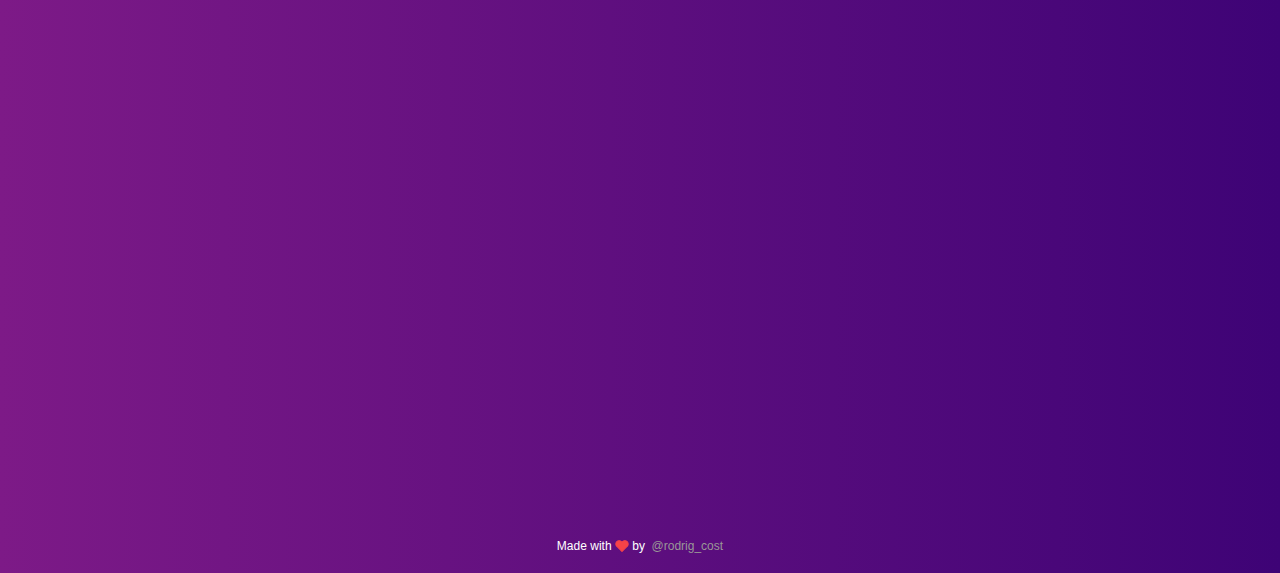
<file: chap1-br.html>
<!DOCTYPE html>
<html lang="pt-br">
  <head>
    <meta charset="UTF-8" />
    <meta name="viewport" content="width=device-width, initial-scale=1.0" />
    <link rel="stylesheet" href="./chapters.style.css" />
    <link rel="preconnect" href="https://fonts.googleapis.com" />
    <link rel="preconnect" href="https://fonts.gstatic.com" crossorigin />
    <link
      href="https://fonts.googleapis.com/css2?family=Noto+Sans&display=swap"
      rel="stylesheet"
    />
    <!-- lib - animation -->

    <link rel="stylesheet" href="https://unpkg.com/aos@next/dist/aos.css" />

    <!-- Add booststrap link -->
    <link
      href="https://cdn.jsdelivr.net/npm/bootstrap@5.3.2/dist/css/bootstrap.min.css"
      rel="stylesheet"
      integrity="sha384-T3c6CoIi6uLrA9TneNEoa7RxnatzjcDSCmG1MXxSR1GAsXEV/Dwwykc2MPK8M2HN"
      crossorigin="anonymous"
    />

    <title>Capítulo 1</title>
  </head>
  <body>
    <header class="navbar-h">
      <a
        href="https://github.com/Rodrygocost"
        target="_blank"
        class="link-footer"
      >
        <h1 class="navLogo">Rodyy</h1>
      </a>
      <a href="./index.html">
        <h1 class="navHome">Início</h1>
      </a>
    </header>
    <div class="main-parallax" id="main-parallax">
      <h1 class="parallax-tittle" id="main-text" data-aos="zoom-in-up"
      data-aos-easing="linear"
      data-aos-duration="1500">Alvorecer</h1>
      <p class="parallax-subtittle" data-aos="zoom-in-up"
      data-aos-easing="linear"
      data-aos-duration="1500">Capítulo 1</p>
    </div>
    <div class="main-text">
      <div class="main-blur" data-aos="fade-up"
      data-aos-easing="linear"
      data-aos-duration="1200">
        <h1 class="history-tittle">Capítulo 1</h1>
        <p class="history-text">
          Às vezes, acordamos todos os dias e nos deparamos com muitos
          problemas e dificuldades, sejam eles grandes barreiras ou sejam
          eles pequenos muros. A verdade é que nunca paramos para pensar
          na maneira como escolhemos lidar com isso tudo e na forma como
          isso nos afeta.<br>
          Em um tempo passado muito distante do nosso, que veio muito antes
          da criação do próprio tempo e da contagem dos anos. Os primeiros
          seres a serem criados foram os descendentes do sol junto aos
          descendentes da lua, ambos os povos tinham suas próprias formas 
          e maneiras de agir e pensar. Os filhos do sol brilhavam de uma
          forma intensa carregando a luz de seus ancestrais, já com os
          filhos da lua podemos notar toda a delicadeza e brilho lunares.
          <br>Mas como não tinham sua própria luz, era comum que refletissem
          o brilho dos filhos do sol para que ambos possam viver sempre
          juntos, juntos e, ao mesmo tempo, distantes, pois talvez o fato
          mais intrigante sobre essa estranha terra, seria o fato de 
          que todos sempre soubessem que na realidade os dois lados deste
          mesmo mundo eram separados por uma barreira que não podia ser
          vista ou tocada, que partia do centro da terra se estendendo 
          até o lar dos seres celestiais bem no alto dos céus, e que caso 
          alguém ousasse tocar nessa barreira, a ira dos celestiais 
          cairia imediatamente sobre eles que seriam imediatamente punidos 
          tendo suas vidas completamente apagadas no mesmo instante, o que
          os separaria para toda a eternidade, dessa forma mesmo que 
          esses seres precisassem muito um do outro, eles nunca sequer 
          trocavam alguns olhares entre si, não por um motivo ruim, mas 
          por não terem escolha a não ser respeitar a vontade dos seres 
          celestiais de deixar ambos os lados separados, já que eles de 
          forma alguma podiam fazer nada que pudesse de fato mudar isso.
        </p>
        <img class="history-img" src="./img/FT1.jpg" data-aos="flip-left"
        data-aos-easing="linear"
        data-aos-duration="1200">
        <p class="history-text">Mas aparentemente às vezes existem aqueles que sempre pensam
          um pouco fora do padrão, aqueles que sempre querem buscar um
          jeito ou uma forma diferente de fazer algo ao invés de apenas
          aceitar o modo como todos querem que algo seja feito, não que
          isso seja uma coisa ruim, longe disso, acho que o mundo talvez
          poderia ser um pouco mais assim para variar.
          <br>
          Acontece que em certo dia acabamos dando de cara com um
          certo descendente do sol que pode se encaixar muito bem nessa
          classe de viver sempre além de sua própria mente, um até então
          comum rapaz que podemos chamar de Sunset (pôr-do-sol) estava
          andando por aí perdido nos seus próprios pensamentos quando de
          repente se deparou com uma cena curiosa de uma garota observando
          uma árvore e anotando tudo em seu simples caderno, essa garota
          era uma descendente da lua, isso mesmo, do outro lado do muro.
          Uma cena que deixou Sunset bastante intrigado e pensativo, ele
          ficou observando durante um tempo, até perceber que a garota 
          estava, na verdade, anotando o comportamento de algumas aves que
          viviam naquela árvore, esse fato o intrigou, já que uma cena
          como aquela não era uma coisa muito comum de acontecer para os 
          seres daquela época, por isso, ele então acreditou ao perceber 
          que finalmente tinha encontrado alguém que pensasse mais além 
          assim como ele fazia.<br>
          Sunset se aproximou do muro e cumprimentou a garota com um belo
          sorriso, ela parecia encantada e acabou devolvendo a gentileza.
          Naquele momento Sunset acabou puxando um livro de seu bolso, um
          pequeno livro de poemas escolhendo o seu preferido e mostrando
          para ela, ela parecia confusa com tudo aquilo, nesse momento ele
          acabou apontando para a garota como se ele estivesse questionando
          ela sobre qual seria o seu nome, foi quando ela levantou o seu
          caderno com o nome escrito. Sunset se deparou com letras muito
          diferentes contendo formas e linhas únicas, até perceber que na
          verdade eles tinham linguagens totalmente diferentes.<br>
          O que Sunset pode fazer então para saber mais sobre a moça que 
          tanto chamou a sua atenção? Seria esse um sinal de que, na verdade
          os seres celestiais não queriam que os dois se conhecessem? Poderia
          ser esse, então, um segundo muro que separava os dois?</p>
          <img class="history-img" src="./img/FT2.jpg" data-aos="flip-left"
          data-aos-easing="linear"
          data-aos-duration="1200">
          <p class="history-text">
            Foi quando a garota observou a reação confusa dele com sua resposta,
            que ela entendeu se tratarem de dois idiomas totalmente diferentes 
            o que a fez pensar um pouco e chamar a sua atenção, Sunset observou
            lentamente enquanto a garota apontava para si mesma para logo depois
            apontar para a luz da lua refletida em uma poça de água no chão do
            outro lado do muro, com seu intelecto avançado, Sunset entendeu que
            aquela garota se chamava Moonlight (Luz-do-luar) que o fez no mesmo
            momento apontar para si e logo em seguida fazer um sinal que
            parecia pedir para que ela o esperasse. Em seguida os dois olharam 
            atentamente e perceberam que o sol começava a sumir pelo horizonte, 
            já que ambos passaram a tarde toda conversando, e foi aqui se Sunset 
            apontou para si e depois para o sol que lentamente descia pelo 
            horizonte, Moonligth imediatamente entendeu e reconheceu o seu nome
            como Sunset (Pôr-do-sol) dando um belo sorriso. Naquele mundo, sol e
            lua apenas nasciam em ambos os lados correspondestes aos seus filhos,
            enquanto o sol nascia e depois descia novamente pelo mesmo lado, a 
            lua fazia o mesmo, de alguma forma os seres celestiais desse mundo no
            fim fizeram com que a lua fosse capaz de guardar parte da luz solar 
            para poder usar durante a noite, uma característica única e de 
            certa forma inexplicável dessa terra estranhamente bem organizada.
          </p>
          <img class="history-img" src="./img/FT3.jpg" data-aos="flip-left"
          data-aos-easing="linear"
          data-aos-duration="1200">
      </div>
      
      <div class="next-chap" >
      <a href="./chap-2-br.html" class="next-chap-btn">
        <!-- data-aos="zoom-in-up"
        data-aos-easing="linear"
        data-aos-duration="1300" -->
        <button type="button" class="btn btn-outline-light read-btn"  data-aos="zoom-in-up"
        data-aos-easing="linear"
        data-aos-duration="1000">
          Proxímo capítulo ➜
        </button>
      </a>
    </div>
      <footer class="footer">
        Made with
        ‎
        <svg
          xmlns="http://www.w3.org/2000/svg"
          width="14"
          height="14"
          viewBox="0 0 24 24"
          fill="#f64348"
          stroke="#f64348"
          stroke-width="2"
          stroke-linecap="round"
          stroke-linejoin="round"
        >
          <path
            d="M20.84 4.61a5.5 5.5 0 0 0-7.78 0L12 5.67l-1.06-1.06a5.5 5.5 0 0 0-7.78 7.78l1.06 1.06L12 21.23l7.78-7.78 1.06-1.06a5.5 5.5 0 0 0 0-7.78z"
          ></path>
        </svg>
        ‎
        by
        ‎

        <a
          href="https://github.com/Rodrygocost"
          target="_blank"
          class="link-footer"
        >
        ‎ @rodrig_cost</a
        
      </footer>
    </div>

         <!-- Add bootstrap script -->
    <script
    src="https://cdn.jsdelivr.net/npm/bootstrap@5.3.2/dist/js/bootstrap.bundle.min.js"
    integrity="sha384-C6RzsynM9kWDrMNeT87bh95OGNyZPhcTNXj1NW7RuBCsyN/o0jlpcV8Qyq46cDfL"
    crossorigin="anonymous"
  ></script>


        <!-- lib animation - js -->

        <script src="https://unpkg.com/aos@next/dist/aos.js"></script>
        <script>
          AOS.init();
        </script>
  </body>
</html>
</file>
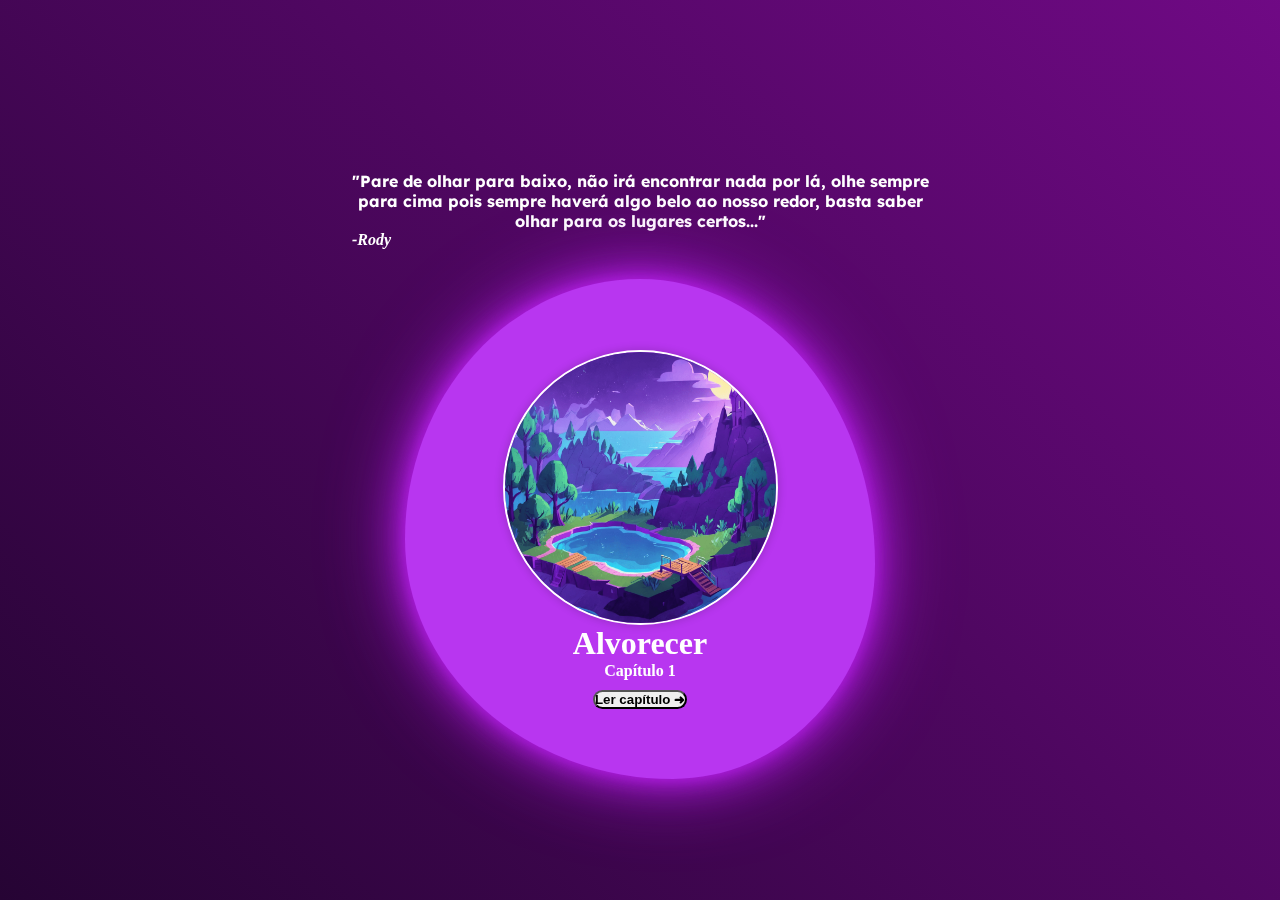
<file: z-br-page.html>
<!DOCTYPE html>
<html lang="pt-br">
  <head>
    <meta charset="UTF-8" />
    <meta name="viewport" content="width=device-width, initial-scale=1.0" />
    <link
      href="https://fonts.googleapis.com/css2?family=Pacifico&family=Roboto&display=swap"
      rel="stylesheet"
    />
    <link rel="preconnect" href="https://fonts.googleapis.com" />
    <link rel="preconnect" href="https://fonts.gstatic.com" crossorigin />
    <link
      href="https://fonts.googleapis.com/css2?family=Lexend&display=swap"
      rel="stylesheet"
    />
    <link rel="preconnect" href="https://fonts.googleapis.com" />
    <link rel="preconnect" href="https://fonts.gstatic.com" crossorigin />

    <!-- Add booststrap link -->
    <link
      href="https://cdn.jsdelivr.net/npm/bootstrap@5.3.2/dist/css/bootstrap.min.css"
      rel="stylesheet"
      integrity="sha384-T3c6CoIi6uLrA9TneNEoa7RxnatzjcDSCmG1MXxSR1GAsXEV/Dwwykc2MPK8M2HN"
      crossorigin="anonymous"
    />

    <!-- lib - animation -->

    <link rel="stylesheet" href="https://unpkg.com/aos@next/dist/aos.css" />

    <!-- css -->
    <link rel="stylesheet" href="./home.css" />
    <title>Principal</title>
  </head>
  <body>
    <div
      class="message"
      data-aos="zoom-in-down"
      data-aos-easing="ease-out-cubic"
      data-aos-duration="2000"
    >
      <p class="sub-msg">
        "Pare de olhar para baixo, não irá encontrar nada por lá, olhe sempre
        para cima pois sempre haverá algo belo ao nosso redor, basta saber olhar
        para os lugares certos..."
      </p>
      <p class="em"><em>-Rody</em></p>
    </div>
    <div
      class="countainer-card"
      data-aos="zoom-in-up"
      data-aos-easing="ease-out-cubic"
      data-aos-duration="2000"
    >
      <img class="c-card-img" src="./img/alvorecer icon.png" />
      <h1 class="c-card-tittle">Alvorecer</h1>
      <p class="c-card-subtittle">Capítulo 1</p>
      <a href="./chap1-br.html">
        <button type="button" class="btn btn-outline-light read-btn">
          Ler capítulo ➜
        </button>
      </a>
    </div>

    <!-- Add bootstrap script -->
    <script
      src="https://cdn.jsdelivr.net/npm/bootstrap@5.3.2/dist/js/bootstrap.bundle.min.js"
      integrity="sha384-C6RzsynM9kWDrMNeT87bh95OGNyZPhcTNXj1NW7RuBCsyN/o0jlpcV8Qyq46cDfL"
      crossorigin="anonymous"
    ></script>

    <!-- add lib animation -->

    <!-- lib animation - js -->

    <script src="https://unpkg.com/aos@next/dist/aos.js"></script>
    <script>
      AOS.init();
    </script>
  </body>
</html>
</file>
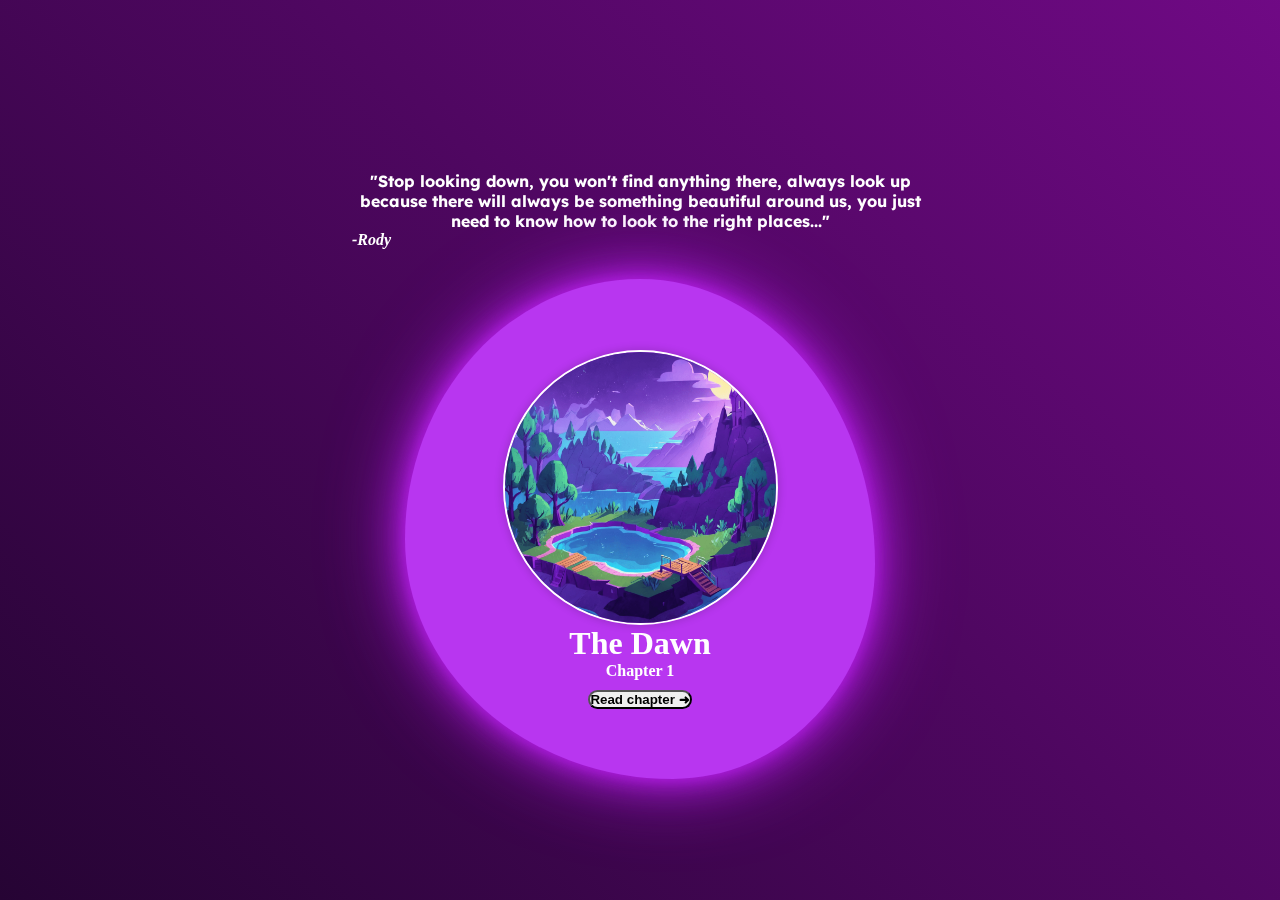
<file: z-eng-page.html>
<!DOCTYPE html>
<html lang="eng-eua">
  <head>
    <meta charset="UTF-8" />
    <meta name="viewport" content="width=device-width, initial-scale=1.0" />
    <link
      href="https://fonts.googleapis.com/css2?family=Pacifico&family=Roboto&display=swap"
      rel="stylesheet"
    />
    <link rel="preconnect" href="https://fonts.googleapis.com" />
    <link rel="preconnect" href="https://fonts.gstatic.com" crossorigin />
    <link
      href="https://fonts.googleapis.com/css2?family=Lexend&display=swap"
      rel="stylesheet"
    />
    <link rel="preconnect" href="https://fonts.googleapis.com" />
    <link rel="preconnect" href="https://fonts.gstatic.com" crossorigin />

    <!-- Add booststrap link -->
    <link
      href="https://cdn.jsdelivr.net/npm/bootstrap@5.3.2/dist/css/bootstrap.min.css"
      rel="stylesheet"
      integrity="sha384-T3c6CoIi6uLrA9TneNEoa7RxnatzjcDSCmG1MXxSR1GAsXEV/Dwwykc2MPK8M2HN"
      crossorigin="anonymous"
    />

    <!-- lib - animation -->

    <link rel="stylesheet" href="https://unpkg.com/aos@next/dist/aos.css" />

    <!-- css -->
    <link rel="stylesheet" href="./home.css" />
    <title>Home</title>
  </head>
  <body>
    <div
      class="message"
      data-aos="zoom-in-down"
      data-aos-easing="ease-out-cubic"
      data-aos-duration="2000"
    >
      <p class="sub-msg">
        "Stop looking down, you won't find anything there, always look up
        because there will always be something beautiful around us, you just
        need to know how to look to the right places..."
      </p>
      <p class="em"><em>-Rody</em></p>
    </div>
    <div
      class="countainer-card"
      data-aos="zoom-in-up"
      data-aos-easing="ease-out-cubic"
      data-aos-duration="2000"
    >
      <img class="c-card-img" src="./img/alvorecer icon.png" />
      <h1 class="c-card-tittle">The Dawn</h1>
      <p class="c-card-subtittle">Chapter 1</p>
      <a href="./chap-1-eng.html">
        <button type="button" class="btn btn-outline-light read-btn">
          Read chapter ➜
        </button>
      </a>
    </div>

    <!-- Add bootstrap script -->
    <script
      src="https://cdn.jsdelivr.net/npm/bootstrap@5.3.2/dist/js/bootstrap.bundle.min.js"
      integrity="sha384-C6RzsynM9kWDrMNeT87bh95OGNyZPhcTNXj1NW7RuBCsyN/o0jlpcV8Qyq46cDfL"
      crossorigin="anonymous"
    ></script>

    <!-- add lib animation -->

    <!-- lib animation - js -->

    <script src="https://unpkg.com/aos@next/dist/aos.js"></script>
    <script>
      AOS.init();
    </script>
  </body>
</html>
</file>
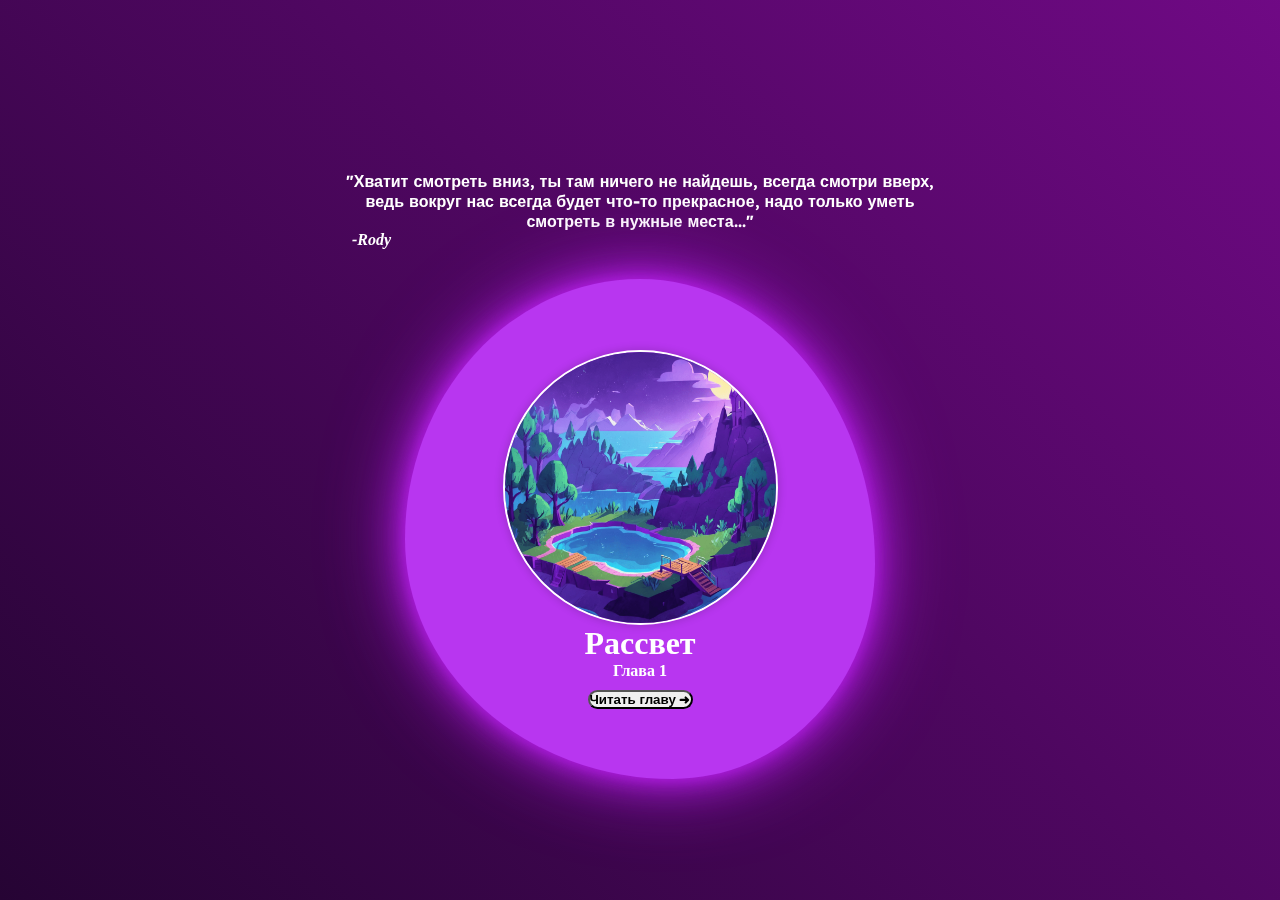
<file: z-russ-page.html>
<!DOCTYPE html>
<html lang="rus-urss">
  <head>
    <meta charset="UTF-8" />
    <meta name="viewport" content="width=device-width, initial-scale=1.0" />
    <link
      href="https://fonts.googleapis.com/css2?family=Pacifico&family=Roboto&display=swap"
      rel="stylesheet"
    />
    <link rel="preconnect" href="https://fonts.googleapis.com" />
    <link rel="preconnect" href="https://fonts.gstatic.com" crossorigin />
    <link
      href="https://fonts.googleapis.com/css2?family=Lexend&display=swap"
      rel="stylesheet"
    />
    <link rel="preconnect" href="https://fonts.googleapis.com" />
    <link rel="preconnect" href="https://fonts.gstatic.com" crossorigin />

    <!-- Add booststrap link -->
    <link
      href="https://cdn.jsdelivr.net/npm/bootstrap@5.3.2/dist/css/bootstrap.min.css"
      rel="stylesheet"
      integrity="sha384-T3c6CoIi6uLrA9TneNEoa7RxnatzjcDSCmG1MXxSR1GAsXEV/Dwwykc2MPK8M2HN"
      crossorigin="anonymous"
    />

    <!-- lib - animation -->

    <link rel="stylesheet" href="https://unpkg.com/aos@next/dist/aos.css" />

    <!-- js - alerts -->

    <script src="./alert.js" defer></script>
    <!-- css -->
    <link rel="stylesheet" href="./home.css" />
    <title>Главное меню</title>
  </head>
  <body>
    <div
      class="message"
      data-aos="zoom-in-down"
      data-aos-easing="ease-out-cubic"
      data-aos-duration="2000"
    >
      <p class="sub-msg">
        "Хватит смотреть вниз, ты там ничего не найдешь, всегда смотри вверх,
        ведь вокруг нас всегда будет что-то прекрасное, надо только уметь
        смотреть в нужные места..."
      </p>
      <p class="em"><em>-Rody</em></p>
    </div>
    <div
      class="countainer-card"
      data-aos="zoom-in-up"
      data-aos-easing="ease-out-cubic"
      data-aos-duration="2000"
    >
      <img class="c-card-img" src="./img/alvorecer icon.png" />
      <h1 class="c-card-tittle">Pассвет</h1>
      <p class="c-card-subtittle">Глава 1</p>
      <a href="./chap-1-rus.html">
        <button type="button" class="btn btn-outline-light read-btn">
          Читать главу ➜
        </button>
      </a>
    </div>

    <!-- Add bootstrap script -->
    <script
      src="https://cdn.jsdelivr.net/npm/bootstrap@5.3.2/dist/js/bootstrap.bundle.min.js"
      integrity="sha384-C6RzsynM9kWDrMNeT87bh95OGNyZPhcTNXj1NW7RuBCsyN/o0jlpcV8Qyq46cDfL"
      crossorigin="anonymous"
    ></script>

    <!-- add lib animation -->

    <!-- lib animation - js -->

    <script src="https://unpkg.com/aos@next/dist/aos.js"></script>
    <script>
      AOS.init();
    </script>
  </body>
</html>
</file>
<file: linguage.style.css>
* {
  padding: 0;
  margin: 0;
  box-sizing: border-box;
}

body {
  display: flex;
  justify-content: center;
  align-items: center;
  min-height: 100vh;
  background-image: url(./img/cartoon\ background.png);
  background-position: center;
  background-repeat: no-repeat;
  background-size: cover;
  color: #fff;
}

p {
  font-family: "Roboto", sans-serif;
  font-weight: bold;
}

.tittle {
  margin-bottom: 55px;
  font-family: "Pacifico", cursive, sans-serif;
}

/* flags */
.country-flags {
  width: 110px;
  object-fit: cover;
  border: solid rgba(43, 42, 42, 0.2) 2px;
  border-radius: 1rem;
  margin-bottom: 7px;
}

.country-flags:hover {
  transition: 0.5s;
  scale: 1.25;
}

.flag-c {
  display: flex;
  flex-direction: column;
  align-items: center;
  margin: 0 17px;
}

/* container */

.container {
  display: flex;
  flex-direction: column;
  justify-content: center;
  align-items: center;
  border-radius: 3rem;
  background: transparent;
  backdrop-filter: blur(5px);
  box-shadow: 0 0 10px rgb(0, 0, 0, 0.2);
  border: 2px solid rgba(255, 255, 255, 0.2);
  max-width: 500px;
  padding: 30px;
  position: absolute;
}

.container-flags {
  display: flex;
  flex-direction: row;
  position: relative;
}

.flag-subtittle {
  display: flex;
  flex-direction: row;
  gap: 190px;
  margin: 2px;
}

.duck {
  display: flex;
  justify-content: center;
  text-align: center;
  margin-top: 20px;
  margin-bottom: 0;

  img {
    max-width: 70px;
    height: auto;
  }
}
/* footer */

footer {
  margin-bottom: 0;
  margin-top: 30px;
  text-align: center;
  font-family: "Roboto", sans-serif;
  text-underline-offset: none;
}

.footerimage {
  height: 1.2rem;
  width: 1.25rem;
  padding-bottom: 0rem;
}

.link-footer {
  text-decoration: none;
  color: #9a9797;
  text-decoration-line: none;
}

.link-footer:hover {
  text-decoration-line: underline;
}

/* media querry */

@media (max-width: 800px) {
  .country-flags {
    width: 70px;
  }

  .flag-c {
    margin: 0 15px;
  }

  .container {
    width: 350px;
  }

  .flag-subtittle {
    font-size: 11px;
  }

  footer {
    font-size: 10px;
  }
}

@media (max-width: 550px) {
  .country-flags {
    width: 60px;
  }

  .flag-c {
    margin: 0 10px;
  }

  .container {
    width: 280px;
  }

  .flag-subtittle {
    font-size: 11px;
  }

  .tittle {
    font-size: 20px;
  }

  footer {
    font-size: 10px;
  }

  .duck {
    img {
      width: 50px;
      height: auto;
    }
  }
}

@media (max-width: 400px) {
  .country-flags {
    width: 40px;
  }

  .flag-c {
    margin: 0 8px;
  }

  .container {
    width: 230px;
  }

  .flag-subtittle {
    font-size: 8px;
  }

  .tittle {
    font-size: 18px;
    margin-bottom: 40px;
  }

  footer {
    font-size: 7px;
  }

  .duck {
    img {
      width: 40px;
      height: auto;
    }
  }
}
</file>
<file: chapters.style.css>
* {
  margin: 0;
  padding: 0;
  box-sizing: border-box;
}

body {
  min-height: 100vh;
}

a {
  color: #fff;
  text-decoration: none;
}
/* containers */

.navbar-h {
  width: 100%;
  height: 10%;
  padding: 35px;
  display: flex;
  justify-content: space-between;
  align-items: center;
  background-color: transparent;
  color: #fff;
  position: absolute;
  font-family: "Noto Sans", sans-serif;
  font-weight: bold;
  font-size: 12px;
}

.main-parallax {
  display: flex;
  flex-direction: column;
  min-width: auto;
  min-height: 100vh;
  justify-content: center;
  align-items: center;
  background-image: url(./img/bg-parallax-1.png);
  background-position: center;
  background-repeat: no-repeat;
  background-size: cover;
  background-attachment: fixed;
}

.main-text {
  display: flex;
  width: auto;
  min-height: 100vh;
  justify-content: center;
  align-items: center;
  flex-direction: column;

  /* bg */

  background: -webkit-linear-gradient(left, #7d1a87, #3e0376);
  background: -moz-linear-gradient(left, #7d1a87, #3e0376);
  background: -ms-linear-gradient(left, #7d1a87, #3e0376);
  background: -o-linear-gradient(left, #7d1a87, #3e0376);
  background: linear-gradient(to right, #7d1a87, #3e0376);
  box-shadow: 0 0 20px #000;
}

.main-blur {
  display: flex;
  flex-direction: column;
  align-items: center;
  color: #fff;
  margin-top: 200px;
  margin-bottom: 100px;
  padding: 100px;
  width: 900px;
  height: 4000px;
  border-radius: 3rem;
  background: transparent;
  backdrop-filter: blur(15px);
  box-shadow: 0 0 10px rgb(0, 0, 0, 0.2);
  border: 2px solid rgba(255, 255, 255, 0.2);
}

.blur-2 {
  width: 900px;
  height: 4750px;
}
/* img */

.history-img {
  width: 400px;
  height: 400px;
  object-fit: cover;
  object-position: center;
  border-radius: 50%;
  margin: 80px 0;
  box-shadow: 0 0 10px #000;
}

/* texts */

.history-tittle {
  margin-bottom: 100px;
}

.parallax-tittle {
  color: #fff;
  font-family: "Noto Sans", sans-serif;
  font-size: 90px;
  font-weight: bold;
  position: absolute;
  animation: float 3s ease-in-out infinite;
}

.navbar-h a {
  background-color: #fff;
  text-decoration: none;
  border-radius: 1000px;
  font-weight: bold;
  margin-top: 20px;
  padding: 8px 20px;
  color: #000;
  scale: 0.7;
}

.navHome,
.navLogo {
  padding: 0 5px;
  font-size: 30px;
  font-weight: bold;
}

.navbar-h a:hover {
  transition: all 0.5s ease;
  background-color: #000;
  color: #fff;
  text-decoration: none;
}

.parallax-subtittle {
  font-size: 22px;
  font-weight: bold;
  color: #fff;
  margin-top: 120px;
  animation: float 3s ease-in-out infinite;
}

.next-chap {
  top: 0;
  margin-top: 0;
  padding-top: 0;
  margin-bottom: 100px;
}

.read-btn {
  padding: 20 10px;
  border-radius: 22rem;
  font-weight: bold;
  margin-bottom: 20px;
}

.read-btn:hover {
  transition: 1s;
  box-shadow: 0 0 20px #fff;
}

.history-text {
  font-size: 18px;
  font-weight: bold;
  text-indent: 40px;
  text-align: justify;
}

@keyframes float {
  0%,
  100% {
    transform: translateY(0);
  }

  50% {
    transform: translateY(-25px);
  }
}

/* parallax */

.main-parallax {
  overflow: hidden;
}

/* footer */

footer {
  display: flex;
  margin-bottom: 20px;
  margin-top: 0px;
  text-align: end;
  justify-content: end;
  font-family: "Roboto", sans-serif;
  text-underline-offset: none;
  background: transparent;
  color: #fff;
  font-size: 12px;
}

.footerimage {
  height: 1.2rem;
  width: 1.25rem;
  padding-bottom: 0rem;
}

.link-footer {
  text-decoration: none;
  color: #9a9797;
  text-decoration-line: none;
}

.link-footer:hover {
  text-decoration-line: underline;
}

/* media querry */

@media (max-width: 1000px) {
  .main-blur {
    width: 700px;
    height: 4750px;
  }

  .blur-2 {
    height: 5650px;
  }
}

@media (max-width: 800px) {
  .main-blur {
    width: 500px;
    height: 3670px;
    padding: 55px;
  }

  .blur-2 {
    height: 4380px;
  }

  .history-img {
    width: 275px;
    height: 275px;
    margin: 70px;
  }

  .history-text {
    font-size: 14px;
  }

  .history-tittle {
    font-size: 38px;
    margin-bottom: 60px;
  }
}

@media (max-width: 580px) {
  .main-blur {
    width: 400px;
    height: 3250px;
    padding: 42px;
  }

  .blur-2 {
    height: 3950px;
  }

  .history-img {
    width: 250px;
    height: 250px;
    margin: 70px;
  }

  .history-text {
    font-size: 12px;
  }

  .history-tittle {
    font-size: 32px;
    margin-bottom: 55px;
  }
}

@media (max-width: 430px) {
  .main-blur {
    width: 300px;
    height: 4070px;
    padding: 42px;
  }

  .blur-2 {
    height: 4800px;
  }

  .history-img {
    width: 200px;
    height: 200px;
    margin: 70px;
  }

  .history-text {
    font-size: 12px;
  }

  .history-tittle {
    font-size: 32px;
    margin-bottom: 55px;
  }

  .parallax-tittle {
    font-size: 55px;
  }

  .parallax-subtittle {
    font-size: 10;
  }

  .navbar-h a {
    scale: 0.5;
  }
}

@media (max-width: 330px) {
  .main-blur {
    width: 260px;
    height: 4800px;
    padding: 42px;
  }

  .blur-2 {
    height: 5520px;
  }

  .history-img {
    width: 200px;
    height: 200px;
    margin: 70px;
  }

  .history-text {
    font-size: 12px;
  }

  .history-tittle {
    font-size: 20px;
    margin-bottom: 55px;
  }

  .parallax-tittle {
    font-size: 40px;
  }

  .parallax-subtittle {
    font-size: 5;
  }

  .navbar-h a {
    scale: 0.5;
    padding-left: 0px;
    font-size: 2px;
  }
}
</file>
<file: home.css>
* {
  margin: 0;
  padding: 0;
  box-sizing: border-box;
}

body {
  display: flex;
  flex-direction: column;
  justify-content: center;
  align-items: center;
  width: 100%;
  height: 100vh;
  /* background: rgb(147, 17, 185);
  background: linear-gradient(
    304deg,
    rgba(147, 17, 185, 1) 0%,
    rgba(147, 17, 185, 1) 0%,
    rgba(147, 17, 185, 1) 4%,
    rgba(26, 1, 38, 1) 91%,
    rgba(26, 0, 36, 1) 100%
  );

  background-position: center;
  background-repeat: no-repeat;
  background-size: cover; */
  background-image: linear-gradient(45deg, #260434, #a10dbb, #260434);
  background-size: 500% 100%;
  animation: gradient-moviment 5s infinite alternate;
  color: #fff;
}

@keyframes gradient-moviment {
  0% {
    background-position-x: 0%;
  }

  100% {
    background-position-x: 100%;
  }
}

/* message */

.message {
  width: 600px;
  height: auto;
  margin-top: 100px;
  margin-bottom: 30px;
  font-weight: bold;
}

.sub-msg {
  text-align: center;
  margin-bottom: 0;
  font-family: "Lexend", sans-serif;
}

.em {
  padding-left: 12px;
}

/* card */

.countainer-card {
  display: flex;
  flex-direction: column;
  justify-content: center;
  align-items: center;
  background-color: #b836f0;
  width: 470px;
  height: 500px;
  padding: 40 100px;
  border-radius: 50% 50% 43% 57% / 52% 57% 43% 48%;
  margin-bottom: 50px;
  box-shadow: 0 0 10px #a71cd5, 0 0 20px #a71cd5, 0 0 40px #a71cd5,
    0 0 80px #a71cd5;

  font-weight: bold;
}

.c-card-img {
  margin-top: 20px;
  width: 275px;
  border-radius: 50%;
  border: 2px solid #fff;
  box-shadow: 0 0 10px rgb(0, 0, 0, 0.2);
}

.c-card-img:hover {
  transition: 1s;
  box-shadow: 0 0 50px #fff;
}

.c-card-tittle {
  margin: 0;
}

.c-card-subtittle {
  margin-bottom: 10px;
}
/* btn */

.read-btn {
  padding: 20 10px;
  border-radius: 6rem;
  font-weight: bold;
  margin-bottom: 20px;
}

.read-btn:hover {
  transition: 1s;
  box-shadow: 0 0 20px #fff;
}

/* media querry */

@media (max-width: 800px) {
  .message {
    width: 350px;
    font-size: 12px;
    margin-top: 200px;
    margin-bottom: 0;
  }

  .c-card-img {
    width: 200px;
    margin-top: 30px;
  }

  .countainer-card {
    width: 370px;
    height: 500px;
    margin-bottom: 250px;
  }

  .read-btn {
    margin-bottom: 40px;
  }
}

@media (max-width: 500px) {
  .message {
    width: 290px;
    font-size: 12px;
    margin-top: 200px;
    margin-bottom: 0;
  }

  .c-card-img {
    width: 150px;
    margin-top: 60px;
  }

  .countainer-card {
    width: 280px;
    height: 300px;
    margin-bottom: 250px;
  }

  .read-btn {
    margin-bottom: 70px;
  }
}

@media (max-width: 390px) {
  .message {
    width: 200px;
    font-size: 10px;
    margin-top: 200px;
    margin-bottom: 0;
  }

  .c-card-img {
    width: 100px;
    margin-top: 60px;
  }

  .countainer-card {
    width: 220px;
    height: 250px;
    margin-bottom: 250px;
  }

  .read-btn {
    width: 100px;
    margin-bottom: 70px;
    font-size: 10px;
  }

  .c-card-tittle {
    font-size: 22px;
    margin-top: 3px;
  }

  .c-card-subtittle {
    font-size: 8px;
  }
}
</file>
